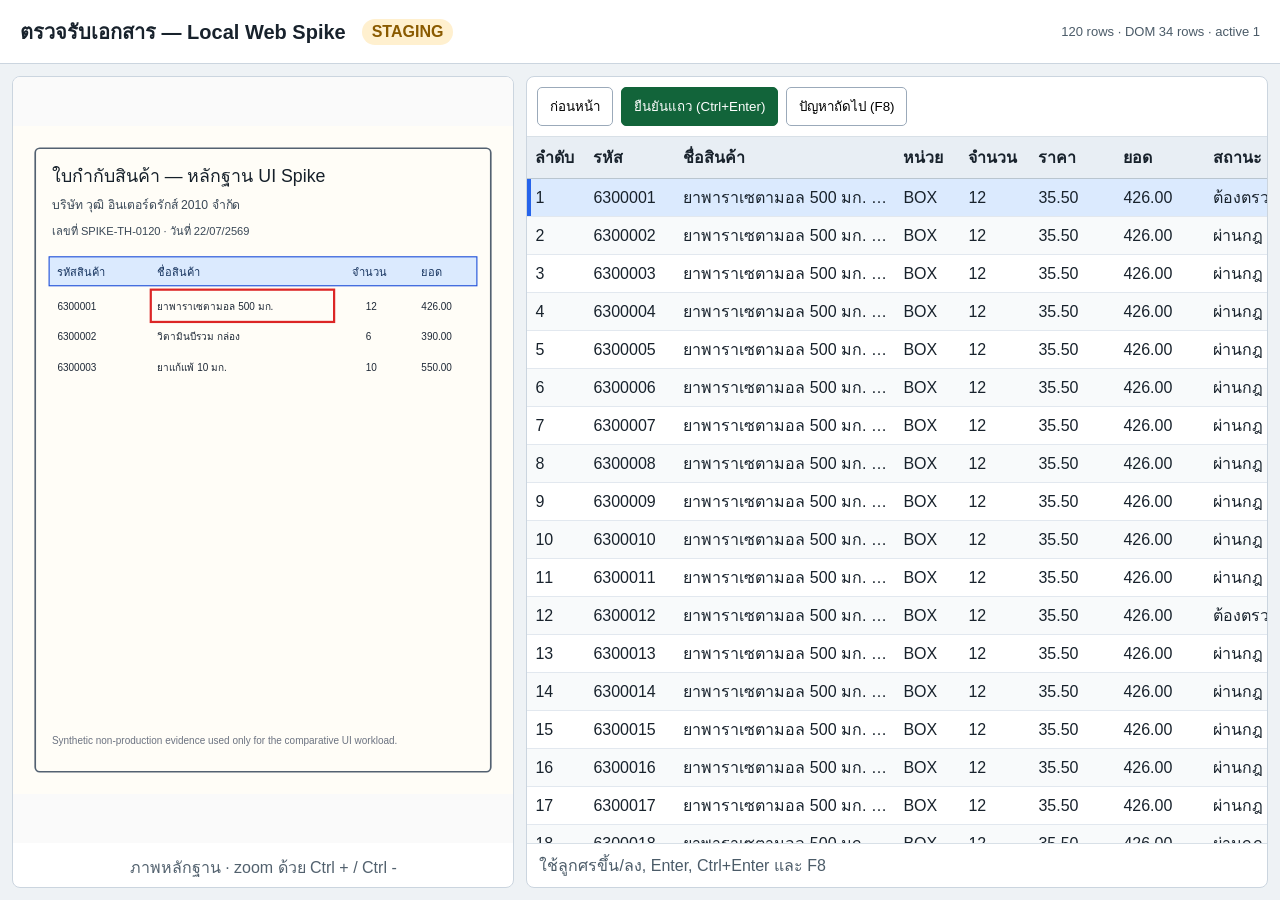
<file: spikes/ui_comparison/local_web/index.html>
<!doctype html>
<html lang="th">
<head>
  <meta charset="utf-8">
  <meta name="viewport" content="width=device-width,initial-scale=1">
  <title>OCR Inbound Local-Web Spike</title>
  <link rel="stylesheet" href="spike.css">
</head>
<body>
  <header><h1>ตรวจรับเอกสาร — Local Web Spike</h1><span class="badge">STAGING</span><output id="metrics"></output></header>
  <main>
    <section class="evidence"><img src="../evidence_invoice.svg" alt="ภาพต้นฉบับสำหรับหลักฐาน"><p>ภาพหลักฐาน · zoom ด้วย Ctrl + / Ctrl -</p></section>
    <section class="workspace">
      <div class="toolbar"><button id="previous">ก่อนหน้า</button><button id="confirm">ยืนยันแถว (Ctrl+Enter)</button><button id="next">ปัญหาถัดไป (F8)</button></div>
      <div id="grid" class="grid" role="grid" aria-label="รายการสินค้า 120 แถว" tabindex="0">
        <div class="grid-header" role="row"><span>ลำดับ</span><span>รหัส</span><span>ชื่อสินค้า</span><span>หน่วย</span><span>จำนวน</span><span>ราคา</span><span>ยอด</span><span>สถานะ</span></div>
        <div id="viewport" class="viewport"><div id="spacer"></div><div id="rows"></div></div>
      </div>
      <aside id="status" aria-live="polite">ใช้ลูกศรขึ้น/ลง, Enter, Ctrl+Enter และ F8</aside>
    </section>
  </main>
  <script src="spike.js"></script>
</body>
</html>
</file>
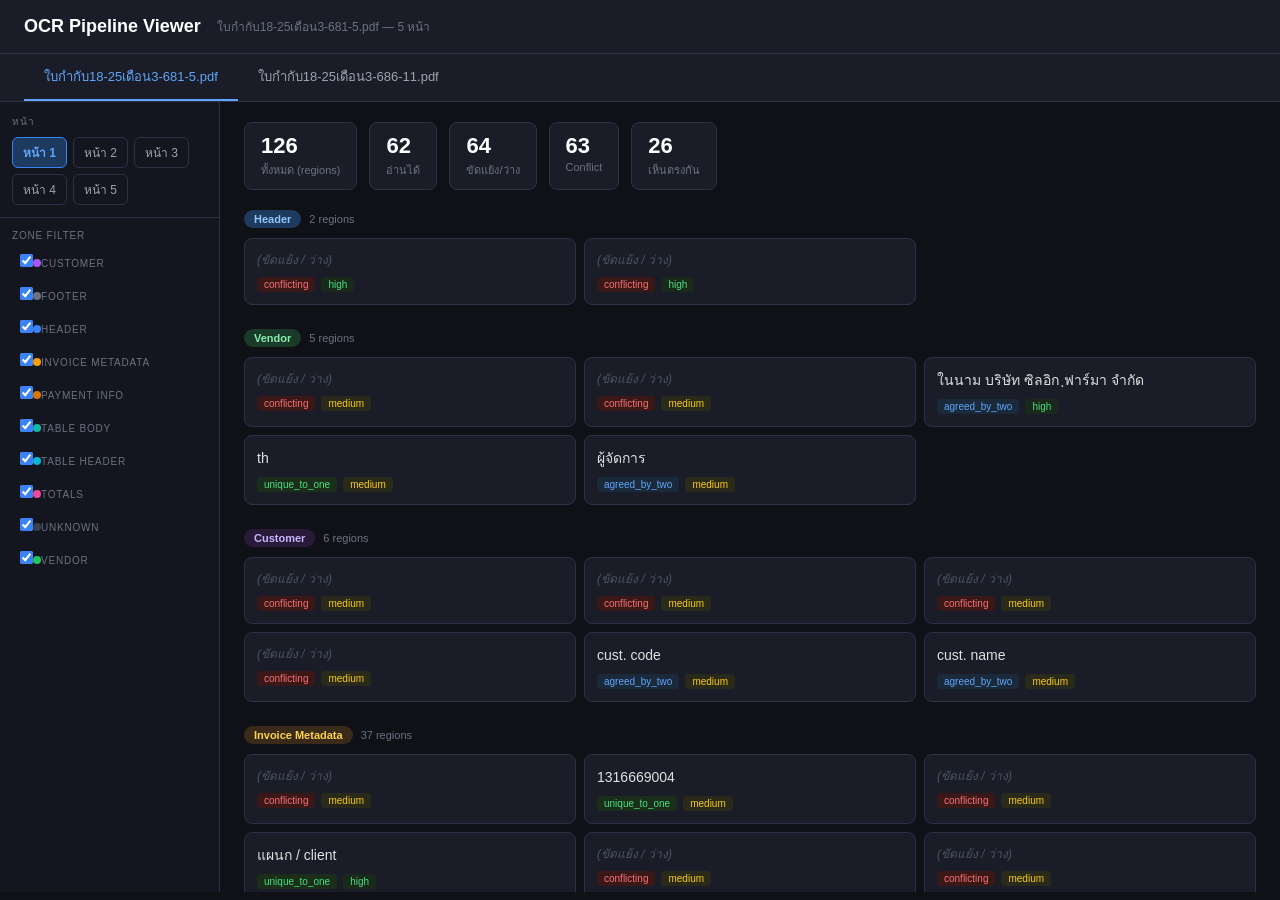
<file: ocr_viewer.html>
<!DOCTYPE html>
<html lang="th">
<head>
<meta charset="UTF-8">
<title>OCR Pipeline Viewer</title>
<style>
*{box-sizing:border-box;margin:0;padding:0}
body{font-family:'Segoe UI',Tahoma,sans-serif;background:#0f1117;color:#e0e0e0;min-height:100vh}
header{background:#1a1d27;border-bottom:1px solid #2d3148;padding:16px 24px;display:flex;align-items:center;gap:16px}
header h1{font-size:18px;font-weight:600;color:#fff}
header span{font-size:12px;color:#6b7280}
.file-tabs{display:flex;background:#1a1d27;border-bottom:1px solid #2d3148;padding:0 24px}
.file-tab{padding:12px 20px;cursor:pointer;font-size:13px;color:#9ca3af;border-bottom:2px solid transparent;transition:all .2s;white-space:nowrap;max-width:340px;overflow:hidden;text-overflow:ellipsis}
.file-tab:hover{color:#e0e0e0}
.file-tab.active{color:#60a5fa;border-bottom-color:#60a5fa}
.layout{display:flex;height:calc(100vh - 110px)}
.sidebar{width:220px;background:#13151f;border-right:1px solid #2d3148;display:flex;flex-direction:column;flex-shrink:0;overflow:hidden}
.sidebar-section{padding:12px;border-bottom:1px solid #2d3148}
.sidebar-section label{font-size:10px;text-transform:uppercase;letter-spacing:.08em;color:#6b7280;display:block;margin-bottom:8px}
.page-btns{display:flex;flex-wrap:wrap;gap:6px}
.page-btn{padding:5px 10px;border-radius:6px;border:1px solid #2d3148;background:transparent;color:#9ca3af;font-size:12px;cursor:pointer;transition:all .15s}
.page-btn:hover{border-color:#4b5563;color:#e0e0e0}
.page-btn.active{background:#1e3a5f;border-color:#3b82f6;color:#60a5fa;font-weight:600}
.zone-filters{padding:12px;flex:1;overflow-y:auto}
.zone-filters label{font-size:10px;text-transform:uppercase;letter-spacing:.08em;color:#6b7280;display:block;margin-bottom:8px}
.zone-chip{display:flex;align-items:center;gap:8px;padding:5px 8px;border-radius:5px;cursor:pointer;font-size:12px;color:#9ca3af;transition:background .15s;margin-bottom:2px}
.zone-chip:hover{background:#1e2235;color:#e0e0e0}
.zone-chip input{accent-color:#3b82f6}
.dot{width:8px;height:8px;border-radius:50%;flex-shrink:0;display:inline-block}
.main{flex:1;overflow-y:auto;padding:20px 24px}
.stats-bar{display:flex;gap:12px;margin-bottom:20px;flex-wrap:wrap}
.stat{background:#1a1d27;border:1px solid #2d3148;border-radius:8px;padding:10px 16px}
.stat .num{font-size:22px;font-weight:700;color:#fff}
.stat .lbl{font-size:11px;color:#6b7280;margin-top:2px}
.zone-section{margin-bottom:24px}
.zone-header{display:flex;align-items:center;gap:8px;margin-bottom:10px}
.zone-badge{font-size:11px;font-weight:600;padding:3px 10px;border-radius:20px}
.zone-count{font-size:11px;color:#6b7280}
.region-grid{display:grid;grid-template-columns:repeat(auto-fill,minmax(280px,1fr));gap:8px}
.region-card{background:#1a1d27;border:1px solid #2d3148;border-radius:8px;padding:12px;transition:border-color .15s}
.region-card:hover{border-color:#4b5563}
.region-card .text{font-size:14px;color:#e0e0e0;word-break:break-word;line-height:1.5;margin-bottom:8px}
.region-card .text.empty{color:#4b5563;font-style:italic;font-size:12px}
.region-card .meta{display:flex;gap:6px;flex-wrap:wrap}
.badge{font-size:10px;padding:2px 7px;border-radius:4px}
.conflict{background:#3b1818;color:#f87171}
.unique{background:#1a2e1a;color:#4ade80}
.agreed{background:#1a2a3b;color:#60a5fa}
.conf-high{background:#1a2a1a;color:#4ade80}
.conf-medium{background:#2a2a1a;color:#facc15}
.conf-low{background:#2a1a1a;color:#f87171}
.no-results{text-align:center;color:#4b5563;padding:60px 20px;font-size:14px}
::-webkit-scrollbar{width:6px}
::-webkit-scrollbar-track{background:transparent}
::-webkit-scrollbar-thumb{background:#2d3148;border-radius:3px}
</style>
</head>
<body>
<header>
  <h1>OCR Pipeline Viewer</h1>
  <span id="subtitle">Loading...</span>
</header>
<div class="file-tabs" id="fileTabs"></div>
<div class="layout">
  <div class="sidebar">
    <div class="sidebar-section">
      <label>หน้า</label>
      <div class="page-btns" id="pageBtns"></div>
    </div>
    <div class="zone-filters">
      <label>Zone Filter</label>
      <div id="zoneFilters"></div>
    </div>
  </div>
  <div class="main" id="main"></div>
</div>
<script>
const DATA=﻿{"files":[{"pages":5,"run_id":"18-25_3-681-5_a1752ee9b6","name":"ใบกำกับ18-25เดือน3-681-5.pdf","regions":[{"zone":"product_table_header","text":"ULINIM IUE","confidence":"medium","bbox":["32.0","0.0","322.0","26.0"],"classification":"unique_to_one","page":1},{"zone":"unknown","text":"วTสNZ","confidence":"low","bbox":["1627.0","0.0","1944.0","53.0"],"classification":"unique_to_one","page":1},{"zone":"header","text":"","confidence":"high","bbox":["0.0","34.0","1932.0","144.0"],"classification":"conflicting","page":1},{"zone":"vendor_info","text":"","confidence":"medium","bbox":["0.0","125.0","1126.0","172.0"],"classification":"conflicting","page":1},{"zone":"header","text":"","confidence":"high","bbox":["0.0","129.0","1956.0","537.9"],"classification":"conflicting","page":1},{"zone":"invoice_metadata","text":"","confidence":"medium","bbox":["1654.0","254.0","1786.0","306.0"],"classification":"conflicting","page":1},{"zone":"invoice_metadata","text":"1316669004","confidence":"medium","bbox":["1786.0","272.0","1965.0","308.0"],"classification":"unique_to_one","page":1},{"zone":"invoice_metadata","text":"","confidence":"medium","bbox":["1651.0","294.0","1965.0","385.0"],"classification":"conflicting","page":1},{"zone":"customer_info","text":"","confidence":"medium","bbox":["12.0","345.0","267.0","413.0"],"classification":"conflicting","page":1},{"zone":"invoice_metadata","text":"แผนก / client","confidence":"high","bbox":["1652.0","379.0","1785.0","404.0"],"classification":"unique_to_one","page":1},{"zone":"invoice_metadata","text":"","confidence":"medium","bbox":["1677.0","394.0","1948.0","472.0"],"classification":"conflicting","page":1},{"zone":"customer_info","text":"","confidence":"medium","bbox":["15.0","403.0","213.0","446.0"],"classification":"conflicting","page":1},{"zone":"invoice_metadata","text":"","confidence":"medium","bbox":["14.0","438.0","360.0","490.0"],"classification":"conflicting","page":1},{"zone":"invoice_metadata","text":"","confidence":"medium","bbox":["1677.0","460.0","1962.0","511.0"],"classification":"conflicting","page":1},{"zone":"invoice_metadata","text":"","confidence":"medium","bbox":["14.0","477.0","394.0","529.0"],"classification":"conflicting","page":1},{"zone":"invoice_metadata","text":"","confidence":"medium","bbox":["1343.0","479.0","1585.0","534.0"],"classification":"conflicting","page":1},{"zone":"invoice_metadata","text":"","confidence":"medium","bbox":["517.0","480.0","778.0","532.0"],"classification":"conflicting","page":1},{"zone":"invoice_metadata","text":"","confidence":"medium","bbox":["1677.0","499.0","1951.0","588.0"],"classification":"conflicting","page":1},{"zone":"customer_info","text":"","confidence":"medium","bbox":["10.0","516.0","169.0","599.0"],"classification":"conflicting","page":1},{"zone":"invoice_metadata","text":"ใบสั่งขาน","confidence":"medium","bbox":["205.0","519.0","322.0","565.0"],"classification":"agreed_by_two","page":1},{"zone":"invoice_metadata","text":"","confidence":"high","bbox":["901.0","519.0","1024.0","580.0"],"classification":"conflicting","page":1},{"zone":"invoice_metadata","text":"อ้างถึง","confidence":"medium","bbox":["518.0","521.0","598.0","568.0"],"classification":"agreed_by_two","page":1},{"zone":"invoice_metadata","text":"","confidence":"high","bbox":["1631.0","521.0","1795.0","585.0"],"classification":"conflicting","page":1},{"zone":"product_table_header","text":"","confidence":"medium","bbox":["1258.0","524.0","1419.0","586.0"],"classification":"conflicting","page":1},{"zone":"invoice_metadata","text":"OERL","confidence":"medium","bbox":["1536.0","528.0","1602.0","554.0"],"classification":"unique_to_one","page":1},{"zone":"invoice_metadata","text":"","confidence":"high","bbox":["1511.0","548.0","1630.0","586.0"],"classification":"conflicting","page":1},{"zone":"invoice_metadata","text":"rererence fo no.","confidence":"high","bbox":["478.0","558.0","638.0","597.0"],"classification":"agreed_by_two","page":1},{"zone":"invoice_metadata","text":"","confidence":"medium","bbox":["190.0","559.0","337.0","598.0"],"classification":"conflicting","page":1},{"zone":"invoice_metadata","text":"contract no","confidence":"high","bbox":["913.0","578.0","1009.0","599.0"],"classification":"unique_to_one","page":1},{"zone":"unknown","text":"bi.! collector cod.:","confidence":"low","bbox":["1257.0","580.0","1409.0","601.0"],"classification":"unique_to_one","page":1},{"zone":"invoice_metadata","text":"delivery route","confidence":"high","bbox":["1503.0","581.0","1615.0","608.0"],"classification":"unique_to_one","page":1},{"zone":"invoice_metadata","text":"payment tem","confidence":"medium","bbox":["1634.0","584.0","1747.0","604.0"],"classification":"unique_to_one","page":1},{"zone":"product_table_header","text":"","confidence":"high","bbox":["1746.0","585.0","1965.0","708.0"],"classification":"conflicting","page":1},{"zone":"product_table_header","text":"","confidence":"medium","bbox":["14.0","595.0","344.0","649.0"],"classification":"conflicting","page":1},{"zone":"product_table_header","text":"หน่วย","confidence":"high","bbox":["1173.0","597.0","1434.0","704.0"],"classification":"agreed_by_two","page":1},{"zone":"invoice_metadata","text":"","confidence":"medium","bbox":["1522.0","599.0","1588.0","653.0"],"classification":"conflicting","page":1},{"zone":"invoice_metadata","text":"Cash","confidence":"medium","bbox":["1645.0","599.0","1718.0","633.0"],"classification":"unique_to_one","page":1},{"zone":"unknown","text":"ราร","confidence":"low","bbox":["1631.0","622.0","1698.0","653.0"],"classification":"unique_to_one","page":1},{"zone":"product_table_header","text":"จำนวน","confidence":"high","bbox":["1016.1","633.0","1096.0","702.0"],"classification":"agreed_by_two","page":1},{"zone":"product_table_header","text":"รายการสินค้า","confidence":"high","bbox":["500.0","637.0","646.0","690.0"],"classification":"agreed_by_two","page":1},{"zone":"product_table_header","text":"รหัสสินค้า","confidence":"high","bbox":["22.0","638.0","161.0","691.0"],"classification":"agreed_by_two","page":1},{"zone":"product_table_header","text":"","confidence":"high","bbox":["1506.0","646.0","1711.0","705.0"],"classification":"conflicting","page":1},{"zone":"product_table_header","text":"ราคาขายรวม VAT","confidence":"high","bbox":["1307.0","647.0","1477.0","676.0"],"classification":"unique_to_one","page":1},{"zone":"product_table_header","text":"","confidence":"high","bbox":["1300.0","668.0","1472.0","706.0"],"classification":"conflicting","page":1},{"zone":"unknown","text":"","confidence":"low","bbox":["31.0","678.0","152.0","718.0"],"classification":"conflicting","page":1},{"zone":"product_table_header","text":"","confidence":"high","bbox":["499.0","679.0","650.0","722.0"],"classification":"conflicting","page":1},{"zone":"unknown","text":"quantiญ","confidence":"low","bbox":["1016.0","699.0","1088.0","724.0"],"classification":"unique_to_one","page":1},{"zone":"product_table_header","text":"unit price incl. vat","confidence":"high","bbox":["1302.0","699.0","1462.0","724.0"],"classification":"unique_to_one","page":1},{"zone":"product_table_header","text":"uom","confidence":"high","bbox":["1179.0","700.0","1229.0","721.0"],"classification":"unique_to_one","page":1},{"zone":"product_table_header","text":"unit price excl. vat","confidence":"high","bbox":["1518.0","702.0","1681.0","723.0"],"classification":"unique_to_one","page":1},{"zone":"unknown","text":"amount (babt)","confidence":"low","bbox":["1767.0","703.0","1885.0","728.0"],"classification":"unique_to_one","page":1},{"zone":"invoice_metadata","text":"","confidence":"medium","bbox":["10.0","713.0","571.0","769.0"],"classification":"conflicting","page":1},{"zone":"unknown","text":"","confidence":"low","bbox":["1081.0","713.0","1131.0","773.0"],"classification":"conflicting","page":1},{"zone":"unknown","text":"","confidence":"low","bbox":["1599.0","719.0","1719.0","775.0"],"classification":"conflicting","page":1},{"zone":"unknown","text":"","confidence":"low","bbox":["1383.0","721.0","1493.0","775.0"],"classification":"conflicting","page":1},{"zone":"product_table_header","text":"","confidence":"medium","bbox":["1804.0","721.0","1965.0","778.0"],"classification":"conflicting","page":1},{"zone":"unknown","text":"คัน","confidence":"low","bbox":["1142.0","735.0","1187.0","771.0"],"classification":"unique_to_one","page":1},{"zone":"product_table_header","text":"","confidence":"medium","bbox":["708.0","751.0","965.0","820.87"],"classification":"conflicting","page":1},{"zone":"product_table_header","text":"","confidence":"medium","bbox":["300.0","762.0","553.0","814.0"],"classification":"conflicting","page":1},{"zone":"unknown","text":"","confidence":"low","bbox":["167.0","797.0","458.0","849.0"],"classification":"conflicting","page":1},{"zone":"product_table_body","text":"4","confidence":"high","bbox":["1039.0","1076.0","1045.0","1085.0"],"classification":"unique_to_one","page":1},{"zone":"product_table_body","text":"..","confidence":"high","bbox":["1026.0","1131.0","1133.0","1174.0"],"classification":"unique_to_one","page":1},{"zone":"product_table_body","text":"o","confidence":"high","bbox":["1538.0","1164.0","1545.0","1171.0"],"classification":"unique_to_one","page":1},{"zone":"product_table_body","text":"2","confidence":"high","bbox":["1385.0","1189.0","1394.0","1195.0"],"classification":"unique_to_one","page":1},{"zone":"product_table_body","text":"กาี๋","confidence":"high","bbox":["1000.0","1211.0","1122.0","1250.0"],"classification":"unique_to_one","page":1},{"zone":"product_table_body","text":"ตดตามยอาะกนลหค้า และร้าระงนออนโกท","confidence":"high","bbox":["381.0","1537.0","887.0","1560.0"],"classification":"unique_to_one","page":1},{"zone":"product_table_body","text":"","confidence":"high","bbox":["258.0","1546.0","287.0","1557.0"],"classification":"unique_to_one","page":1},{"zone":"product_table_body","text":"","confidence":"high","bbox":["1283.0","1641.0","1491.0","1692.0"],"classification":"conflicting","page":1},{"zone":"product_table_body","text":"","confidence":"high","bbox":["1822.0","1645.0","1962.0","1693.0"],"classification":"conflicting","page":1},{"zone":"product_table_body","text":"หมายเหตฺหากท่านตรวจสอบแล้าพบว่าสินค้าหรือใบกากับภาษีไม่ถูกต้อง กรุณาแจ้งบริษัทฯ กายใน 3 วัน มิฉะนัน ปบริษัทฯ ขอสงวนสิทธริ","confidence":"high","bbox":["0.0","1650.0","1113.0","1700.0"],"classification":"agreed_by_two","page":1},{"zone":"payment_info","text":"ในการพิการณารับคืนสินค้าหรือเปลี่ยนแปลงเอกสาร กรุณาชำระเังนภายในกาหนดชาระโดยโอนเงินเข้าบัญชีตาที่ระบุโนเอกสารฉบับนี้ หรือ","confidence":"high","bbox":["0.0","1691.0","1145.0","1737.0"],"classification":"agreed_by_two","page":1},{"zone":"payment_info","text":"","confidence":"low","bbox":["0.0","1732.0","1216.0","1775.0"],"classification":"conflicting","page":1},{"zone":"vendor_info","text":"","confidence":"medium","bbox":["0.0","1768.0","1096.0","1814.0"],"classification":"conflicting","page":1},{"zone":"totals","text":"","confidence":"high","bbox":["1279.0","1803.0","1676.0","1853.0"],"classification":"conflicting","page":1},{"zone":"totals","text":"","confidence":"medium","bbox":["1795.0","1805.0","1965.0","1858.0"],"classification":"conflicting","page":1},{"zone":"footer","text":"","confidence":"high","bbox":["0.0","1814.0","362.0","1847.0"],"classification":"conflicting","page":1},{"zone":"footer","text":"","confidence":"high","bbox":["355.0","1816.0","592.0","1844.0"],"classification":"conflicting","page":1},{"zone":"footer","text":"","confidence":"high","bbox":["615.0","1817.0","1024.0","1850.79"],"classification":"conflicting","page":1},{"zone":"unknown","text":"","confidence":"low","bbox":["1279.0","1842.0","1353.0","1892.0"],"classification":"conflicting","page":1},{"zone":"totals","text":"","confidence":"medium","bbox":["1825.0","1846.0","1963.0","1901.0"],"classification":"conflicting","page":1},{"zone":"footer","text":"HIS FORM IS FOR INTERNAL USE ONLY. WHEN FILLED OUT, IT IS CLASSIFIED AS STRICTLY CONFIDENTIAL","confidence":"high","bbox":["0.0","1852.0","992.0","1885.0"],"classification":"agreed_by_two","page":1},{"zone":"footer","text":"","confidence":"medium","bbox":["160.0","1884.0","618.0","1927.0"],"classification":"conflicting","page":1},{"zone":"payment_info","text":"","confidence":"medium","bbox":["1279.0","1884.0","1571.0","1936.0"],"classification":"conflicting","page":1},{"zone":"totals","text":"รวมทั้งสิ้น","confidence":"high","bbox":["0.0","1886.0","124.0","1925.0"],"classification":"agreed_by_two","page":1},{"zone":"totals","text":"","confidence":"medium","bbox":["1795.0","1889.0","1960.0","1938.0"],"classification":"conflicting","page":1},{"zone":"payment_info","text":"หากท่านมีข้อสงสัยในด้านต่างๆ เช่น การช่าระเงิน","confidence":"high","bbox":["1263.0","1933.0","1672.0","1978.0"],"classification":"agreed_by_two","page":1},{"zone":"vendor_info","text":"ในนาม บริษัท ซิลอิก ฺฟาร์มา จำกัด","confidence":"high","bbox":["107.0","1938.0","398.0","1972.0"],"classification":"agreed_by_two","page":1},{"zone":"invoice_metadata","text":"","confidence":"medium","bbox":["892.0","1938.0","1150.0","1976.0"],"classification":"conflicting","page":1},{"zone":"payment_info","text":"กกรุณาติคต่อ lie czuelligphar๓acare","confidence":"medium","bbox":["1261.0","1976.0","1618.0","2017.0"],"classification":"agreed_by_two","page":1},{"zone":"vendor_info","text":"th","confidence":"medium","bbox":["208.0","1981.0","288.0","2050.0"],"classification":"unique_to_one","page":1},{"zone":"payment_info","text":"lne","confidence":"high","bbox":["1768.0","2010.0","1855.0","2042.0"],"classification":"agreed_by_two","page":1},{"zone":"payment_info","text":"หรือกดเพิ่มเพื่อนจาก or code","confidence":"high","bbox":["1262.0","2013.0","1523.0","2049.0"],"classification":"agreed_by_two","page":1},{"zone":"vendor_info","text":"ผู้จัดการ","confidence":"medium","bbox":["205.0","2070.0","295.0","2115.0"],"classification":"agreed_by_two","page":1},{"zone":"invoice_metadata","text":"ผู้ส่งของ/วันที่","confidence":"medium","bbox":["579.0","2072.0","695.0","2107.0"],"classification":"agreed_by_two","page":1},{"zone":"invoice_metadata","text":"ผู้รับของวันที่","confidence":"medium","bbox":["956.0","2073.0","1083.0","2113.0"],"classification":"agreed_by_two","page":1},{"zone":"totals","text":"","confidence":"medium","bbox":["1198.0","2135.0","1473.0","2176.0"],"classification":"conflicting","page":1},{"zone":"totals","text":"","confidence":"medium","bbox":["1821.0","2256.0","1959.0","2297.0"],"classification":"conflicting","page":1},{"zone":"payment_info","text":"","confidence":"high","bbox":["0.0","2287.0","1087.0","2401.0"],"classification":"conflicting","page":1},{"zone":"invoice_metadata","text":"เลขที่บิล","confidence":"medium","bbox":["1234.0","2292.0","1330.0","2336.0"],"classification":"agreed_by_two","page":1},{"zone":"invoice_metadata","text":"ลงวันที่","confidence":"medium","bbox":["1578.0","2292.0","1670.0","2334.0"],"classification":"agreed_by_two","page":1},{"zone":"invoice_metadata","text":"","confidence":"medium","bbox":["1680.0","2298.0","1874.0","2339.0"],"classification":"conflicting","page":1},{"zone":"invoice_metadata","text":"","confidence":"medium","bbox":["1341.0","2299.0","1522.0","2340.0"],"classification":"conflicting","page":1},{"zone":"invoice_metadata","text":"จำนวนเง็น","confidence":"medium","bbox":["1578.0","2336.0","1696.0","2378.0"],"classification":"agreed_by_two","page":1},{"zone":"customer_info","text":"","confidence":"medium","bbox":["1338.0","2337.0","1459.0","2383.0"],"classification":"conflicting","page":1},{"zone":"invoice_metadata","text":"","confidence":"medium","bbox":["1701.0","2339.0","1843.0","2383.0"],"classification":"conflicting","page":1},{"zone":"invoice_metadata","text":"แผนก","confidence":"medium","bbox":["1234.0","2340.0","1310.0","2376.0"],"classification":"agreed_by_two","page":1},{"zone":"invoice_metadata","text":"","confidence":"medium","bbox":["1448.0","2376.0","1601.0","2421.0"],"classification":"conflicting","page":1},{"zone":"customer_info","text":"cust. code","confidence":"medium","bbox":["1234.0","2377.0","1348.0","2419.0"],"classification":"agreed_by_two","page":1},{"zone":"payment_info","text":"","confidence":"medium","bbox":["5.0","2392.0","1041.0","2529.0"],"classification":"conflicting","page":1},{"zone":"invoice_metadata","text":"","confidence":"medium","bbox":["1444.0","2412.0","1861.0","2466.0"],"classification":"conflicting","page":1},{"zone":"customer_info","text":"cust. name","confidence":"medium","bbox":["1235.0","2420.0","1353.0","2461.0"],"classification":"agreed_by_two","page":1},{"zone":"totals","text":"","confidence":"medium","bbox":["1444.0","2498.0","1635.0","2615.0"],"classification":"conflicting","page":1},{"zone":"payment_info","text":"b c coce","confidence":"medium","bbox":["1232.0","2499.0","1315.0","2526.0"],"classification":"unique_to_one","page":1},{"zone":"payment_info","text":"","confidence":"high","bbox":["13.0","2515.0","678.0","2568.0"],"classification":"conflicting","page":1},{"zone":"payment_info","text":"B/C code","confidence":"medium","bbox":["1249.0","2515.0","1339.0","2547.0"],"classification":"unique_to_one","page":1},{"zone":"payment_info","text":"cust. ref. no","confidence":"high","bbox":["1232.0","2538.0","1347.0","2562.0"],"classification":"unique_to_one","page":1},{"zone":"payment_info","text":"Cust. Ref. No.1","confidence":"high","bbox":["1253.0","2561.0","1382.0","2585.0"],"classification":"unique_to_one","page":1},{"zone":"payment_info","text":"","confidence":"high","bbox":["0.0","2568.0","491.0","2609.0"],"classification":"conflicting","page":1},{"zone":"payment_info","text":"cust. ref. .no.2","confidence":"high","bbox":["1233.0","2578.0","1362.0","2604.0"],"classification":"unique_to_one","page":1},{"zone":"payment_info","text":"amount in cash","confidence":"high","bbox":["8.0","2602.0","1397.0","2753.0"],"classification":"agreed_by_two","page":1},{"zone":"totals","text":": 1316669004","confidence":"medium","bbox":["1454.0","2603.0","1643.0","2642.0"],"classification":"unique_to_one","page":1},{"zone":"payment_info","text":"บาท","confidence":"low","bbox":["1878.0","2624.0","1917.0","2644.0"],"classification":"unique_to_one","page":1},{"zone":"payment_info","text":"บาท","confidence":"low","bbox":["1925.0","2640.0","1966.0","2667.0"],"classification":"unique_to_one","page":1},{"zone":"payment_info","text":"bant","confidence":"low","bbox":["1875.0","2664.0","1919.0","2685.0"],"classification":"unique_to_one","page":1},{"zone":"payment_info","text":"Bah","confidence":"low","bbox":["1928.0","2689.0","1966.0","2717.0"],"classification":"unique_to_one","page":1},{"zone":"payment_info","text":"ธบาคาร/เกาน์เตอร์เซอร์วิส/ที่ทำการไปรษณีย์ไทย)","confidence":"medium","bbox":["196.0","2747.0","598.0","2787.0"],"classification":"unique_to_one","page":1},{"zone":"product_table_header","text":"","confidence":"medium","bbox":["0.0","0.0","3865.0","505.89"],"classification":"conflicting","page":2},{"zone":"header","text":"ZUELLIG","confidence":"high","bbox":["1632.0","0.0","1939.0","47.0"],"classification":"unique_to_one","page":2},{"zone":"header","text":"","confidence":"high","bbox":["1617.0","40.0","1933.0","116.0"],"classification":"conflicting","page":2},{"zone":"invoice_metadata","text":"9226721560 641","confidence":"medium","bbox":["513.0","447.0","768.0","493.0"],"classification":"unique_to_one","page":2},{"zone":"invoice_metadata","text":"","confidence":"medium","bbox":["14.0","452.0","374.0","496.0"],"classification":"conflicting","page":2},{"zone":"invoice_metadata","text":"6226466760 \u0027301","confidence":"medium","bbox":["1351.0","457.0","1590.0","492.0"],"classification":"unique_to_one","page":2},{"zone":"invoice_metadata","text":"","confidence":"medium","bbox":["1679.0","458.0","1964.0","506.0"],"classification":"conflicting","page":2},{"zone":"invoice_metadata","text":"","confidence":"medium","bbox":["19.0","492.0","401.0","553.0"],"classification":"conflicting","page":2},{"zone":"unknown","text":"","confidence":"low","bbox":["882.0","495.0","1224.0","544.0"],"classification":"conflicting","page":2},{"zone":"invoice_metadata","text":"1$51?29??$","confidence":"medium","bbox":["615.0","499.0","782.0","538.0"],"classification":"unique_to_one","page":2},{"zone":"invoice_metadata","text":"","confidence":"medium","bbox":["513.0","500.0","592.0","545.0"],"classification":"conflicting","page":2},{"zone":"unknown","text":"","confidence":"low","bbox":["1268.0","504.0","1421.0","546.0"],"classification":"conflicting","page":2},{"zone":"invoice_metadata","text":"","confidence":"medium","bbox":["1650.0","507.0","1953.0","549.0"],"classification":"conflicting","page":2},{"zone":"invoice_metadata","text":"","confidence":"medium","bbox":["1416.0","508.0","1607.0","545.0"],"classification":"conflicting","page":2},{"zone":"customer_info","text":"","confidence":"medium","bbox":["8.0","540.0","169.0","588.0"],"classification":"conflicting","page":2},{"zone":"invoice_metadata","text":"","confidence":"high","bbox":["904.0","540.0","1024.0","593.0"],"classification":"conflicting","page":2},{"zone":"invoice_metadata","text":"","confidence":"medium","bbox":["186.0","544.0","330.0","582.0"],"classification":"conflicting","page":2},{"zone":"invoice_metadata","text":"","confidence":"high","bbox":["474.0","544.0","627.0","583.0"],"classification":"conflicting","page":2},{"zone":"product_table_header","text":"","confidence":"medium","bbox":["1260.0","545.0","1420.0","587.0"],"classification":"conflicting","page":2},{"zone":"invoice_metadata","text":"","confidence":"high","bbox":["1513.0","547.0","1635.0","589.0"],"classification":"conflicting","page":2},{"zone":"invoice_metadata","text":"","confidence":"high","bbox":["1635.0","547.0","1772.0","589.0"],"classification":"conflicting","page":2},{"zone":"invoice_metadata","text":"","confidence":"medium","bbox":["1793.0","551.0","1966.0","621.0"],"classification":"conflicting","page":2},{"zone":"product_table_header","text":"","confidence":"medium","bbox":["1186.0","577.0","1434.0","618.0"],"classification":"conflicting","page":2},{"zone":"product_table_header","text":"","confidence":"medium","bbox":["146.0","582.0","345.0","621.0"],"classification":"conflicting","page":2},{"zone":"invoice_metadata","text":"","confidence":"medium","bbox":["1505.0","582.0","1619.0","623.0"],"classification":"conflicting","page":2},{"zone":"customer_info","text":"","confidence":"high","bbox":["16.0","584.0","174.0","616.0"],"classification":"conflicting","page":2},{"zone":"invoice_metadata","text":"","confidence":"medium","bbox":["1636.0","584.0","1752.0","624.0"],"classification":"conflicting","page":2},{"zone":"invoice_metadata","text":"refererre po no","confidence":"medium","bbox":["499.0","591.0","638.0","612.0"],"classification":"unique_to_one","page":2},{"zone":"invoice_metadata","text":"contar. ne.","confidence":"medium","bbox":["915.0","595.0","1015.0","612.0"],"classification":"unique_to_one","page":2},{"zone":"product_table_header","text":"","confidence":"high","bbox":["23.0","615.0","353.0","672.0"],"classification":"conflicting","page":2},{"zone":"product_table_header","text":"จำนวน","confidence":"high","bbox":["1016.0","625.0","1097.0","665.0"],"classification":"unique_to_one","page":2},{"zone":"product_table_header","text":"","confidence":"high","bbox":["1174.0","626.0","1478.0","669.0"],"classification":"conflicting","page":2},{"zone":"product_table_header","text":"รายการสินค้า","confidence":"high","bbox":["501.0","628.0","638.0","673.0"],"classification":"unique_to_one","page":2},{"zone":"product_table_header","text":"","confidence":"high","bbox":["1769.0","630.0","1940.0","672.0"],"classification":"conflicting","page":2},{"zone":"product_table_header","text":"","confidence":"high","bbox":["1521.0","631.0","1715.0","667.0"],"classification":"conflicting","page":2},{"zone":"product_table_header","text":"","confidence":"high","bbox":["1014.0","663.0","1097.0","705.0"],"classification":"conflicting","page":2},{"zone":"product_table_header","text":"","confidence":"high","bbox":["32.0","668.0","165.0","702.0"],"classification":"conflicting","page":2},{"zone":"product_table_header","text":"","confidence":"high","bbox":["1175.0","669.0","1239.0","707.0"],"classification":"conflicting","page":2},{"zone":"product_table_header","text":"","confidence":"high","bbox":["497.0","670.0","650.0","704.0"],"classification":"conflicting","page":2},{"zone":"product_table_header","text":"","confidence":"high","bbox":["1507.0","674.0","1702.0","713.0"],"classification":"conflicting","page":2},{"zone":"product_table_header","text":"","confidence":"high","bbox":["1302.0","676.0","1472.0","709.0"],"classification":"conflicting","page":2},{"zone":"product_table_header","text":"","confidence":"high","bbox":["1750.0","678.0","1915.0","713.0"],"classification":"conflicting","page":2},{"zone":"invoice_metadata","text":"140","confidence":"medium","bbox":["1082.0","702.0","1131.0","739.0"],"classification":"unique_to_one","page":2},{"zone":"product_table_header","text":"","confidence":"high","bbox":["164.0","703.0","655.0","748.0"],"classification":"conflicting","page":2},{"zone":"unknown","text":"","confidence":"low","bbox":["14.0","705.0","157.0","739.0"],"classification":"conflicting","page":2},{"zone":"product_table_header","text":"","confidence":"high","bbox":["1519.0","707.0","1720.0","743.0"],"classification":"conflicting","page":2},{"zone":"product_table_header","text":"","confidence":"high","bbox":["1306.0","709.0","1493.0","742.0"],"classification":"conflicting","page":2},{"zone":"product_table_header","text":"","confidence":"high","bbox":["1151.0","710.0","1231.0","739.0"],"classification":"conflicting","page":2},{"zone":"product_table_header","text":"quantity","confidence":"high","bbox":["1018.0","711.0","1093.0","738.0"],"classification":"unique_to_one","page":2},{"zone":"invoice_metadata","text":"476.00","confidence":"medium","bbox":["1857.0","711.0","1965.0","742.0"],"classification":"unique_to_one","page":2},{"zone":"product_table_header","text":"","confidence":"high","bbox":["1772.0","718.0","1889.0","742.0"],"classification":"conflicting","page":2},{"zone":"unknown","text":"7!718258","confidence":"low","bbox":["51.0","732.0","190.0","769.0"],"classification":"unique_to_one","page":2},{"zone":"invoice_metadata","text":"21/09/2026","confidence":"medium","bbox":["785.0","739.0","962.0","784.0"],"classification":"unique_to_one","page":2},{"zone":"unknown","text":"โรเซาม","confidence":"low","bbox":["198.0","740.0","315.0","768.0"],"classification":"unique_to_one","page":2},{"zone":"product_table_header","text":"","confidence":"medium","bbox":["302.0","740.0","524.0","787.0"],"classification":"conflicting","page":2},{"zone":"unknown","text":"วา","confidence":"low","bbox":["535.0","740.0","574.0","770.0"],"classification":"unique_to_one","page":2},{"zone":"unknown","text":"{a5","confidence":"low","bbox":["583.0","744.0","635.0","770.0"],"classification":"unique_to_one","page":2},{"zone":"unknown","text":"ทน","confidence":"low","bbox":["1088.0","744.0","1129.0","777.0"],"classification":"unique_to_one","page":2},{"zone":"unknown","text":"Exp.","confidence":"low","bbox":["712.0","748.0","785.0","782.0"],"classification":"unique_to_one","page":2},{"zone":"unknown","text":"ใช. 4ุ*","confidence":"low","bbox":["1384.0","749.0","1486.0","779.0"],"classification":"unique_to_one","page":2},{"zone":"invoice_metadata","text":"436. 30","confidence":"medium","bbox":["1600.0","749.0","1704.0","781.0"],"classification":"unique_to_one","page":2},{"zone":"unknown","text":"จ.บร.ธf","confidence":"low","bbox":["1805.0","751.0","1937.0","783.0"],"classification":"unique_to_one","page":2},{"zone":"product_table_header","text":"","confidence":"medium","bbox":["168.0","776.0","567.0","849.0"],"classification":"conflicting","page":2},{"zone":"unknown","text":"ewp.","confidence":"low","bbox":["718.0","779.0","788.0","818.0"],"classification":"unique_to_one","page":2},{"zone":"invoice_metadata","text":"41/09/5326","confidence":"medium","bbox":["800.0","780.0","969.0","819.0"],"classification":"unique_to_one","page":2},{"zone":"product_table_body","text":"#ว. :","confidence":"high","bbox":["270.14","812.15","348.86","855.85"],"classification":"unique_to_one","page":2},{"zone":"product_table_body","text":"ยาก0ร0ฎบ27วรร","confidence":"high","bbox":["353.0","814.0","591.0","855.0"],"classification":"unique_to_one","page":2},{"zone":"product_table_body","text":"(001101","confidence":"high","bbox":["785.0","1550.0","888.0","1567.0"],"classification":"unique_to_one","page":2},{"zone":"product_table_body","text":"nuoy","confidence":"high","bbox":["548.0","1551.0","619.0","1569.0"],"classification":"unique_to_one","page":2},{"zone":"product_table_body","text":"","confidence":"high","bbox":["1282.0","1650.0","1487.0","1700.0"],"classification":"conflicting","page":2},{"zone":"product_table_body","text":"","confidence":"high","bbox":["1796.0","1657.0","1960.0","1706.0"],"classification":"conflicting","page":2},{"zone":"product_table_body","text":"หมายเหตุ หากท่านตรวจสอบแล้วพบว่าสินค้าหรือใบกำกับภาษีไม่ถูกต้อง กรุฌาแจ้งบริษัทๆ ภายใิน 3 วัน มิฉะนั้น บริษัทศ ขอสงวันสึทธิ์","confidence":"high","bbox":["0.0","1660.0","1113.0","1712.0"],"classification":"agreed_by_two","page":2},{"zone":"payment_info","text":"ในการพิจารณารับคืนสินค้าหรือเปลี่ยนแปลงเอกสาร กรุณาชำระเงินกายในกำาหนดชำระโดยโอนเงินเข้าบัญชีตามที่ระบุในเอกสารฉบับนี้ หรือ","confidence":"high","bbox":["0.0","1706.0","1142.0","1753.0"],"classification":"agreed_by_two","page":2},{"zone":"payment_info","text":"","confidence":"low","bbox":["0.0","1744.0","1215.0","1791.0"],"classification":"conflicting","page":2},{"zone":"payment_info","text":"","confidence":"high","bbox":["0.0","1778.0","1094.0","1827.0"],"classification":"conflicting","page":2},{"zone":"totals","text":"","confidence":"high","bbox":["1279.0","1814.0","1675.0","1864.0"],"classification":"conflicting","page":2},{"zone":"totals","text":"","confidence":"medium","bbox":["1815.0","1815.0","1966.0","1868.0"],"classification":"conflicting","page":2},{"zone":"footer","text":"","confidence":"high","bbox":["365.0","1828.0","592.0","1859.0"],"classification":"conflicting","page":2},{"zone":"footer","text":"","confidence":"high","bbox":["226.0","1829.0","336.0","1856.0"],"classification":"conflicting","page":2},{"zone":"footer","text":"","confidence":"high","bbox":["606.0","1829.0","763.0","1862.86"],"classification":"conflicting","page":2},{"zone":"footer","text":"","confidence":"high","bbox":["0.0","1832.0","220.0","1858.0"],"classification":"conflicting","page":2},{"zone":"footer","text":"","confidence":"high","bbox":["783.0","1833.0","1000.0","1861.0"],"classification":"conflicting","page":2},{"zone":"payment_info","text":"","confidence":"medium","bbox":["1282.0","1854.0","1351.0","1898.0"],"classification":"conflicting","page":2},{"zone":"totals","text":"383. 32","confidence":"medium","bbox":["1824.0","1860.0","1963.0","1913.0"],"classification":"agreed_by_two","page":2},{"zone":"footer","text":"THIS FORM IS FOR INTERNAL USE ONLY. WHEN FILLED OUT, IT IS CLASSIFIED AS STRICTLY CONFIDENTIAL","confidence":"high","bbox":["0.0","1868.0","988.0","1898.0"],"classification":"agreed_by_two","page":2},{"zone":"totals","text":"รวมทั่งสิ้น","confidence":"high","bbox":["0.0","1895.0","120.0","1938.0"],"classification":"agreed_by_two","page":2},{"zone":"payment_info","text":"","confidence":"medium","bbox":["1279.0","1897.0","1568.0","1943.0"],"classification":"conflicting","page":2},{"zone":"totals","text":"","confidence":"medium","bbox":["1819.0","1901.0","1959.0","1945.0"],"classification":"conflicting","page":2},{"zone":"footer","text":"","confidence":"medium","bbox":["566.0","1903.0","716.0","1931.0"],"classification":"conflicting","page":2},{"zone":"vendor_info","text":"ในนาม บริษัท ซิลลิด ฟาร์มา จำกัด","confidence":"high","bbox":["101.0","1953.0","396.0","1988.0"],"classification":"agreed_by_two","page":2},{"zone":"payment_info","text":"หากท่านมีข้อสงสัยในด้านต่างๆ เช่น การชำระเงิน","confidence":"high","bbox":["1263.0","1955.0","1673.0","1993.0"],"classification":"agreed_by_two","page":2},{"zone":"invoice_metadata","text":"ใจ้รับสินค้าถูกค้องเรียบร้อขแล้ว","confidence":"medium","bbox":["889.0","1956.0","1146.0","1994.0"],"classification":"agreed_by_two","page":2},{"zone":"payment_info","text":"กกรุณาติคต่อ line czuelligpharmacare","confidence":"medium","bbox":["1263.0","1994.0","1619.0","2030.0"],"classification":"agreed_by_two","page":2},{"zone":"payment_info","text":"หรือกดเพิ่มเพื่อนฉาก or code","confidence":"high","bbox":["1262.0","2028.0","1522.0","2066.0"],"classification":"agreed_by_two","page":2},{"zone":"payment_info","text":"","confidence":"high","bbox":["1768.0","2031.0","1856.0","2059.0"],"classification":"conflicting","page":2},{"zone":"vendor_info","text":"ผู้วัดการ","confidence":"medium","bbox":["197.0","2088.0","293.0","2128.0"],"classification":"agreed_by_two","page":2},{"zone":"footer","text":"ผู้ส่งของ/วันพี","confidence":"medium","bbox":["570.0","2089.0","696.0","2128.0"],"classification":"agreed_by_two","page":2},{"zone":"invoice_metadata","text":"ผู้รับของ/วันที่","confidence":"medium","bbox":["956.0","2090.0","1078.0","2132.0"],"classification":"agreed_by_two","page":2},{"zone":"totals","text":"","confidence":"medium","bbox":["1199.0","2144.0","1468.0","2189.0"],"classification":"conflicting","page":2},{"zone":"totals","text":"","confidence":"medium","bbox":["1820.0","2273.0","1957.0","2318.0"],"classification":"conflicting","page":2},{"zone":"payment_info","text":"เลือก *สแกนจ่าย\" โดยใช้บาร์โค้ดสำหรับการชำระเงินค้านล่างร้ายมือ","confidence":"high","bbox":["0.0","2298.0","1077.0","2412.0"],"classification":"agreed_by_two","page":2},{"zone":"customer_info","text":"","confidence":"medium","bbox":["1338.0","2307.0","1514.0","2359.0"],"classification":"conflicting","page":2},{"zone":"invoice_metadata","text":"ลงวันที่","confidence":"medium","bbox":["1576.0","2308.0","1667.0","2359.0"],"classification":"agreed_by_two","page":2},{"zone":"invoice_metadata","text":"","confidence":"medium","bbox":["1677.0","2309.0","1869.0","2362.0"],"classification":"conflicting","page":2},{"zone":"customer_info","text":"","confidence":"medium","bbox":["1234.0","2310.0","1325.0","2359.0"],"classification":"conflicting","page":2},{"zone":"customer_info","text":"","confidence":"medium","bbox":["1339.0","2349.0","1448.0","2400.0"],"classification":"conflicting","page":2},{"zone":"invoice_metadata","text":"จำนวนเงิน ธ ,85\". 32","confidence":"medium","bbox":["1578.0","2353.0","1836.0","2404.0"],"classification":"agreed_by_two","page":2},{"zone":"customer_info","text":"แผนก","confidence":"medium","bbox":["1235.0","2357.0","1289.0","2376.0"],"classification":"unique_to_one","page":2},{"zone":"customer_info","text":"แผนก","confidence":"medium","bbox":["1245.0","2371.0","1303.0","2397.0"],"classification":"unique_to_one","page":2},{"zone":"invoice_metadata","text":"","confidence":"medium","bbox":["1429.0","2387.0","1749.0","2485.0"],"classification":"conflicting","page":2},{"zone":"customer_info","text":"cust. code","confidence":"medium","bbox":["1234.0","2393.0","1330.0","2418.0"],"classification":"unique_to_one","page":2},{"zone":"payment_info","text":"","confidence":"medium","bbox":["3.0","2408.0","1032.46","2541.0"],"classification":"conflicting","page":2},{"zone":"customer_info","text":"Cust. Code","confidence":"medium","bbox":["1245.0","2412.0","1342.0","2440.0"],"classification":"unique_to_one","page":2},{"zone":"customer_info","text":"cust. name","confidence":"medium","bbox":["1234.0","2434.0","1334.0","2458.0"],"classification":"unique_to_one","page":2},{"zone":"invoice_metadata","text":"เอลซี หรัV (1983) จำทล","confidence":"medium","bbox":["1534.0","2448.0","1854.0","2486.0"],"classification":"unique_to_one","page":2},{"zone":"customer_info","text":"Cust. Name","confidence":"medium","bbox":["1246.0","2455.0","1346.0","2480.0"],"classification":"unique_to_one","page":2},{"zone":"totals","text":"\"ว92000171","confidence":"medium","bbox":["1442.0","2507.0","1609.0","2543.0"],"classification":"unique_to_one","page":2},{"zone":"payment_info","text":"b c cote","confidence":"medium","bbox":["1235.0","2516.0","1313.0","2537.0"],"classification":"unique_to_one","page":2},{"zone":"payment_info","text":"","confidence":"high","bbox":["8.0","2529.0","670.0","2577.0"],"classification":"conflicting","page":2},{"zone":"totals","text":"","confidence":"medium","bbox":["1443.0","2533.0","1628.0","2583.0"],"classification":"conflicting","page":2},{"zone":"payment_info","text":"","confidence":"high","bbox":["1235.0","2535.0","1361.0","2576.0"],"classification":"conflicting","page":2},{"zone":"totals","text":"","confidence":"medium","bbox":["1443.0","2575.0","1608.0","2621.0"],"classification":"conflicting","page":2},{"zone":"payment_info","text":"cust. ref. no.2","confidence":"high","bbox":["1231.0","2576.0","1378.0","2619.0"],"classification":"agreed_by_two","page":2},{"zone":"payment_info","text":"","confidence":"high","bbox":["0.0","2578.37","291.0","2618.63"],"classification":"conflicting","page":2},{"zone":"payment_info","text":"และระบุเลขบัญชี 000-6-11762-7","confidence":"high","bbox":["211.0","2582.0","487.0","2614.0"],"classification":"unique_to_one","page":2},{"zone":"payment_info","text":"","confidence":"high","bbox":["11.0","2618.0","1380.0","2665.0"],"classification":"conflicting","page":2},{"zone":"totals","text":": 1316671455","confidence":"medium","bbox":["1446.0","2619.0","1632.0","2657.0"],"classification":"unique_to_one","page":2},{"zone":"payment_info","text":"บาท","confidence":"low","bbox":["1878.0","2640.0","1919.0","2661.0"],"classification":"unique_to_one","page":2},{"zone":"payment_info","text":"","confidence":"high","bbox":["2.0","2652.0","1369.0","2764.0"],"classification":"conflicting","page":2},{"zone":"payment_info","text":"บาท","confidence":"low","bbox":["1923.0","2673.0","1966.0","2700.0"],"classification":"unique_to_one","page":2},{"zone":"payment_info","text":"baht","confidence":"low","bbox":["1874.0","2680.0","1920.0","2704.0"],"classification":"unique_to_one","page":2},{"zone":"payment_info","text":"Amount in Cash","confidence":"high","bbox":["1249.0","2707.0","1391.0","2739.0"],"classification":"unique_to_one","page":2},{"zone":"payment_info","text":"Bah","confidence":"low","bbox":["1920.0","2717.0","1966.0","2756.0"],"classification":"unique_to_one","page":2},{"zone":"payment_info","text":"แออร์เซอร์วิส/ที่ทำการไปรษณีย์ไทย)","confidence":"medium","bbox":["295.0","2755.0","589.0","2786.0"],"classification":"unique_to_one","page":2},{"zone":"vendor_info","text":"(MHIMLAUMLN) UULE MUICIMI UFSTT","confidence":"medium","bbox":["440.0","1.0","1229.0","51.0"],"classification":"unique_to_one","page":3},{"zone":"unknown","text":"เอกสารออกเป็นชุด","confidence":"low","bbox":["1652.0","42.0","1923.0","98.0"],"classification":"unique_to_one","page":3},{"zone":"vendor_info","text":"","confidence":"high","bbox":["440.0","45.0","1227.0","114.0"],"classification":"conflicting","page":3},{"zone":"product_table_header","text":"ไ.","confidence":"medium","bbox":["191.0","48.0","380.0","239.0"],"classification":"unique_to_one","page":3},{"zone":"invoice_metadata","text":"","confidence":"medium","bbox":["441.0","100.0","3828.0","719.0"],"classification":"conflicting","page":3},{"zone":"product_table_header","text":"","confidence":"medium","bbox":["49.0","211.0","430.0","304.0"],"classification":"conflicting","page":3},{"zone":"customer_info","text":"รหัสลูกค้า","confidence":"high","bbox":["30.0","436.0","262.0","515.0"],"classification":"agreed_by_two","page":3},{"zone":"customer_info","text":"Code","confidence":"medium","bbox":["29.0","485.0","110.0","522.0"],"classification":"unique_to_one","page":3},{"zone":"product_table_header","text":"","confidence":"medium","bbox":["228.0","491.0","454.0","543.0"],"classification":"conflicting","page":3},{"zone":"customer_info","text":"นามลูกค้า","confidence":"high","bbox":["32.0","520.0","259.0","587.0"],"classification":"agreed_by_two","page":3},{"zone":"vendor_info","text":"","confidence":"high","bbox":["234.0","553.0","828.0","627.0"],"classification":"conflicting","page":3},{"zone":"vendor_info","text":"Name","confidence":"medium","bbox":["32.0","564.0","118.0","601.0"],"classification":"unique_to_one","page":3},{"zone":"vendor_info","text":"ทีอยู่","confidence":"medium","bbox":["110.0","595.0","181.0","638.0"],"classification":"unique_to_one","page":3},{"zone":"vendor_info","text":"","confidence":"medium","bbox":["234.0","630.0","1105.0","704.0"],"classification":"conflicting","page":3},{"zone":"vendor_info","text":"address","confidence":"high","bbox":["109.0","633.0","200.0","661.0"],"classification":"unique_to_one","page":3},{"zone":"vendor_info","text":"Address","confidence":"high","bbox":["33.0","647.0","146.0","684.0"],"classification":"unique_to_one","page":3},{"zone":"invoice_metadata","text":"","confidence":"medium","bbox":["34.0","686.0","604.0","768.0"],"classification":"conflicting","page":3},{"zone":"invoice_metadata","text":"","confidence":"medium","bbox":["1289.0","711.0","1529.0","750.0"],"classification":"conflicting","page":3},{"zone":"invoice_metadata","text":"","confidence":"medium","bbox":["1167.0","750.0","2717.0","834.0"],"classification":"conflicting","page":3},{"zone":"vendor_info","text":"!755563000307","confidence":"medium","bbox":["510.0","754.0","712.0","791.0"],"classification":"unique_to_one","page":3},{"zone":"vendor_info","text":"Tax ID","confidence":"high","bbox":["30.0","760.0","126.0","797.0"],"classification":"unique_to_one","page":3},{"zone":"unknown","text":"กเงง","confidence":"low","bbox":["831.0","762.0","916.0","794.0"],"classification":"unique_to_one","page":3},{"zone":"invoice_metadata","text":"เลขที่ใบสั่งซื้อ","confidence":"medium","bbox":["104.0","767.0","307.0","818.0"],"classification":"unique_to_one","page":3},{"zone":"vendor_info","text":"0755563000307","confidence":"medium","bbox":["477.0","784.0","686.0","821.0"],"classification":"unique_to_one","page":3},{"zone":"invoice_metadata","text":"00000","confidence":"medium","bbox":["812.0","790.0","905.0","833.0"],"classification":"unique_to_one","page":3},{"zone":"invoice_metadata","text":"","confidence":"medium","bbox":["28.0","800.0","263.0","849.0"],"classification":"conflicting","page":3},{"zone":"product_table_body","text":"17/05/2568","confidence":"high","bbox":["1558.0","830.0","1699.0","867.0"],"classification":"unique_to_one","page":3},{"zone":"invoice_metadata","text":"Due Date","confidence":"high","bbox":["1297.0","831.0","1409.0","865.0"],"classification":"unique_to_one","page":3},{"zone":"product_table_body","text":"Purcher Order","confidence":"high","bbox":["30.0","841.0","217.0","875.0"],"classification":"unique_to_one","page":3},{"zone":"product_table_header","text":"รหัสสินค้า","confidence":"high","bbox":["166.0","867.0","316.0","908.0"],"classification":"unique_to_one","page":3},{"zone":"product_table_body","text":"รายละเอียด","confidence":"high","bbox":["663.0","870.0","834.0","913.0"],"classification":"unique_to_one","page":3},{"zone":"product_table_header","text":"หน่วยนับ","confidence":"high","bbox":["1129.0","874.0","1263.0","913.0"],"classification":"unique_to_one","page":3},{"zone":"product_table_header","text":"จำนวน","confidence":"high","bbox":["1294.0","876.0","1398.0","915.0"],"classification":"unique_to_one","page":3},{"zone":"product_table_header","text":"หน่วยละ","confidence":"high","bbox":["1425.0","876.0","1548.0","917.0"],"classification":"unique_to_one","page":3},{"zone":"product_table_body","text":"ส่วนลด","confidence":"high","bbox":["1577.0","878.0","1683.0","917.0"],"classification":"unique_to_one","page":3},{"zone":"product_table_header","text":"จำนวนเงิน","confidence":"high","bbox":["1738.0","878.0","1890.0","917.0"],"classification":"unique_to_one","page":3},{"zone":"product_table_body","text":"","confidence":"high","bbox":["105.0","900.0","330.0","955.0"],"classification":"conflicting","page":3},{"zone":"product_table_body","text":"น ว ั ท","confidence":"high","bbox":["2592.0","903.0","2710.0","986.0"],"classification":"unique_to_one","page":3},{"zone":"product_table_body","text":"","confidence":"high","bbox":["640.0","908.0","824.0","960.0"],"classification":"conflicting","page":3},{"zone":"product_table_body","text":"หน่วยนัน","confidence":"high","bbox":["1131.0","910.0","1272.0","956.0"],"classification":"unique_to_one","page":3},{"zone":"product_table_body","text":"","confidence":"high","bbox":["1289.0","911.0","1414.0","966.0"],"classification":"conflicting","page":3},{"zone":"product_table_body","text":"","confidence":"high","bbox":["1763.0","914.0","1935.0","964.0"],"classification":"conflicting","page":3},{"zone":"product_table_body","text":"","confidence":"high","bbox":["1440.0","918.0","1570.0","962.0"],"classification":"conflicting","page":3},{"zone":"product_table_body","text":"","confidence":"high","bbox":["1574.0","920.0","1715.0","962.0"],"classification":"conflicting","page":3},{"zone":"product_table_body","text":"Product Code","confidence":"high","bbox":["84.0","957.0","289.0","998.0"],"classification":"unique_to_one","page":3},{"zone":"product_table_body","text":"Description","confidence":"high","bbox":["649.0","958.0","811.0","1001.0"],"classification":"unique_to_one","page":3},{"zone":"product_table_body","text":"Quantity","confidence":"high","bbox":["1300.0","969.0","1416.0","1014.0"],"classification":"unique_to_one","page":3},{"zone":"product_table_body","text":"Amount","confidence":"high","bbox":["1796.0","971.0","1911.0","1009.0"],"classification":"unique_to_one","page":3},{"zone":"product_table_body","text":"Unit","confidence":"high","bbox":["1471.0","974.0","1538.0","1012.0"],"classification":"unique_to_one","page":3},{"zone":"product_table_body","text":"Discount","confidence":"high","bbox":["1600.0","975.0","1720.0","1010.0"],"classification":"unique_to_one","page":3},{"zone":"product_table_body","text":"Date 8403/2568","confidence":"low","bbox":["2592.0","992.0","3235.0","1066.0"],"classification":"unique_to_one","page":3},{"zone":"product_table_body","text":"C18-59-01-02","confidence":"high","bbox":["561.0","999.0","893.0","1045.0"],"classification":"unique_to_one","page":3},{"zone":"product_table_body","text":"ยาคมสมุนไพร.พงส์คู่","confidence":"high","bbox":["390.0","1023.0","652.0","1075.0"],"classification":"unique_to_one","page":3},{"zone":"product_table_body","text":"โหล","confidence":"high","bbox":["1157.0","1029.0","1217.0","1072.0"],"classification":"unique_to_one","page":3},{"zone":"product_table_body","text":"!)1[-9)]230]","confidence":"high","bbox":["180.0","1034.0","367.0","1066.0"],"classification":"unique_to_one","page":3},{"zone":"product_table_body","text":"16q0","confidence":"high","bbox":["1315.0","1038.0","1402.0","1071.0"],"classification":"unique_to_one","page":3},{"zone":"product_table_body","text":"25200","confidence":"high","bbox":["1443.0","1040.0","1534.0","1073.0"],"classification":"unique_to_one","page":3},{"zone":"product_table_body","text":"ท ี ใบ ่ ํ ั เล ข ก า ก บ ะ","confidence":"high","bbox":["2596.0","1040.0","3455.0","1142.0"],"classification":"unique_to_one","page":3},{"zone":"product_table_body","text":"4,8(0.00","confidence":"high","bbox":["1579.0","1042.0","1690.0","1078.0"],"classification":"unique_to_one","page":3},{"zone":"product_table_body","text":"20 400.0!!","confidence":"high","bbox":["1787.0","1047.0","1909.0","1079.0"],"classification":"unique_to_one","page":3},{"zone":"product_table_body","text":"ยาคมสมุนไพร หงส์คู","confidence":"high","bbox":["360.0","1073.0","628.0","1117.0"],"classification":"unique_to_one","page":3},{"zone":"product_table_body","text":"UK6,- -010-012-N01","confidence":"high","bbox":["15.0","1075.0","333.0","1118.0"],"classification":"unique_to_one","page":3},{"zone":"product_table_body","text":"Ina","confidence":"high","bbox":["1151.0","1075.0","1232.0","1131.0"],"classification":"unique_to_one","page":3},{"zone":"product_table_body","text":"100.00","confidence":"high","bbox":["1325.0","1088.0","1418.0","1130.0"],"classification":"unique_to_one","page":3},{"zone":"product_table_body","text":"4,800.00","confidence":"high","bbox":["1603.0","1088.0","1720.0","1132.0"],"classification":"unique_to_one","page":3},{"zone":"product_table_body","text":"252.00","confidence":"high","bbox":["1458.0","1089.0","1555.0","1132.0"],"classification":"unique_to_one","page":3},{"zone":"product_table_body","text":"20,400.00","confidence":"high","bbox":["1820.0","1090.0","1957.0","1134.0"],"classification":"unique_to_one","page":3},{"zone":"product_table_body","text":"ิ ท เอ ซ ร ๊ ํ ุ ร ี ให ษั Name ป ส ั ญ่ ก น ํ บ ศ (1989) ก จ า ล า ั ง า น ก","confidence":"high","bbox":["227.0","1117.0","1635.0","1210.0"],"classification":"unique_to_one","page":3},{"zone":"product_table_body","text":"Tax No. Inv. NV VHS§89925030025","confidence":"high","bbox":["2591.0","1149.0","3488.0","1199.0"],"classification":"unique_to_one","page":3},{"zone":"product_table_body","text":"น ั พ ก ง า น ขา ย","confidence":"high","bbox":["2593.0","1209.0","2924.0","1282.0"],"classification":"unique_to_one","page":3},{"zone":"product_table_body","text":"ม ่ ู ม ร ู ม 4 1 14 1 2 0 226 1399 961 80 -1 5 1 14 1 2 1 226 1420 57 37 93.284706 เล 5 1 14 1 2 2 293 1420 31 37 93.279747 ข 5 1 14 1 2 3 332 1402 28 56 93.291161 ป 5 1 14 1 2 4 359 1395 28 88 93.130020 ร 5 1 14 1 2 5 387 1421 20 37 93.305779 ะ 5 1 14 1 2 6 420 1424 20 33 93.304451 จ 5 1 14 1 2 7 453 1400 28 58 91.701920 ํ 5 1 14 1 2 8 483 1422 25 36 93.074295 า 5 1 14 1 2 9 508 1395 28 88 92.698502 ต 5 1 14 1 2 10 535 1395 28 88 90.650673 ั 5 1 14 1 2 11 563 1395 22 88 76.933746 จ 5 1 14 1 2 12 585 1395 22 88 79.469292 ม 5 1 14 1 2 13 607 1395 33 88 46.268764 ผู 5 1 14 1 2 14 640 1395 17 88 72.574829 ้ 5 1 14 1 2 15 656 1395 94 88 87.534531 เสีย 5 1 14 1 2 16 750 1395 44 88 6.696472 ภู 5 1 14 1 2 17 794 1402 28 58 49.283707 8 5 1 14 1 2 18 821 1395 67 88 18.221321 ษ์ 5 1 14 1 2 19 887 1407 28 41 47.814125 9 5 1 14 1 2 20 1135 1409 52 41 44.459270 2997-9779 4 1 14 1 3 0 1035 1519 782 59 -1 5 1 14 1 3 1 1035 1519 377 59 29.288513 07555463000307 5 1 14 1 3 2 1677 1533 140 43 39.159962 HKG 2 1 15 0 0 0 179 1373 3658 567 -1 3 1 15 1 0 0 179 1373 3658 567 -1 4 1 15 1 1 0 3826 1373 11 83 -1 5 1 15 1 1 1 3826 1373 11 83 95.000000 4 1 15 1 2 0 2531 1456 1306 73 -1 5 1 15 1 2 1 2531 1456 19 54 95.000000 5 1 15 1 2 2 3824 1456 13 73 95.000000 4 1 15 1 3 0 3824 1529 12 77 -1 5 1 15 1 3 1 3824 1529 12 77 95.000000 4 1 15 1 4 0 179 1597 3657 69 -1 5 1 15 1 4 1 179 1597 2370 9 95.000000 5 1 15 1 4 2 3332 1606 504 60 95.000000 4 1 15 1 5 0 179 1666 3655 53 -1 5 1 15 1 5 1 179 1666 3655 53 95.000000 4 1 15 1 6 0 3363 1719 87 173 -1 5 1 15 1 6 1 3363 1719 87 173 95.000000 4 1 15 1 7 0 3371 1892 162 48 -1 5 1 15 1 7 1 3371 1892 162 48 95.000000 2 1 16 0 0 0 1817 1510 733 87 -1 3 1 16 1 0 0 1817 1510 733 87 -1 4 1 16 1 1 0 2530 1510 20 80 -1 5 1 16 1 1 1 2530 1510 20 80 95.000000 4 1 16 1 2 0 1817 1590 732 7 -1 5 1 16 1 2 1 1817 1590 732 7 95.000000 2 1 17 0 0 0 3081 1602 251 43 -1 3 1 17 1 0 0 3081 1602 251 43 -1 4 1 17 1 1 0 3081 1602 251 43 -1 5 1 17 1 1 1 3081 1602 251 43 14.550751 17160512568 2 1 18 0 0 0 179 1606 2902 60 -1 3 1 18 1 0 0 179 1606 2902 60 -1 4 1 18 1 1 0 179 1606 2902 60 -1 5 1 18 1 1 1 179 1606 2902 60 95.000000 2 1 19 0 0 0 179 1716 3652 2610 -1 3 1 19 1 0 0 179 1716 3652 2610 -1 4 1 19 1 1 0 3724 1716 107 224 -1 5 1 19 1 1 1 3724 1716 107 224 95.000000 4 1 19 1 2 0 179 1940 3651 1916 -1 5 1 19 1 2 1 179 1951 3650 1905 95.000000 5 1 19 1 2 2 3369 1940 461 244 95.000000 4 1 19 1 3 0 2819 3856 575 117 -1 5 1 19 1 3 1 2819 3856 575 117 95.000000 4 1 19 1 4 0 2818 3973 576 353 -1 5 1 19 1 4 1 2818 3973 576 353 95.000000 2 1 20 0 0 0 179 1669 1131 281 -1 3 1 20 1 0 0 179 1669 1131 281 -1 4 1 20 1 1 0 179 1669 1131 141 -1 5 1 20 1 1 1 179 1669 1131 141 95.000000 4 1 20 1 2 0 179 1810 1130 140 -1 5 1 20 1 2 1 179 1810 1130 140 95.000000 2 1 21 0 0 0 1658 1719 1507 178 -1 3 1 21 1 0 0 1658 1719 1507 178 -1 4 1 21 1 1 0 1658 1719 1507 178 -1 5 1 21 1 1 1 1658 1719 1507 178 95.000000 2 1 22 0 0 0 1271 1739 387 102 -1 3 1 22 1 0 0 1271 1739 387 102 -1 4 1 22 1 1 0 1271 1739 387 102 -1 5 1 22 1 1 1 1271 1790 2 2 31.458374 : 5 1 22 1 1 2 1310 1816 23 21 81.016037 ู 5 1 22 1 1 3 1338 1770 32 40 60.240608 ร 5 1 22 1 1 4 1376 1769 23 39 93.300827 า 5 1 22 1 1 5 1408 1770 30 40 97.019394 ย 5 1 22 1 1 6 1444 1769 22 41 93.305267 ล 5 1 22 1 1 7 1483 1772 21 37 93.306000 ะ 5 1 22 1 1 8 1518 1743 43 68 93.004471 เอ 5 1 22 1 1 9 1561 1739 32 102 93.306068 ี 5 1 22 1 1 10 1592 1769 25 43 97.022888 ย 5 1 22 1 1 11 1624 1772 34 39 96.810722 ด 2 1 23 0 0 0 1309 1762 2093 153 -1 3 1 23 1 0 0 1309 1762 2093 153 -1 4 1 23 1 1 0 3165 1762 237 79 -1 5 1 23 1 1 1 3165 1762 35 59 93.285873 ส 5 1 23 1 1 2 3206 1782 21 39 93.274101 ่ 5 1 23 1 1 3 3238 1781 21 60 96.737396 ว 5 1 23 1 1 4 3258 1758 34 87 97.018791 น 5 1 23 1 1 5 3291 1782 25 49 96.831055 ล 5 1 23 1 1 6 3321 1781 31 40 92.200996 ด 5 1 23 1 1 7 3399 1827 3 2 61.075584 . 4 1 23 1 2 0 1309 1845 328 70 -1 5 1 23 1 2 1 1309 1856 9 17 88.994728 \u0027 5 1 23 1 2 2 1357 1845 280 70 95.023689 Description 2 1 24 0 0 0 3161 1870 208 54 -1 3 1 24 1 0 0 3161 1870 208 54 -1 4 1 24 1 1 0 3161 1870 208 54 -1 5 1 24 1 1 1 3161 1870 208 54 96.573273 Discount 2 1 25 0 0 0 3533 1871 191 46 -1 3 1 25 1 0 0 3533 1871 191 46 -1 4 1 25 1 1 0 3533 1871 191 46 -1 5 1 25 1 1 1 3533 1871 191 46 90.075668 Amount 2 1 26 0 0 0 1291 2013 2538 163 -1 3 1 26 1 0 0 1291 2013 2538 163 -1 4 1 26 1 1 0 1291 2013 2538 54 -1 5 1 26 1 1 1 1291 2013 2538 54 95.000000 4 1 26 1 2 0 1291 2067 1881 109 -1 5 1 26 1 2 1 1291 2067 1881 109 95.000000 2 1 27 0 0 0 2793 2067 1036 89 -1 3 1 27 1 0 0 2793 2067 1036 89 -1 4 1 27 1 1 0 2793 2067 1036 89 -1 5 1 27 1 1 1 2793 2067 1036 89 95.000000 2 1 28 0 0 0 3366 2071 463 105 -1 3 1 28 1 0 0 3366 2071 463 105 -1 4 1 28 1 1 0 3366 2071 463 105 -1 5 1 28 1 1 1 3366 2071 463 105 95.000000 2 1 29 0 0 0 799 2054 2257 82 -1 3 1 29 1 0 0 799 2054 2257 82 -1 4 1 29 1 1 0 799 2054 2257 82 -1 5 1 29 1 1 1 799 2079 28 36 93.253616 ย 5 1 29 1 1 2 834 2079 35 36 93.247635 า 5 1 29 1 1 3 868 2050 29 90 96.886841 ค 5 1 29 1 1 4 896 2082 24 34 96.550453 ม 5 1 29 1 1 5 924 2079 35 37 96.467239 ส 5 1 29 1 1 6 969 2082 17 36 93.274620 ม 5 1 29 1 1 7 986 2081 13 55 93.279572 ุ 5 1 29 1 1 8 1014 2081 23 36 96.768318 น 5 1 29 1 1 9 1048 2058 57 60 88.435226 ไพ 5 1 29 1 1 10 1116 2082 11 34 74.902824 ร 5 1 29 1 1 11 1158 2082 30 36 96.158768 ห 5 1 29 1 1 12 1183 2050 23 90 95.975426 ง 5 1 29 1 1 13 1205 2082 13 35 92.971436 ส 5 1 29 1 1 14 1222 2054 23 64 93.276917 ์ 5 1 29 1 1 15 1244 2050 24 90 87.545044 ค 5 1 29 1 1 16 1267 2061 18 74 91.529861 ู 5 1 29 1 1 17 1284 2050 12 90 92.117279 ่ 5 1 29 1 1 18 2647 2088 146 43 90.936775 100.00 5 1 29 1 1 19 2834 2064 29 90 96.416336 | 5 1 29 1 1 20 2901 2090 155 44 84.003830 252.00 2 1 30 0 0 0 1291 2075 2538 102 -1 3 1 30 1 0 0 1291 2075 2538 102 -1 4 1 30 1 1 0 1291 2075 2538 102 -1 5 1 30 1 1 1 1291 2176 2129 1 95.000000 5 1 30 1 1 2 3807 2075 22 102 95.000000 2 1 31 0 0 0 3172 2097 635 60 -1 3 1 31 1 0 0 3172 2097 635 60 -1 4 1 31 1 1 0 3172 2097 635 60 -1 5 1 31 1 1 1 3172 2097 194 53 62.410091 4,800.00 5 1 31 1 1 2 3583 2102 63 55 83.696884 20, 5 1 31 1 1 3 3654 2103 153 45 74.595596 406.00 2 1 32 0 0 0 240 3885 280 59 -1 3 1 32 1 0 0 240 3885 280 59 -1 4 1 32 1 1 0 240 3885 280 59 -1 5 1 32 1 1 1 240 3885 34 38 96.908699 ห 5 1 32 1 1 2 283 3886 23 37 93.274651 ม 5 1 32 1 1 3 321 3886 18 37 93.301460 า 5 1 32 1 1 4 354 3885 17 38 97.002434 ย 5 1 32 1 1 5 391 3886 39 38 96.503906 เห 5 1 32 1 1 6 429 3862 22 86 93.290276 ต 5 1 32 1 1 7 452 3886 26 58 70.629120 ุ 5 1 32 1 1 8 512 3893 8 31 71.406578 : 2 1 33 0 0 0 182 4155 3619 599 -1 3 1 33 1 0 0 182 4155 3619 423 -1 4 1 33 1 1 0 577 4155 442 43 -1 5 1 33 1 1 1 577 4155 15 15 46.403957 ธร 5 1 33 1 1 2 650 4163 10 16 74.093803 ท 5 1 33 1 1 3 691 4156 10 24 93.988190 ร 5 1 33 1 1 4 720 4158 8 27 85.708046 ห 5 1 33 1 1 5 773 4175 3 3 70.013626 ว 5 1 33 1 1 6 798 4167 23 19 92.123596 า 5 1 33 1 1 7 839 4158 78 38 62.154686 ชา 5 1 33 1 1 8 920 4158 26 40 35.660172 ร 5 1 33 1 1 9 963 4159 14 25 47.759125 ซ 5 1 33 1 1 10 1003 4158 16 22 37.867008 บ 5 1 33 1 1 11 1132 4159 74 30 39.448986 TIT 4 1 33 1 2 0 2865 4271 936 54 -1 5 1 33 1 2 1 2865 4287 4 2 61.869770 Al 5 1 33 1 2 2 2920 4286 11 6 75.074074 LE 5 1 33 1 2 3 3563 4271 184 50 20.092743 1267.85 5 1 33 1 2 4 3789 4306 12 19 83.311501 , 4 1 33 1 3 0 2892 4338 216 28 -1 5 1 33 1 3 1 2892 4363 2 3 29.172333 อ 5 1 33 1 3 2 2935 4338 31 18 73.969826 a 5 1 33 1 3 3 3077 4340 31 17 23.513023 ma 4 1 33 1 4 0 828 4381 2923 88 -1 5 1 33 1 4 1 828 4401 15 43 77.725647 ( 5 1 33 1 4 2 959 4403 20 34 90.676704 ห 5 1 33 1 4 3 999 4402 11 36 93.173546 น 5 1 33 1 4 4 1015 4403 18 35 92.581314 ึ 5 1 33 1 4 5 1042 4403 21 35 93.676773 ง 5 1 33 1 4 6 1068 4403 32 37 96.466202 ห 5 1 33 1 4 7 1106 4403 15 37 86.358597 ม 5 1 33 1 4 8 1123 4404 14 34 67.142685 ื 5 1 33 1 4 9 1143 4403 16 36 92.717392 ่ 5 1 33 1 4 10 1163 4405 17 34 92.958923 น 5 1 33 1 4 11 1179 4377 49 85 93.250580 เก 5 1 33 1 4 12 1238 4403 11 36 92.827858 ้ 5 1 33 1 4 13 1258 4405 18 37 93.278938 า 5 1 33 1 4 14 1275 4377 28 85 93.122185 พ 5 1 33 1 4 15 1302 4406 27 36 93.061752 ั 5 1 33 1 4 16 1328 4377 22 85 96.785652 น 5 1 33 1 4 17 1349 4405 45 37 80.622040 ชา 5 1 33 1 4 18 1403 4407 27 35 85.885300 บ 5 1 33 1 4 19 1437 4383 20 60 92.708420 ร 5 1 33 1 4 20 1456 4377 33 85 93.306160 ้ 5 1 33 1 4 21 1488 4407 32 38 96.989273 อ 5 1 33 1 4 22 1519 4377 28 85 96.695122 ย 5 1 33 1 4 23 1546 4387 51 58 89.631752 แป 5 1 33 1 4 24 1599 4409 34 35 86.616966 ล 5 1 33 1 4 25 1636 4407 28 38 85.815727 ส 5 1 33 1 4 26 1677 4409 19 37 90.966858 ิ 5 1 33 1 4 27 1718 4409 10 36 96.944084 บ 5 1 33 1 4 28 1728 4410 23 35 91.142067 บ 5 1 33 1 4 29 1761 4409 14 36 93.303818 า 5 1 33 1 4 30 1785 4410 28 35 96.408844 ท 5 1 33 1 4 31 1854 4409 64 38 55.792850 ถ้วย 5 1 33 1 4 32 2027 4412 18 41 88.780495 ) 5 1 33 1 4 33 2832 4431 62 37 91.454697 Net 5 1 33 1 4 34 2906 4430 97 39 42.515961 Total 5 1 33 1 4 35 3532 4417 219 51 69.606209 19,380.00 4 1 33 1 5 0 1083 4492 1207 39 -1 5 1 33 1 5 1 1083 4492 5 11 71.722954 ห 5 1 33 1 5 2 1865 4515 6 6 12.863350 ว 5 1 33 1 5 3 2106 4517 5 12 73.388260 \u0027 5 1 33 1 5 4 2217 4519 6 11 88.197716 1 5 1 33 1 5 5 2266 4495 24 36 0.000000 ะ 4 1 33 1 6 0 182 4504 2150 74 -1 5 1 33 1 6 1 182 4500 63 82 86.568161 ซํา 5 1 33 1 6 2 244 4524 16 34 93.299118 ร 5 1 33 1 6 3 265 4525 21 34 93.306122 ะ 5 1 33 1 6 4 295 4507 33 52 93.287926 เง 5 1 33 1 6 5 332 4525 21 34 93.163910 ิ 5 1 33 1 6 6 352 4500 21 82 96.998596 น 5 1 33 1 6 7 372 4506 40 54 96.455650 โด 5 1 33 1 6 8 418 4525 25 35 96.952477 ย 5 1 33 1 6 9 465 4500 68 82 96.121407 (ใน 5 1 33 1 6 10 537 4526 21 34 96.936485 ก 5 1 33 1 6 11 568 4526 15 34 96.952072 ร 5 1 33 1 6 12 582 4500 53 82 96.628716 ณี 5 1 33 1 6 13 637 4500 53 82 86.579475 ซํา 5 1 33 1 6 14 695 4525 21 34 93.208611 ร 5 1 33 1 6 15 718 4527 24 33 93.249619 ะ 5 1 33 1 6 16 741 4500 22 82 93.304298 ด 5 1 33 1 6 17 762 4506 17 54 93.303497 ้ 5 1 33 1 6 18 787 4526 15 35 96.877083 ว 5 1 33 1 6 19 809 4526 20 35 97.024666 ย 5 1 33 1 6 20 841 4526 34 35 93.212433 เช 5 1 33 1 6 21 875 4500 21 82 93.292740 ็ 5 1 33 1 6 22 895 4526 16 34 97.013275 ค 5 1 33 1 6 23 936 4527 21 34 96.263695 ก 5 1 33 1 6 24 962 4527 21 51 93.304146 ร 5 1 33 1 6 25 982 4500 22 82 93.292809 ุ 5 1 33 1 6 26 1003 4527 47 35 96.768425 ณา 5 1 33 1 6 27 1049 4500 21 82 91.384026 ส 5 1 33 1 6 28 1069 4511 22 51 93.280754 ั 5 1 33 1 6 29 1092 4528 19 33 96.639023 ง 5 1 33 1 6 30 1115 4512 22 49 93.297371 จ 5 1 33 1 6 31 1146 4528 11 32 93.296280 ่ 5 1 33 1 6 32 1156 4500 27 82 92.456612 า 5 1 33 1 6 33 1182 4527 17 36 97.023262 ย 5 1 33 1 6 34 1206 4526 38 37 92.107605 เช 5 1 33 1 6 35 1250 4529 20 34 93.305267 ็ 5 1 33 1 6 36 1279 4510 17 54 97.007126 ค 5 1 33 1 6 37 1295 4500 36 82 96.614098 ใน 5 1 33 1 6 38 1341 4529 21 36 93.302292 น 5 1 33 1 6 39 1367 4529 21 33 93.304214 า 5 1 33 1 6 40 1393 4530 21 34 96.986053 ม 5 1 33 1 6 41 1441 4530 19 34 96.926216 บ 5 1 33 1 6 42 1459 4500 21 82 93.165619 ร 5 1 33 1 6 43 1479 4512 17 52 93.289177 ิ 5 1 33 1 6 44 1505 4500 42 82 96.953537 ษั 5 1 33 1 6 45 1546 4500 21 82 97.021217 ท 5 1 33 1 6 46 1587 4511 46 54 96.834724 โน 5 1 33 1 6 47 1633 4511 42 55 96.343903 โว 5 1 33 1 6 48 1678 4510 43 55 97.016670 ไล 5 1 33 1 6 49 1720 4500 42 82 96.594574 ฟ์ 5 1 33 1 6 50 1782 4531 21 33 93.291824 จ 5 1 33 1 6 51 1808 4531 16 33 93.256645 ํ 5 1 33 1 6 52 1823 4500 21 82 93.299141 า 5 1 33 1 6 53 1843 4531 18 33 93.291992 ก 5 1 33 1 6 54 1868 4531 17 33 93.181099 ั 5 1 33 1 6 55 1884 4500 22 82 97.013252 ด 5 1 33 1 6 56 1925 4532 41 35 93.302681 แล 5 1 33 1 6 57 1972 4533 21 34 93.297462 ะ 5 1 33 1 6 58 1997 4500 37 82 96.446297 ขี 5 1 33 1 6 59 2033 4532 22 35 96.544144 ด 5 1 33 1 6 60 2062 4533 18 34 97.022438 ค 5 1 33 1 6 61 2079 4500 21 82 93.292900 ร 5 1 33 1 6 62 2099 4533 14 35 93.091919 ่ 5 1 33 1 6 63 2120 4533 20 35 96.715172 อ 5 1 33 1 6 64 2146 4534 21 33 96.549530 ม 5 1 33 1 6 65 2166 4500 27 82 93.274773 เท 5 1 33 1 6 66 2207 4534 16 33 93.211357 ่ 5 1 33 1 6 67 2228 4534 21 33 93.285385 า 5 1 33 1 6 68 2252 4534 17 35 93.286079 น 5 1 33 1 6 69 2269 4500 21 82 93.130379 ั 5 1 33 1 6 70 2289 4535 21 34 93.266068 น 5 1 33 1 6 71 2318 4527 14 49 93.263512 ) 3 1 33 2 0 0 402 4585 2900 69 -1 4 1 33 2 1 0 402 4585 307 56 -1 5 1 33 2 1 1 402 4590 11 50 92.365562 ( 5 1 33 2 1 2 477 4590 13 51 93.183487 ) 5 1 33 2 1 3 529 4581 64 78 93.305458 เง 5 1 33 2 1 4 605 4604 18 35 92.369591 ิ 5 1 33 2 1 5 622 4581 25 78 97.009163 น 5 1 33 2 1 6 646 4601 26 38 96.102409 ส 5 1 33 2 1 7 677 4604 32 35 96.249092 ด 5 1 33 2 1 8 3268 4631 34 23 1.426468 ” 3 1 33 3 0 0 400 4667 2985 87 -1 4 1 33 3 1 0 581 4667 2300 47 -1 5 1 33 3 1 1 581 4667 32 41 24.630898 ซ่ 5 1 33 3 1 2 1507 4670 20 14 33.098747 % 5 1 33 3 1 3 2288 4681 30 27 37.447495 a 5 1 33 3 1 4 2796 4686 85 28 84.952194 va 4 1 33 3 2 0 400 4689 2985 65 -1 5 1 33 3 2 1 400 4689 435 50 4.242905 058303 5 1 33 3 2 2 840 4728 546 12 22.220802 12100!07 5 1 33 3 2 3 1359 4684 13 67 63.521996 ็ 5 1 33 3 2 4 1371 4684 18 67 68.802383 ื 5 1 33 3 2 5 1396 4703 132 39 20.986191 ห 5 1 33 3 2 6 1466 4688 34 66 55.793854 น 5 1 33 3 2 7 1536 4732 21 9 34.723289 ก 5 1 33 3 2 8 1561 4731 633 13 53.701729 ศศ 5 1 33 3 2 9 1892 4688 78 66 20.156105 a 5 1 33 3 2 10 2199 4710 42 34 93.757805 เล 5 1 33 3 2 11 2250 4712 68 34 41.750107 ข่ 5 1 33 3 2 12 2327 4736 30 9 33.521515 เว 5 1 33 3 2 13 2361 4736 429 13 0.000000 2222222466648646 5 1 33 3 2 14 2599 4694 13 66 90.431343 อ 5 1 33 3 2 15 2611 4694 13 66 22.404533 อ 5 1 33 3 2 16 2624 4694 13 66 41.930660 ๐ 5 1 33 3 2 17 2636 4694 26 66 40.624535 ๐6 5 1 33 3 2 18 2661 4694 9 66 20.620361 ๑ 5 1 33 3 2 19 2669 4694 13 66 54.132759 ๐ 5 1 33 3 2 20 2681 4694 18 66 80.685104 6 5 1 33 3 2 21 2698 4694 9 66 56.081108 ๐ 5 1 33 3 2 22 2706 4694 13 66 53.870888 8 5 1 33 3 2 23 2718 4694 14 66 61.108650 ๐ 5 1 33 3 2 24 2731 4694 34 66 45.475090 209 5 1 33 3 2 25 2764 4694 13 66 47.519341 ๑ 5 1 33 3 2 26 2776 4694 18 66 41.459789 ย 5 1 33 3 2 27 2789 4717 91 34 54.272186 ฏา 5 1 33 3 2 28 2887 4740 171 11 63.047966 ศศ 5 1 33 3 2 29 3170 4742 215 12 16.089844 er 2 1 34 0 0 0 399 4772 2981 90 -1 3 1 34 1 0 0 399 4772 2981 90 -1 4 1 34 1 1 0 399 4772 2981 90 -1 5 1 34 1 1 1 399 4784 11 50 92.218399 ( 5 1 34 1 1 2 474 4785 13 49 92.544762 ) 5 1 34 1 1 3 550 4774 48 60 90.785881 โอ 5 1 34 1 1 4 597 4768 31 98 97.018394 น 5 1 34 1 1 5 627 4774 50 59 93.304375 เง 5 1 34 1 1 6 676 4768 26 98 93.284256 ิ 5 1 34 1 1 7 701 4794 25 39 96.716881 น 5 1 34 1 1 8 736 4768 33 98 93.304108 เข 5 1 34 1 1 9 768 4772 24 60 93.105766 ้ 5 1 34 1 1 10 793 4796 18 37 93.305420 า 5 1 34 1 1 11 836 4796 25 37 97.021805 บ 5 1 34 1 1 12 866 4776 19 57 93.302826 ร 5 1 34 1 1 13 885 4768 25 98 93.280861 ิ 5 1 34 1 1 14 909 4768 44 98 96.666168 ษั 5 1 34 1 1 15 952 4797 19 36 97.004684 ท 5 1 34 1 1 16 1001 4774 50 61 96.991257 โน 5 1 34 1 1 17 1050 4775 50 59 95.029091 โว 5 1 34 1 1 18 1105 4773 50 62 96.904633 ไล 5 1 34 1 1 19 1154 4768 50 98 95.275261 ฟ์ 5 1 34 1 1 20 1221 4775 26 60 93.303688 จ 5 1 34 1 1 21 1254 4799 17 36 92.895416 ํ 5 1 34 1 1 22 1270 4768 26 98 93.290794 า 5 1 34 1 1 23 1295 4778 25 58 93.291931 ก 5 1 34 1 1 24 1319 4799 25 37 93.306084 ั 5 1 34 1 1 25 1344 4768 25 98 96.443405 ด 5 1 34 1 1 26 1393 4768 50 98 93.301285 ธน 5 1 34 1 1 27 1442 4799 18 37 93.304024 า 5 1 34 1 1 28 1473 4800 20 37 93.305901 ค 5 1 34 1 1 29 1498 4800 24 36 93.303368 า 5 1 34 1 1 30 1528 4800 24 37 96.866898 ร 5 1 34 1 1 31 1558 4775 52 62 96.964066 ไท 5 1 34 1 1 32 1617 4800 28 37 96.899956 ย 5 1 34 1 1 33 1650 4800 26 37 93.157448 พ 5 1 34 1 1 34 1688 4801 18 35 93.291611 า 5 1 34 1 1 35 1705 4768 56 98 92.471970 ณิ 5 1 34 1 1 36 1763 4798 29 40 85.755730 ช 5 1 34 1 1 37 1798 4776 18 61 92.990723 ย 5 1 34 1 1 38 1816 4768 25 98 93.254913 ์ 5 1 34 1 1 39 1871 4782 10 56 96.854019 ป 5 1 34 1 1 40 1895 4800 15 38 93.305374 ร 5 1 34 1 1 41 1920 4803 31 35 93.304665 ะ 5 1 34 1 1 42 1950 4768 42 98 96.683540 เภ 5 1 34 1 1 43 2005 4802 24 37 96.361099 ท 5 1 34 1 1 44 2036 4803 28 37 97.008308 อ 5 1 34 1 1 45 2067 4803 25 37 97.020050 อ 5 1 34 1 1 46 2104 4803 19 37 96.858322 ม 5 1 34 1 1 47 2122 4768 31 98 96.834564 ท 5 1 34 1 1 48 2152 4804 20 36 93.294312 ร 5 1 34 1 1 49 2177 4782 31 59 93.284729 ั 5 1 34 1 1 50 2208 4803 25 38 97.022835 พ 5 1 34 1 1 51 2232 4768 25 98 93.299820 ย 5 1 34 1 1 52 2257 4780 20 61 93.302841 ์ 5 1 34 1 1 53 2312 4801 11 40 93.298454 ส 5 1 34 1 1 54 2336 4805 16 36 93.301582 า 5 1 34 1 1 55 2354 4805 60 36 96.598480 ขา 5 1 34 1 1 56 2440 4803 25 59 93.298599 พ 5 1 34 1 1 57 2470 4806 20 36 93.302727 ุ 5 1 34 1 1 58 2502 4806 13 36 93.295410 ท 5 1 34 1 1 59 2529 4806 16 37 93.258163 ธ 5 1 34 1 1 60 2544 4768 26 98 93.250717 ม 5 1 34 1 1 61 2569 4807 31 37 93.188026 ณ 5 1 34 1 1 62 2602 4808 29 36 93.305977 ฑ 5 1 34 1 1 63 2639 4807 17 37 96.326111 ล 5 1 34 1 1 64 2655 4768 25 98 93.291382 ส 5 1 34 1 1 65 2679 4804 32 40 93.304192 า 5 1 34 1 1 66 2710 4768 25 98 96.907639 ย 5 1 34 1 1 67 2766 4802 23 43 96.516289 2 5 1 34 1 1 68 2808 4808 37 38 93.272820 เล 5 1 34 1 1 69 2856 4808 14 38 93.263428 ข 5 1 34 1 1 70 2869 4768 19 98 93.303070 ท 5 1 34 1 1 71 2887 4788 26 58 93.278008 ี 5 1 34 1 1 72 2912 4768 25 98 93.190826 ่ 5 1 34 1 1 73 2936 4788 26 58 93.305038 บ 5 1 34 1 1 74 2963 4810 23 52 93.296898 ั 5 1 34 1 1 75 2985 4768 26 98 93.296692 ญ 5 1 34 1 1 76 3010 4788 25 59 93.228661 ช 5 1 34 1 1 77 3034 4768 26 98 93.112457 ี 5 1 34 1 1 78 3080 4804 300 47 91.875618 091-221493-1 2 1 35 0 0 0 156 4862 3653 450 -1 3 1 35 1 0 0 156 4862 3653 450 -1 4 1 35 1 1 0 156 4862 3653 450 -1 5 1 35 1 1 1 156 4862 3653 450 95.000000 ้ เ Address โท 2 19 9. ห บ า ง อ ว . ื ง ส ส แก อ ม ุ ค ท ง า ร จ ส ม ม ุ ท ส ร ร ง ค า ม 75000 ร ่ . .","confidence":"low","bbox":["221.0","1267.0","2354.0","1395.0"],"classification":"unique_to_one","page":3},{"zone":"product_table_body","text":"Salesman แ ก ว น ก ล า ง 089- 457349","confidence":"high","bbox":["2586.0","1295.0","3517.0","1350.0"],"classification":"unique_to_one","page":3},{"zone":"product_table_body","text":"า ชํา ิ ก เง ํ ห น ด ร น ะ","confidence":"high","bbox":["2592.0","1361.0","3009.0","1434.0"],"classification":"unique_to_one","page":3},{"zone":"product_table_body","text":"ั ว น Term AQ","confidence":"high","bbox":["2587.0","1444.0","3395.0","1512.0"],"classification":"unique_to_one","page":3},{"zone":"product_table_body","text":"า ก ค ร บ ํ ห ด น","confidence":"high","bbox":["2590.0","1512.0","2891.0","1585.0"],"classification":"unique_to_one","page":3},{"zone":"invoice_metadata","text":"Due Date","confidence":"medium","bbox":["2588.0","1607.0","2778.0","1645.0"],"classification":"unique_to_one","page":3},{"zone":"product_table_body","text":"ส่วนลด","confidence":"high","bbox":["1413.0","1931.0","1502.0","1963.0"],"classification":"unique_to_one","page":3},{"zone":"product_table_body","text":"หมายเหตุ","confidence":"high","bbox":["114.0","1937.0","249.0","1975.0"],"classification":"unique_to_one","page":3},{"zone":"product_table_body","text":"discount","confidence":"high","bbox":["1411.0","1966.0","1508.0","1998.0"],"classification":"unique_to_one","page":3},{"zone":"product_table_body","text":"953_2ช","confidence":"high","bbox":["1794.0","1972.0","1881.0","2005.0"],"classification":"unique_to_one","page":3},{"zone":"totals","text":"","confidence":"high","bbox":["1411.0","2004.0","1523.0","2054.0"],"classification":"conflicting","page":3},{"zone":"product_table_body","text":":GNIBLMH","confidence":"high","bbox":["50.0","2031.0","219.0","2066.0"],"classification":"unique_to_one","page":3},{"zone":"unknown","text":"","confidence":"low","bbox":["1411.0","2045.0","1529.0","2085.0"],"classification":"conflicting","page":3},{"zone":"totals","text":"","confidence":"medium","bbox":["1761.0","2049.0","1932.0","2092.0"],"classification":"conflicting","page":3},{"zone":"unknown","text":"เมิพิรณํ","confidence":"low","bbox":["285.0","2070.0","378.0","2096.0"],"classification":"unique_to_one","page":3},{"zone":"totals","text":"","confidence":"medium","bbox":["1410.0","2091.0","1625.0","2136.0"],"classification":"conflicting","page":3},{"zone":"unknown","text":"","confidence":"low","bbox":["1410.0","2128.0","1592.0","2167.0"],"classification":"conflicting","page":3},{"zone":"totals","text":"","confidence":"medium","bbox":["1771.0","2130.0","1926.0","2175.0"],"classification":"conflicting","page":3},{"zone":"unknown","text":"LALHEINGMLUNEIACIANO","confidence":"low","bbox":["237.0","2159.0","587.0","2199.0"],"classification":"unique_to_one","page":3},{"zone":"unknown","text":"","confidence":"low","bbox":["1408.0","2164.0","1655.0","2222.0"],"classification":"conflicting","page":3},{"zone":"unknown","text":"หนึงหมืนเก้า#ันสามร้อนเปลสิบบารเก้วน","confidence":"low","bbox":["470.0","2183.0","968.0","2233.0"],"classification":"unique_to_one","page":3},{"zone":"totals","text":"","confidence":"medium","bbox":["1759.0","2203.0","1924.0","2258.0"],"classification":"conflicting","page":3},{"zone":"unknown","text":"","confidence":"low","bbox":["1408.0","2210.0","1620.0","2255.0"],"classification":"conflicting","page":3},{"zone":"payment_info","text":"ชำระเงินโดย (ในกรณีชำระด้วยเซ็ค กรุณาสั่งจ่ายเซ็คในนาม ฺบริษัท โนโวไลฟ์ จำกัด และขีดคร่อมเท่านั้น)","confidence":"high","bbox":["85.0","2245.0","1173.0","2295.0"],"classification":"unique_to_one","page":3},{"zone":"unknown","text":"BUBMMUCA","confidence":"low","bbox":["1429.0","2267.0","1584.0","2302.0"],"classification":"unique_to_one","page":3},{"zone":"unknown","text":"เงินสด","confidence":"low","bbox":["273.0","2287.0","362.0","2326.0"],"classification":"unique_to_one","page":3},{"zone":"payment_info","text":"NCgALnngRMagnLunMLgmkenu","confidence":"medium","bbox":["441.0","2287.0","961.0","2332.0"],"classification":"unique_to_one","page":3},{"zone":"totals","text":"19,380.00","confidence":"medium","bbox":["1792.0","2290.0","1925.0","2333.0"],"classification":"unique_to_one","page":3},{"zone":"unknown","text":"Net Total","confidence":"low","bbox":["1428.0","2308.0","1530.0","2341.0"],"classification":"unique_to_one","page":3},{"zone":"vendor_info","text":"","confidence":"medium","bbox":["0.0","2335.0","1697.0","2451.0"],"classification":"conflicting","page":3},{"zone":"unknown","text":"วน","confidence":"low","bbox":["1391.0","2353.0","1428.0","2379.0"],"classification":"unique_to_one","page":3},{"zone":"payment_info","text":"สาขา.","confidence":"medium","bbox":["121.0","2457.0","1735.0","2561.0"],"classification":"unique_to_one","page":3},{"zone":"payment_info","text":"ผู้ส่งสินค้าน}","confidence":"low","bbox":["237.0","2563.0","411.0","2619.0"],"classification":"unique_to_one","page":3},{"zone":"customer_info","text":"ผู้รับสินค้า","confidence":"medium","bbox":["716.0","2566.0","859.0","2622.0"],"classification":"unique_to_one","page":3},{"zone":"payment_info","text":"ผู้มีอำนาจลงนาม","confidence":"low","bbox":["1591.0","2576.0","1813.0","2625.0"],"classification":"unique_to_one","page":3},{"zone":"payment_info","text":"ผูรับเงิน","confidence":"low","bbox":["1222.0","2583.0","1331.0","2622.0"],"classification":"unique_to_one","page":3},{"zone":"payment_info","text":"ผู้มีอำนาจลงนาม","confidence":"low","bbox":["1625.0","2689.0","1850.0","2735.0"],"classification":"unique_to_one","page":3},{"zone":"payment_info","text":"ผู้ส่งสินค้าC","confidence":"low","bbox":["175.0","2692.0","465.0","2767.0"],"classification":"unique_to_one","page":3},{"zone":"payment_info","text":"ผู้รับเงิน","confidence":"low","bbox":["1240.0","2699.0","1351.0","2737.0"],"classification":"unique_to_one","page":3},{"zone":"customer_info","text":"ผู้รับสินค้า","confidence":"medium","bbox":["703.0","2705.0","846.0","2752.0"],"classification":"unique_to_one","page":3},{"zone":"vendor_info","text":"BIOPHARM","confidence":"medium","bbox":["0.0","0.0","471.0","172.0"],"classification":"agreed_by_two","page":4},{"zone":"vendor_info","text":"บริษัท ไบโอฟาร์ม เคมิคัลส์ จาัด (สำนักงานใหญ่)","confidence":"high","bbox":["467.0","2.0","1337.0","65.0"],"classification":"unique_to_one","page":4},{"zone":"unknown","text":"สาำหรับลกค้า","confidence":"low","bbox":["1446.0","36.0","1933.0","193.0"],"classification":"agreed_by_two","page":4},{"zone":"vendor_info","text":"","confidence":"medium","bbox":["470.0","42.0","1338.0","144.0"],"classification":"conflicting","page":4},{"zone":"vendor_info","text":"","confidence":"low","bbox":["468.0","136.0","1321.0","178.0"],"classification":"conflicting","page":4},{"zone":"invoice_metadata","text":"วันที่","confidence":"high","bbox":["1409.0","145.0","1470.0","192.0"],"classification":"unique_to_one","page":4},{"zone":"vendor_info","text":"","confidence":"medium","bbox":["0.0","167.0","357.0","205.0"],"classification":"conflicting","page":4},{"zone":"header","text":"","confidence":"medium","bbox":["469.0","167.16","970.0","219.0"],"classification":"conflicting","page":4},{"zone":"vendor_info","text":"","confidence":"high","bbox":["971.0","169.0","1320.0","208.0"],"classification":"conflicting","page":4},{"zone":"product_table_body","text":"111520977","confidence":"high","bbox":["1802.0","182.0","1960.0","234.0"],"classification":"unique_to_one","page":4},{"zone":"invoice_metadata","text":"วันที่","confidence":"high","bbox":["1401.0","184.0","1455.0","222.0"],"classification":"unique_to_one","page":4},{"zone":"product_table_body","text":"เลยที่","confidence":"high","bbox":["1690.0","186.0","1753.0","225.0"],"classification":"unique_to_one","page":4},{"zone":"product_table_body","text":"19 0.4. 68","confidence":"high","bbox":["1489.0","188.0","1669.0","235.0"],"classification":"unique_to_one","page":4},{"zone":"vendor_info","text":"โทรสาร: 0-2260-0?59 (การเ็น)","confidence":"low","bbox":["978.0","200.0","1281.0","239.0"],"classification":"unique_to_one","page":4},{"zone":"product_table_body","text":"","confidence":"high","bbox":["470.0","208.0","859.0","295.0"],"classification":"conflicting","page":4},{"zone":"product_table_body","text":"","confidence":"high","bbox":["0.0","209.0","263.0","256.0"],"classification":"conflicting","page":4},{"zone":"product_table_body","text":"1 กี.#.","confidence":"high","bbox":["1477.0","223.0","1594.0","259.0"],"classification":"unique_to_one","page":4},{"zone":"product_table_body","text":"!1152037?","confidence":"high","bbox":["1775.0","225.0","1925.0","264.0"],"classification":"unique_to_one","page":4},{"zone":"product_table_body","text":"ออ","confidence":"high","bbox":["1604.0","226.0","1645.0","258.0"],"classification":"unique_to_one","page":4},{"zone":"product_table_body","text":"เอกสารออกเป็นชุด","confidence":"high","bbox":["70.0","245.0","271.0","289.0"],"classification":"unique_to_one","page":4},{"zone":"product_table_body","text":"บายให้","confidence":"high","bbox":["11.0","297.0","97.0","332.0"],"classification":"unique_to_one","page":4},{"zone":"customer_info","text":"","confidence":"low","bbox":["88.0","302.0","777.0","377.0"],"classification":"conflicting","page":4},{"zone":"customer_info","text":"ส่งของที่ $","confidence":"high","bbox":["1044.0","302.0","1175.0","374.0"],"classification":"agreed_by_two","page":4},{"zone":"product_table_body","text":"","confidence":"high","bbox":["1207.0","313.0","1337.0","375.0"],"classification":"conflicting","page":4},{"zone":"product_table_body","text":"","confidence":"high","bbox":["130.0","374.0","440.0","429.0"],"classification":"conflicting","page":4},{"zone":"product_table_body","text":"","confidence":"high","bbox":["1142.0","381.0","1410.0","436.0"],"classification":"conflicting","page":4},{"zone":"product_table_body","text":"","confidence":"high","bbox":["457.0","387.0","964.0","433.0"],"classification":"conflicting","page":4},{"zone":"product_table_body","text":"","confidence":"high","bbox":["1455.0","394.0","1937.0","440.0"],"classification":"conflicting","page":4},{"zone":"product_table_body","text":"ก.","confidence":"high","bbox":["1449.0","417.0","1479.0","436.0"],"classification":"unique_to_one","page":4},{"zone":"product_table_body","text":"","confidence":"high","bbox":["130.0","444.0","492.0","496.0"],"classification":"conflicting","page":4},{"zone":"product_table_body","text":"","confidence":"high","bbox":["1142.0","445.0","1444.0","499.0"],"classification":"conflicting","page":4},{"zone":"product_table_body","text":"","confidence":"high","bbox":["132.0","576.0","898.0","624.0"],"classification":"conflicting","page":4},{"zone":"product_table_body","text":"","confidence":"high","bbox":["395.0","665.0","654.0","755.0"],"classification":"conflicting","page":4},{"zone":"invoice_metadata","text":"อ้างถึงใบลั่งชื้อ:ลยที่","confidence":"medium","bbox":["724.0","665.0","969.0","720.0"],"classification":"agreed_by_two","page":4},{"zone":"product_table_body","text":"รหัสพนักงานขาย","confidence":"high","bbox":["42.0","666.0","302.0","746.0"],"classification":"agreed_by_two","page":4},{"zone":"vendor_info","text":"คลังสินค้า","confidence":"medium","bbox":["1051.0","669.0","1180.0","716.0"],"classification":"agreed_by_two","page":4},{"zone":"product_table_body","text":"","confidence":"low","bbox":["1247.0","671.0","1433.0","718.0"],"classification":"conflicting","page":4},{"zone":"product_table_body","text":"","confidence":"high","bbox":["1485.0","672.0","1717.0","753.0"],"classification":"conflicting","page":4},{"zone":"product_table_body","text":"","confidence":"high","bbox":["1741.0","676.0","1947.0","755.0"],"classification":"conflicting","page":4},{"zone":"product_table_body","text":"0","confidence":"high","bbox":["1271.0","713.0","1296.0","745.0"],"classification":"unique_to_one","page":4},{"zone":"product_table_body","text":"วัน","confidence":"high","bbox":["1390.0","735.0","1437.0","779.0"],"classification":"unique_to_one","page":4},{"zone":"product_table_body","text":"","confidence":"high","bbox":["126.0","748.0","312.0","816.0"],"classification":"conflicting","page":4},{"zone":"product_table_body","text":"รหัสสินค้า","confidence":"high","bbox":["83.0","837.0","206.0","879.0"],"classification":"unique_to_one","page":4},{"zone":"product_table_body","text":"","confidence":"high","bbox":["1559.0","840.0","1730.0","889.0"],"classification":"conflicting","page":4},{"zone":"product_table_body","text":"","confidence":"high","bbox":["1779.0","840.0","1926.0","890.0"],"classification":"conflicting","page":4},{"zone":"product_table_body","text":",ลขที่ผลึด","confidence":"high","bbox":["1063.0","841.0","1174.0","882.0"],"classification":"unique_to_one","page":4},{"zone":"product_table_body","text":"รายการสินค้า","confidence":"high","bbox":["511.0","844.0","661.0","877.0"],"classification":"unique_to_one","page":4},{"zone":"product_table_body","text":"","confidence":"high","bbox":["1228.0","846.0","1358.0","906.0"],"classification":"conflicting","page":4},{"zone":"product_table_body","text":"","confidence":"high","bbox":["1426.0","855.0","1517.0","908.0"],"classification":"conflicting","page":4},{"zone":"product_table_body","text":"รหัสสินค้า","confidence":"high","bbox":["13.0","862.0","142.0","901.0"],"classification":"unique_to_one","page":4},{"zone":"product_table_body","text":"รายการสินค้า","confidence":"high","bbox":["472.0","864.0","638.0","906.0"],"classification":"unique_to_one","page":4},{"zone":"product_table_body","text":"เลขทีผล็ต","confidence":"high","bbox":["1058.0","871.0","1167.0","902.0"],"classification":"unique_to_one","page":4},{"zone":"product_table_body","text":"+ VAT","confidence":"high","bbox":["1628.0","883.0","1721.0","939.0"],"classification":"agreed_by_two","page":4},{"zone":"product_table_body","text":"","confidence":"high","bbox":["1886.0","885.0","1966.0","938.0"],"classification":"conflicting","page":4},{"zone":"product_table_body","text":"rfiol8","confidence":"high","bbox":["103.0","933.0","227.0","971.0"],"classification":"unique_to_one","page":4},{"zone":"product_table_body","text":"roxcii i5o ng","confidence":"high","bbox":["297.0","933.0","521.0","976.0"],"classification":"unique_to_one","page":4},{"zone":"product_table_body","text":"fablet. ixlox10","confidence":"high","bbox":["541.0","935.0","773.0","974.0"],"classification":"unique_to_one","page":4},{"zone":"product_table_body","text":"{5-02\u0026-27| 124[677","confidence":"high","bbox":["889.0","937.0","1202.0","976.0"],"classification":"unique_to_one","page":4},{"zone":"product_table_body","text":"","confidence":"high","bbox":["1814.0","943.0","1966.0","1005.0"],"classification":"conflicting","page":4},{"zone":"product_table_body","text":"","confidence":"high","bbox":["5.0","944.0","1966.0","2522.0"],"classification":"conflicting","page":4},{"zone":"product_table_body","text":":","confidence":"high","bbox":["800.0","948.0","815.0","969.0"],"classification":"unique_to_one","page":4},{"zone":"product_table_body","text":"0.0{","confidence":"high","bbox":["1876.0","1007.0","1966.0","1063.0"],"classification":"agreed_by_two","page":4},{"zone":"product_table_body","text":"","confidence":"high","bbox":["1815.0","1066.0","1966.0","1129.0"],"classification":"conflicting","page":4},{"zone":"product_table_body","text":"","confidence":"high","bbox":["1862.0","1127.0","1966.0","1192.0"],"classification":"conflicting","page":4},{"zone":"product_table_body","text":"","confidence":"high","bbox":["1812.0","1188.0","1966.0","1255.0"],"classification":"conflicting","page":4},{"zone":"totals","text":"","confidence":"medium","bbox":["1838.0","2078.0","1966.0","2135.0"],"classification":"conflicting","page":4},{"zone":"totals","text":"1,136.8","confidence":"medium","bbox":["1835.0","2203.0","1966.0","2254.0"],"classification":"unique_to_one","page":4},{"zone":"payment_info","text":"เอ็คธนาคาร","confidence":"high","bbox":["398.0","2522.0","549.0","2573.0"],"classification":"unique_to_one","page":4},{"zone":"payment_info","text":"0","confidence":"low","bbox":["3.0","2524.0","33.0","2551.0"],"classification":"unique_to_one","page":4},{"zone":"invoice_metadata","text":"เลขที่เซ็อ","confidence":"medium","bbox":["1064.0","2527.0","1168.0","2562.0"],"classification":"unique_to_one","page":4},{"zone":"payment_info","text":"","confidence":"low","bbox":["252.0","2528.0","396.0","2574.0"],"classification":"conflicting","page":4},{"zone":"payment_info","text":"สายา","confidence":"low","bbox":["800.0","2532.0","869.0","2565.0"],"classification":"unique_to_one","page":4},{"zone":"payment_info","text":"ว/a/นี","confidence":"low","bbox":["1374.0","2545.0","1447.0","2573.0"],"classification":"unique_to_one","page":4},{"zone":"payment_info","text":"ผู้รับเซ็น","confidence":"low","bbox":["1398.0","2572.0","1497.0","2624.0"],"classification":"unique_to_one","page":4},{"zone":"invoice_metadata","text":"บัญชีเลขที่","confidence":"medium","bbox":["400.0","2587.0","528.0","2641.0"],"classification":"unique_to_one","page":4},{"zone":"payment_info","text":"ว/ด/ป","confidence":"low","bbox":["1159.0","2588.0","1247.0","2623.0"],"classification":"unique_to_one","page":4},{"zone":"payment_info","text":"จำนวนเจ็น","confidence":"low","bbox":["801.0","2593.0","927.0","2628.0"],"classification":"unique_to_one","page":4},{"zone":"payment_info","text":"เงินโอน","confidence":"low","bbox":["256.0","2596.0","356.0","2640.0"],"classification":"unique_to_one","page":4},{"zone":"payment_info","text":"อำหรับลุกค์","confidence":"low","bbox":["1760.0","2596.0","1914.0","2635.0"],"classification":"unique_to_one","page":4},{"zone":"payment_info","text":"วด/ป","confidence":"low","bbox":["1403.0","2641.0","1483.0","2679.0"],"classification":"unique_to_one","page":4},{"zone":"payment_info","text":"fromeiPay","confidence":"low","bbox":["210.0","2648.0","374.0","2697.0"],"classification":"unique_to_one","page":4},{"zone":"payment_info","text":"ฮาหรับลูกค์","confidence":"low","bbox":["1804.0","2673.0","1963.0","2716.0"],"classification":"unique_to_one","page":4},{"zone":"payment_info","text":"17","confidence":"low","bbox":["7.0","2676.0","32.0","2699.0"],"classification":"unique_to_one","page":4},{"zone":"unknown","text":"บริษทแสงไทยเมดิคอลจากด","confidence":"low","bbox":["629.0","0.0","1401.0","59.0"],"classification":"unique_to_one","page":5},{"zone":"unknown","text":"ต้นฉบับใบกำกับภาษ","confidence":"low","bbox":["1575.0","24.0","1889.0","76.0"],"classification":"unique_to_one","page":5},{"zone":"unknown","text":"","confidence":"low","bbox":["650.0","55.0","1397.0","136.0"],"classification":"conflicting","page":5},{"zone":"vendor_info","text":"หมายเละประจำตัวผู้เสียภาษี","confidence":"high","bbox":["22.0","67.0","325.0","133.0"],"classification":"unique_to_one","page":5},{"zone":"header","text":"","confidence":"high","bbox":["1496.0","76.0","1959.0","283.0"],"classification":"conflicting","page":5},{"zone":"vendor_info","text":"","confidence":"medium","bbox":["628.0","123.0","1401.0","207.0"],"classification":"conflicting","page":5},{"zone":"vendor_info","text":"0105514007307","confidence":"medium","bbox":["52.0","124.0","308.0","177.0"],"classification":"unique_to_one","page":5},{"zone":"unknown","text":"/”","confidence":"low","bbox":["1515.0","131.0","1569.0","179.0"],"classification":"unique_to_one","page":5},{"zone":"vendor_info","text":"","confidence":"high","bbox":["20.0","165.0","371.0","227.0"],"classification":"conflicting","page":5},{"zone":"vendor_info","text":"SANG THAI MEDICAL CO.,LTD.","confidence":"medium","bbox":["554.0","193.0","1475.0","258.0"],"classification":"agreed_by_two","page":5},{"zone":"vendor_info","text":"010 5 514007307","confidence":"medium","bbox":["126.0","217.0","350.0","245.0"],"classification":"agreed_by_two","page":5},{"zone":"vendor_info","text":"","confidence":"medium","bbox":["576.0","242.0","1464.0","298.0"],"classification":"conflicting","page":5},{"zone":"invoice_metadata","text":"","confidence":"medium","bbox":["95.0","247.0","378.0","287.0"],"classification":"conflicting","page":5},{"zone":"invoice_metadata","text":"GAM[IUGOLLPUQI","confidence":"medium","bbox":["4.0","278.0","306.0","345.0"],"classification":"unique_to_one","page":5},{"zone":"header","text":"ORIGINAL OF INVOICE","confidence":"high","bbox":["1532.0","284.0","1888.0","353.0"],"classification":"agreed_by_two","page":5},{"zone":"vendor_info","text":"","confidence":"medium","bbox":["568.0","288.0","1455.0","331.0"],"classification":"conflicting","page":5},{"zone":"unknown","text":"(6015LT)","confidence":"low","bbox":["334.0","323.0","481.0","378.0"],"classification":"unique_to_one","page":5},{"zone":"invoice_metadata","text":"","confidence":"medium","bbox":["70.0","327.0","341.0","394.0"],"classification":"conflicting","page":5},{"zone":"vendor_info","text":"","confidence":"high","bbox":["590.0","331.0","1449.0","379.0"],"classification":"conflicting","page":5},{"zone":"customer_info","text":"","confidence":"medium","bbox":["1516.0","350.0","1821.0","423.0"],"classification":"conflicting","page":5},{"zone":"invoice_metadata","text":"(175109)","confidence":"medium","bbox":["361.0","363.0","509.0","413.0"],"classification":"agreed_by_two","page":5},{"zone":"invoice_metadata","text":"EIVO/UME","confidence":"medium","bbox":["1041.0","374.0","1180.0","426.0"],"classification":"unique_to_one","page":5},{"zone":"unknown","text":"S-03-0569/68","confidence":"low","bbox":["1656.0","410.0","1869.0","461.0"],"classification":"unique_to_one","page":5},{"zone":"vendor_info","text":"","confidence":"low","bbox":["63.0","413.0","997.0","538.0"],"classification":"conflicting","page":5},{"zone":"invoice_metadata","text":"วันที่/date","confidence":"high","bbox":["1044.0","421.0","1176.0","460.0"],"classification":"unique_to_one","page":5},{"zone":"invoice_metadata","text":"19/3/2568","confidence":"medium","bbox":["1211.0","421.0","1371.0","460.0"],"classification":"unique_to_one","page":5},{"zone":"customer_info","text":"เลยที่/n0","confidence":"medium","bbox":["1498.0","426.0","1612.0","465.0"],"classification":"unique_to_one","page":5},{"zone":"invoice_metadata","text":"","confidence":"medium","bbox":["1043.0","458.0","1425.0","523.0"],"classification":"conflicting","page":5},{"zone":"customer_info","text":"$43-0569/63","confidence":"medium","bbox":["1632.0","462.0","1836.0","503.0"],"classification":"unique_to_one","page":5},{"zone":"customer_info","text":"แผนก/DEPT.","confidence":"medium","bbox":["1516.0","485.0","1670.0","519.0"],"classification":"unique_to_one","page":5},{"zone":"unknown","text":"19 หมู2","confidence":"low","bbox":["59.0","514.0","247.0","603.0"],"classification":"agreed_by_two","page":5},{"zone":"invoice_metadata","text":"กำหนดชำระ/term of payment","confidence":"high","bbox":["1044.0","515.0","1416.0","551.0"],"classification":"unique_to_one","page":5},{"zone":"customer_info","text":"S","confidence":"medium","bbox":["1690.0","515.0","1724.0","557.0"],"classification":"unique_to_one","page":5},{"zone":"customer_info","text":"แผนก/dept.","confidence":"medium","bbox":["1502.0","524.0","1645.0","552.0"],"classification":"unique_to_one","page":5},{"zone":"invoice_metadata","text":"วันครบชำระ/due date","confidence":"high","bbox":["1041.0","575.0","1318.0","643.0"],"classification":"agreed_by_two","page":5},{"zone":"customer_info","text":"พนักงานขาย/SALE","confidence":"medium","bbox":["1515.0","578.0","1737.0","615.0"],"classification":"unique_to_one","page":5},{"zone":"unknown","text":"","confidence":"low","bbox":["62.0","597.0","633.0","674.0"],"classification":"conflicting","page":5},{"zone":"product_table_header","text":"","confidence":"medium","bbox":["1498.0","607.0","1826.0","670.0"],"classification":"conflicting","page":5},{"zone":"unknown","text":"ฆนวกร","confidence":"low","bbox":["1519.0","659.0","1621.0","690.0"],"classification":"unique_to_one","page":5},{"zone":"unknown","text":"","confidence":"low","bbox":["64.0","673.0","451.0","732.0"],"classification":"conflicting","page":5},{"zone":"invoice_metadata","text":"106991","confidence":"medium","bbox":["1554.0","770.0","1629.0","795.0"],"classification":"unique_to_one","page":5},{"zone":"invoice_metadata","text":"","confidence":"medium","bbox":["1113.0","771.0","1406.0","811.0"],"classification":"conflicting","page":5},{"zone":"unknown","text":"เย]าา","confidence":"low","bbox":["1540.0","791.0","1601.0","808.0"],"classification":"unique_to_one","page":5},{"zone":"product_table_header","text":"amount","confidence":"medium","bbox":["1738.0","833.0","1902.0","920.0"],"classification":"agreed_by_two","page":5},{"zone":"product_table_header","text":"จำนวน ouantiy","confidence":"high","bbox":["148.0","837.0","405.0","882.0"],"classification":"agreed_by_two","page":5},{"zone":"unknown","text":"","confidence":"low","bbox":["1350.0","845.0","1401.0","890.0"],"classification":"conflicting","page":5},{"zone":"product_table_header","text":"","confidence":"high","bbox":["1477.0","847.0","1660.0","892.0"],"classification":"conflicting","page":5},{"zone":"unknown","text":"","confidence":"low","bbox":["540.0","848.0","681.0","885.0"],"classification":"conflicting","page":5},{"zone":"unknown","text":"","confidence":"low","bbox":["948.0","850.0","1043.0","883.0"],"classification":"conflicting","page":5},{"zone":"invoice_metadata","text":"1659","confidence":"medium","bbox":["48.0","877.0","113.0","922.0"],"classification":"unique_to_one","page":5},{"zone":"product_table_header","text":"","confidence":"high","bbox":["177.0","877.0","287.0","927.0"],"classification":"conflicting","page":5},{"zone":"unknown","text":"เด็ม","confidence":"low","bbox":["97.0","878.0","148.0","915.0"],"classification":"unique_to_one","page":5},{"zone":"product_table_header","text":"unit price","confidence":"high","bbox":["1487.0","880.0","1652.0","918.0"],"classification":"agreed_by_two","page":5},{"zone":"product_table_header","text":"parnculars","confidence":"medium","bbox":["906.0","881.0","1083.0","917.0"],"classification":"agreed_by_two","page":5},{"zone":"unknown","text":"PACKING","confidence":"low","bbox":["542.0","882.0","674.0","914.0"],"classification":"agreed_by_two","page":5},{"zone":"product_table_header","text":"หน่วย","confidence":"high","bbox":["411.0","883.0","510.0","928.0"],"classification":"agreed_by_two","page":5},{"zone":"unknown","text":"lot","confidence":"low","bbox":["1341.0","883.0","1412.0","918.0"],"classification":"agreed_by_two","page":5},{"zone":"unknown","text":"เศษ","confidence":"low","bbox":["304.0","888.0","385.0","927.0"],"classification":"agreed_by_two","page":5},{"zone":"unknown","text":"","confidence":"low","bbox":["178.0","960.0","280.0","1027.0"],"classification":"conflicting","page":5},{"zone":"unknown","text":"","confidence":"low","bbox":["700.0","963.0","936.0","1024.0"],"classification":"conflicting","page":5},{"zone":"unknown","text":"","confidence":"low","bbox":["1775.0","965.0","1955.0","1026.0"],"classification":"conflicting","page":5},{"zone":"unknown","text":"","confidence":"low","bbox":["1538.0","969.0","1693.0","1026.0"],"classification":"conflicting","page":5},{"zone":"unknown","text":"ว","confidence":"low","bbox":["100.0","971.0","126.0","1003.0"],"classification":"unique_to_one","page":5},{"zone":"unknown","text":"","confidence":"low","bbox":["422.0","974.0","514.0","1026.0"],"classification":"conflicting","page":5},{"zone":"unknown","text":"","confidence":"low","bbox":["1323.0","978.0","1438.0","1025.0"],"classification":"conflicting","page":5},{"zone":"invoice_metadata","text":"6","confidence":"medium","bbox":["317.0","982.0","353.0","1025.0"],"classification":"unique_to_one","page":5},{"zone":"unknown","text":"","confidence":"low","bbox":["701.0","1019.0","1273.0","1083.0"],"classification":"conflicting","page":5},{"zone":"unknown","text":"","confidence":"low","bbox":["165.0","1078.0","278.0","1162.0"],"classification":"conflicting","page":5},{"zone":"unknown","text":"","confidence":"low","bbox":["699.0","1082.0","938.0","1152.0"],"classification":"conflicting","page":5},{"zone":"unknown","text":"ซ\u0027ร#","confidence":"low","bbox":["445.0","1092.0","512.0","1128.0"],"classification":"unique_to_one","page":5},{"zone":"invoice_metadata","text":"20575","confidence":"medium","bbox":["1323.0","1094.0","1439.0","1157.0"],"classification":"agreed_by_two","page":5},{"zone":"unknown","text":"","confidence":"low","bbox":["1534.0","1100.0","1688.0","1148.0"],"classification":"conflicting","page":5},{"zone":"invoice_metadata","text":"3","confidence":"medium","bbox":["59.0","1106.0","92.0","1149.0"],"classification":"unique_to_one","page":5},{"zone":"invoice_metadata","text":"6","confidence":"medium","bbox":["319.0","1112.0","348.0","1148.0"],"classification":"unique_to_one","page":5},{"zone":"unknown","text":"ชวตี","confidence":"low","bbox":["421.0","1112.0","495.0","1154.0"],"classification":"unique_to_one","page":5},{"zone":"unknown","text":"","confidence":"low","bbox":["700.0","1138.0","1273.0","1211.0"],"classification":"conflicting","page":5},{"zone":"unknown","text":"*","confidence":"low","bbox":["1650.0","1174.0","1677.0","1203.0"],"classification":"unique_to_one","page":5},{"zone":"product_table_header","text":"","confidence":"medium","bbox":["1404.0","1262.0","1686.0","1382.0"],"classification":"conflicting","page":5},{"zone":"unknown","text":"","confidence":"low","bbox":["1775.0","1264.0","1952.0","1328.0"],"classification":"conflicting","page":5},{"zone":"invoice_metadata","text":"493.43","confidence":"medium","bbox":["1799.0","1316.0","1905.0","1355.0"],"classification":"unique_to_one","page":5},{"zone":"invoice_metadata","text":"493.43","confidence":"medium","bbox":["1839.0","1334.0","1952.0","1377.0"],"classification":"unique_to_one","page":5},{"zone":"unknown","text":"","confidence":"low","bbox":["6.0","1369.0","724.0","1764.0"],"classification":"unique_to_one","page":5},{"zone":"vendor_info","text":"กรุณาเขียนเซ็คสั่งจ่ายในนาม ฺ\"บริษัทแสงไทยเมดิคอล จำกัด\" เขีดคร่อม azc payee only และขืดผ้ถือ","confidence":"high","bbox":["54.0","1993.0","1266.0","2050.0"],"classification":"unique_to_one","page":5},{"zone":"vendor_info","text":"","confidence":"high","bbox":["9.0","2064.0","1290.0","2143.0"],"classification":"conflicting","page":5},{"zone":"product_table_header","text":"ราคาสินค้าไม่รวมภาษีมูลค่าเพิ่ม","confidence":"medium","bbox":["1275.0","2067.0","1619.0","2119.0"],"classification":"unique_to_one","page":5},{"zone":"invoice_metadata","text":"8,7๙1,75","confidence":"medium","bbox":["1767.0","2078.0","1899.0","2117.0"],"classification":"unique_to_one","page":5},{"zone":"product_table_header","text":"","confidence":"medium","bbox":["1301.0","2129.0","1653.0","2195.0"],"classification":"conflicting","page":5},{"zone":"product_table_header","text":"","confidence":"medium","bbox":["1788.0","2137.0","1956.0","2205.0"],"classification":"conflicting","page":5},{"zone":"vendor_info","text":"ส่งที่ 19 หู่2 บริษัท เยสซี กรุฟ[1989) ห.บางมกัว ข้าเภอเมืองสมุทรสงตราม สมุทรสงคราม 75000","confidence":"high","bbox":["37.0","2157.0","1148.0","2208.0"],"classification":"unique_to_one","page":5},{"zone":"product_table_header","text":"","confidence":"high","bbox":["1241.0","2206.0","1680.0","2270.0"],"classification":"conflicting","page":5},{"zone":"product_table_header","text":"เกาศันสามรอยเจ็ตสิมหาบาทเจ็ดสทางค์","confidence":"medium","bbox":["91.0","2212.0","629.0","2265.0"],"classification":"unique_to_one","page":5},{"zone":"product_table_header","text":"","confidence":"medium","bbox":["1758.0","2218.0","1955.0","2278.0"],"classification":"conflicting","page":5},{"zone":"vendor_info","text":"","confidence":"low","bbox":["35.0","2294.0","1683.0","2398.0"],"classification":"conflicting","page":5},{"zone":"unknown","text":"LOSLE\u00276","confidence":"low","bbox":["1809.0","2321.0","1955.0","2377.0"],"classification":"unique_to_one","page":5},{"zone":"product_table_header","text":"ได้รับเงินแล้วค้วยความซอบคุณ","confidence":"medium","bbox":["795.0","2362.0","1074.0","2403.0"],"classification":"unique_to_one","page":5},{"zone":"product_table_header","text":"","confidence":"high","bbox":["276.0","2382.0","1837.0","2462.0"],"classification":"conflicting","page":5},{"zone":"customer_info","text":"receied the above goods in good conpition","confidence":"medium","bbox":["76.0","2395.0","596.0","2423.0"],"classification":"unique_to_one","page":5},{"zone":"product_table_body","text":"ได้รับเงินแล้วด้วยความขอบคุณ","confidence":"high","bbox":["804.0","2484.0","1092.0","2514.0"],"classification":"unique_to_one","page":5},{"zone":"vendor_info","text":"ในนามบริษัท แสงไทยเมดิคอล จำกัด","confidence":"high","bbox":["1367.0","2485.0","1896.0","2544.0"],"classification":"unique_to_one","page":5},{"zone":"customer_info","text":"ได้รับสินค้าตามรายการข้างต้นในสภาพดีและถูกต้อชแล้ว","confidence":"medium","bbox":["49.0","2486.0","583.0","2524.0"],"classification":"unique_to_one","page":5},{"zone":"payment_info","text":"","confidence":"high","bbox":["693.0","2518.0","1174.0","2576.0"],"classification":"conflicting","page":5},{"zone":"customer_info","text":"","confidence":"high","bbox":["42.0","2522.0","590.0","2582.0"],"classification":"conflicting","page":5},{"zone":"vendor_info","text":"ผู้รับมอบอำนาจ กไม่ต้องประทับตราบริษัท)","confidence":"medium","bbox":["1360.0","2539.0","1810.0","2583.0"],"classification":"unique_to_one","page":5},{"zone":"vendor_info","text":"ผู้รับมอบอำนาจ (ไม่ต้องประทับตราบริษัท)","confidence":"medium","bbox":["1391.0","2647.0","1864.0","2704.0"],"classification":"unique_to_one","page":5},{"zone":"payment_info","text":"พนักงTนเก็บเงิน/COLLECTOR OR CASHIER","confidence":"medium","bbox":["697.0","2665.0","1202.0","2709.0"],"classification":"unique_to_one","page":5},{"zone":"customer_info","text":"ลายเช็นผู้รับของ/CUSTOMER\u0027S SIGNATURE","confidence":"medium","bbox":["54.0","2675.0","568.0","2715.0"],"classification":"unique_to_one","page":5}]},{"pages":6,"run_id":"18-25_3-686-11_ea54a35bb7","name":"ใบกำกับ18-25เดือน3-686-11.pdf","regions":[{"zone":"vendor_info","text":"UULE MMA UFET","confidence":"medium","bbox":["226.0","2.0","590.0","60.0"],"classification":"unique_to_one","page":1},{"zone":"unknown","text":"UMMI","confidence":"low","bbox":["931.0","4.0","1048.0","49.0"],"classification":"unique_to_one","page":1},{"zone":"unknown","text":"Hutginy/centpry/ELUnULUM-anuMy","confidence":"low","bbox":["1249.0","6.0","1826.0","53.0"],"classification":"unique_to_one","page":1},{"zone":"unknown","text":"I","confidence":"low","bbox":["973.0","48.0","1003.0","87.0"],"classification":"unique_to_one","page":1},{"zone":"vendor_info","text":"OT OO SEIHOLVHOEVINOSINN","confidence":"medium","bbox":["226.0","58.0","584.0","93.0"],"classification":"unique_to_one","page":1},{"zone":"unknown","text":"","confidence":"low","bbox":["1181.0","58.0","1927.0","239.0"],"classification":"conflicting","page":1},{"zone":"vendor_info","text":"","confidence":"high","bbox":["226.0","87.0","815.0","184.0"],"classification":"conflicting","page":1},{"zone":"unknown","text":"แผนก","confidence":"low","bbox":["920.0","97.0","1028.0","133.0"],"classification":"unique_to_one","page":1},{"zone":"vendor_info","text":"","confidence":"high","bbox":["7.0","182.0","811.0","258.0"],"classification":"conflicting","page":1},{"zone":"invoice_metadata","text":"05/03/68","confidence":"medium","bbox":["1762.0","202.0","1875.0","234.0"],"classification":"unique_to_one","page":1},{"zone":"vendor_info","text":"เละที่ 19 หมู่ 2","confidence":"medium","bbox":["3.0","221.0","190.0","268.0"],"classification":"unique_to_one","page":1},{"zone":"unknown","text":"รหัสลกค้า","confidence":"low","bbox":["1149.0","236.0","1269.0","287.0"],"classification":"unique_to_one","page":1},{"zone":"unknown","text":"","confidence":"low","bbox":["1669.0","236.0","1880.0","283.0"],"classification":"conflicting","page":1},{"zone":"unknown","text":"","confidence":"low","bbox":["1274.0","240.0","1559.0","284.0"],"classification":"conflicting","page":1},{"zone":"vendor_info","text":"","confidence":"high","bbox":["2.0","268.0","831.0","330.0"],"classification":"conflicting","page":1},{"zone":"unknown","text":"","confidence":"low","bbox":["1124.0","291.0","1362.0","332.0"],"classification":"conflicting","page":1},{"zone":"unknown","text":"","confidence":"low","bbox":["1687.0","294.0","1925.0","331.0"],"classification":"conflicting","page":1},{"zone":"unknown","text":"SO.1010179819","confidence":"low","bbox":["1449.0","298.0","1645.0","332.0"],"classification":"unique_to_one","page":1},{"zone":"vendor_info","text":"","confidence":"high","bbox":["4.0","312.0","369.0","369.0"],"classification":"conflicting","page":1},{"zone":"vendor_info","text":"สำนักงานใหญ่","confidence":"medium","bbox":["406.0","318.0","589.0","360.0"],"classification":"unique_to_one","page":1},{"zone":"unknown","text":"","confidence":"low","bbox":["1094.0","337.0","1637.0","390.0"],"classification":"conflicting","page":1},{"zone":"unknown","text":"d0. 4010185872","confidence":"low","bbox":["1598.0","339.0","1787.0","372.0"],"classification":"unique_to_one","page":1},{"zone":"vendor_info","text":"","confidence":"medium","bbox":["76.0","358.0","827.0","414.0"],"classification":"conflicting","page":1},{"zone":"unknown","text":"รหัสผู้แทน 7140905","confidence":"low","bbox":["1096.0","378.0","1320.0","421.0"],"classification":"unique_to_one","page":1},{"zone":"unknown","text":"bn. 6010177509","confidence":"low","bbox":["1641.0","385.0","1831.0","421.0"],"classification":"unique_to_one","page":1},{"zone":"unknown","text":"s0. 1010179819","confidence":"low","bbox":["1395.0","387.0","1578.0","420.0"],"classification":"unique_to_one","page":1},{"zone":"vendor_info","text":"","confidence":"high","bbox":["72.0","396.0","406.0","451.0"],"classification":"conflicting","page":1},{"zone":"vendor_info","text":"","confidence":"medium","bbox":["439.0","404.0","608.0","448.0"],"classification":"conflicting","page":1},{"zone":"unknown","text":"","confidence":"low","bbox":["1067.0","424.0","1567.0","482.0"],"classification":"conflicting","page":1},{"zone":"unknown","text":"กำหนควันชำระเงิน (วัน)","confidence":"low","bbox":["1072.0","521.0","1342.0","560.0"],"classification":"unique_to_one","page":1},{"zone":"unknown","text":"ชานวน","confidence":"low","bbox":["1371.0","539.0","1461.0","567.0"],"classification":"unique_to_one","page":1},{"zone":"unknown","text":"จ้านวนงัน","confidence":"low","bbox":["1778.0","569.0","1917.0","607.0"],"classification":"unique_to_one","page":1},{"zone":"unknown","text":"หนวยนบ","confidence":"low","bbox":["1151.0","570.0","1265.0","601.0"],"classification":"unique_to_one","page":1},{"zone":"unknown","text":"T90T","confidence":"low","bbox":["74.0","574.0","135.0","600.0"],"classification":"unique_to_one","page":1},{"zone":"unknown","text":"รามกร","confidence":"low","bbox":["498.0","575.0","592.0","600.0"],"classification":"unique_to_one","page":1},{"zone":"unknown","text":"หiouละ","confidence":"low","bbox":["1579.0","578.0","1691.0","606.0"],"classification":"unique_to_one","page":1},{"zone":"unknown","text":"","confidence":"low","bbox":["1319.0","601.0","1402.0","639.0"],"classification":"conflicting","page":1},{"zone":"product_table_header","text":"","confidence":"medium","bbox":["0.0","640.0","1966.0","2619.0"],"classification":"conflicting","page":1},{"zone":"vendor_info","text":"","confidence":"medium","bbox":["0.0","2523.0","749.0","2699.0"],"classification":"conflicting","page":1},{"zone":"payment_info","text":"ผู้จัดการ","confidence":"low","bbox":["968.0","2633.0","1051.0","2675.0"],"classification":"unique_to_one","page":1},{"zone":"payment_info","text":"or code สำหรับชำระเงินเท่านัน","confidence":"high","bbox":["1346.0","2649.0","1703.0","2689.0"],"classification":"unique_to_one","page":1},{"zone":"header","text":"","confidence":"low","bbox":["16.0","2691.0","919.0","2752.0"],"classification":"conflicting","page":1},{"zone":"payment_info","text":"ผู้จัการ","confidence":"low","bbox":["984.0","2701.0","1078.0","2745.0"],"classification":"unique_to_one","page":1},{"zone":"payment_info","text":"","confidence":"high","bbox":["1405.0","2710.0","1853.0","2763.0"],"classification":"conflicting","page":1},{"zone":"header","text":"","confidence":"high","bbox":["748.0","17.0","1202.0","156.0"],"classification":"conflicting","page":2},{"zone":"customer_info","text":"CUSTOMER/ลกคา","confidence":"medium","bbox":["1682.0","47.0","1954.0","90.0"],"classification":"unique_to_one","page":2},{"zone":"unknown","text":"TCP","confidence":"low","bbox":["5.0","56.0","151.0","117.0"],"classification":"unique_to_one","page":2},{"zone":"customer_info","text":"customer ลูกคา","confidence":"medium","bbox":["1652.0","115.0","1917.0","165.0"],"classification":"unique_to_one","page":2},{"zone":"header","text":"","confidence":"high","bbox":["0.0","117.0","1965.0","277.0"],"classification":"conflicting","page":2},{"zone":"header","text":"T.C.PHARMA-CHEM CO., LTD.","confidence":"high","bbox":["1449.0","150.0","1964.0","207.0"],"classification":"unique_to_one","page":2},{"zone":"header","text":"","confidence":"high","bbox":["840.0","152.0","1216.0","215.0"],"classification":"conflicting","page":2},{"zone":"product_table_header","text":"","confidence":"medium","bbox":["0.0","265.0","1966.0","324.0"],"classification":"conflicting","page":2},{"zone":"vendor_info","text":"","confidence":"medium","bbox":["0.0","313.0","1966.0","636.0"],"classification":"conflicting","page":2},{"zone":"invoice_metadata","text":"เลชที่ NO.:","confidence":"medium","bbox":["1116.0","388.0","1259.0","443.0"],"classification":"unique_to_one","page":2},{"zone":"product_table_header","text":"IN-25030316","confidence":"medium","bbox":["1512.0","391.0","1701.0","437.0"],"classification":"unique_to_one","page":2},{"zone":"unknown","text":"","confidence":"low","bbox":["1473.0","430.0","1680.0","525.0"],"classification":"conflicting","page":2},{"zone":"unknown","text":"ypage:","confidence":"low","bbox":["1688.0","433.0","1781.0","474.0"],"classification":"unique_to_one","page":2},{"zone":"invoice_metadata","text":"วันที่ DATE:","confidence":"high","bbox":["1109.0","456.0","1270.0","534.0"],"classification":"agreed_by_two","page":2},{"zone":"unknown","text":"","confidence":"low","bbox":["1487.0","519.0","1681.0","590.0"],"classification":"conflicting","page":2},{"zone":"invoice_metadata","text":"วันที่สังื้อ ORDER DATE:","confidence":"high","bbox":["1109.0","523.0","1407.0","604.0"],"classification":"agreed_by_two","page":2},{"zone":"vendor_info","text":"","confidence":"medium","bbox":["647.0","600.0","1395.0","696.0"],"classification":"conflicting","page":2},{"zone":"customer_info","text":"","confidence":"medium","bbox":["36.0","623.0","402.0","693.0"],"classification":"conflicting","page":2},{"zone":"unknown","text":"","confidence":"low","bbox":["1488.0","669.0","1866.0","728.0"],"classification":"conflicting","page":2},{"zone":"invoice_metadata","text":"กำหนตชำระเงินภายใน DUE DATE :","confidence":"high","bbox":["1110.0","682.0","1467.0","737.0"],"classification":"agreed_by_two","page":2},{"zone":"customer_info","text":"","confidence":"high","bbox":["0.0","690.0","503.0","767.0"],"classification":"conflicting","page":2},{"zone":"unknown","text":"","confidence":"low","bbox":["1490.0","749.0","1877.0","800.0"],"classification":"conflicting","page":2},{"zone":"invoice_metadata","text":"ซื่อผู้ขาย SALESPERSON:","confidence":"medium","bbox":["1109.0","753.0","1412.0","806.0"],"classification":"agreed_by_two","page":2},{"zone":"customer_info","text":"","confidence":"medium","bbox":["37.0","754.0","407.0","806.0"],"classification":"conflicting","page":2},{"zone":"product_table_header","text":"จำนวนเงิน","confidence":"high","bbox":["1699.0","867.0","1874.0","916.0"],"classification":"agreed_by_two","page":2},{"zone":"product_table_header","text":"รายการสินค้า","confidence":"high","bbox":["579.0","869.0","749.0","917.0"],"classification":"agreed_by_two","page":2},{"zone":"product_table_header","text":"จำนวน","confidence":"high","bbox":["3.0","871.0","134.0","920.0"],"classification":"agreed_by_two","page":2},{"zone":"product_table_header","text":"ราคารวมภาษีต่อหน่วย","confidence":"high","bbox":["1140.0","872.0","1415.0","920.0"],"classification":"agreed_by_two","page":2},{"zone":"unknown","text":"ส่วนลด","confidence":"low","bbox":["1448.0","875.0","1578.0","918.0"],"classification":"agreed_by_two","page":2},{"zone":"product_table_header","text":"","confidence":"high","bbox":["0.0","915.0","1600.0","964.0"],"classification":"conflicting","page":2},{"zone":"product_table_header","text":"amount","confidence":"medium","bbox":["1707.0","919.0","1865.0","957.0"],"classification":"agreed_by_two","page":2},{"zone":"product_table_body","text":"","confidence":"high","bbox":["71.0","963.0","553.0","1023.0"],"classification":"conflicting","page":2},{"zone":"product_table_body","text":"","confidence":"high","bbox":["1442.0","963.0","1569.0","1013.0"],"classification":"conflicting","page":2},{"zone":"product_table_body","text":"","confidence":"high","bbox":["1259.0","965.0","1382.0","1018.0"],"classification":"conflicting","page":2},{"zone":"product_table_body","text":"","confidence":"high","bbox":["729.0","966.0","1011.0","1011.0"],"classification":"conflicting","page":2},{"zone":"product_table_body","text":"","confidence":"high","bbox":["1747.0","968.0","1924.0","1014.0"],"classification":"conflicting","page":2},{"zone":"product_table_body","text":"46~","confidence":"high","bbox":["1572.0","990.0","1593.0","1025.0"],"classification":"unique_to_one","page":2},{"zone":"product_table_body","text":"in","confidence":"high","bbox":["780.0","1429.0","1144.0","1566.0"],"classification":"unique_to_one","page":2},{"zone":"product_table_body","text":"ชรศม่าระเจมสานใน7ะฺาณรรณาราอวนอรรีชธฺสากชปกงารยาน","confidence":"high","bbox":["204.0","1837.0","1027.0","1870.0"],"classification":"unique_to_one","page":2},{"zone":"product_table_body","text":"","confidence":"high","bbox":["14.0","1885.0","324.0","1938.0"],"classification":"conflicting","page":2},{"zone":"totals","text":"รวมราคาสินค้า","confidence":"high","bbox":["1151.0","1885.0","1306.0","1915.0"],"classification":"unique_to_one","page":2},{"zone":"unknown","text":"","confidence":"low","bbox":["14.0","1916.0","1036.0","1975.0"],"classification":"conflicting","page":2},{"zone":"totals","text":"total amount","confidence":"high","bbox":["1151.0","1921.0","1322.0","1952.0"],"classification":"unique_to_one","page":2},{"zone":"unknown","text":"baht","confidence":"low","bbox":["1522.0","1924.0","1582.0","1948.0"],"classification":"unique_to_one","page":2},{"zone":"totals","text":"","confidence":"high","bbox":["1150.0","1965.0","1329.0","2001.0"],"classification":"conflicting","page":2},{"zone":"unknown","text":"","confidence":"low","bbox":["0.0","1970.0","329.0","2026.0"],"classification":"conflicting","page":2},{"zone":"totals","text":"","confidence":"high","bbox":["1150.0","1990.0","1346.0","2037.0"],"classification":"conflicting","page":2},{"zone":"unknown","text":"baht","confidence":"low","bbox":["1519.0","1996.0","1622.0","2030.0"],"classification":"agreed_by_two","page":2},{"zone":"totals","text":"1,869.16","confidence":"medium","bbox":["1791.0","1997.0","1922.0","2047.0"],"classification":"unique_to_one","page":2},{"zone":"customer_info","text":"","confidence":"medium","bbox":["0.0","2011.0","1111.0","2151.0"],"classification":"conflicting","page":2},{"zone":"unknown","text":"ริวมราคาหลังซึกส่วนสด","confidence":"low","bbox":["1151.0","2030.0","1393.0","2060.0"],"classification":"unique_to_one","page":2},{"zone":"totals","text":"","confidence":"high","bbox":["1149.0","2055.0","1486.0","2091.0"],"classification":"conflicting","page":2},{"zone":"unknown","text":"baat","confidence":"low","bbox":["1519.0","2066.0","1582.0","2090.0"],"classification":"unique_to_one","page":2},{"zone":"totals","text":"000","confidence":"medium","bbox":["1841.0","2071.0","1924.0","2120.0"],"classification":"unique_to_one","page":2},{"zone":"unknown","text":"BAHT","confidence":"low","bbox":["1555.0","2083.0","1620.0","2108.0"],"classification":"unique_to_one","page":2},{"zone":"unknown","text":"DISCOUNTS","confidence":"low","bbox":["1166.0","2085.0","1298.0","2114.0"],"classification":"unique_to_one","page":2},{"zone":"unknown","text":"สานวนภาบีมลค่าเพืม","confidence":"low","bbox":["1149.0","2104.0","1369.0","2135.0"],"classification":"unique_to_one","page":2},{"zone":"totals","text":"","confidence":"high","bbox":["1149.0","2127.0","1419.0","2164.0"],"classification":"conflicting","page":2},{"zone":"totals","text":"","confidence":"medium","bbox":["1769.0","2132.0","1927.0","2205.0"],"classification":"conflicting","page":2},{"zone":"unknown","text":"baht","confidence":"low","bbox":["1519.0","2136.0","1580.0","2161.0"],"classification":"unique_to_one","page":2},{"zone":"vendor_info","text":"","confidence":"medium","bbox":["0.0","2151.0","921.0","2192.0"],"classification":"conflicting","page":2},{"zone":"unknown","text":"TOTALAMOUNT AFTER DISCOUNTS","confidence":"low","bbox":["1168.0","2159.0","1516.0","2187.0"],"classification":"unique_to_one","page":2},{"zone":"payment_info","text":"BAHT","confidence":"medium","bbox":["1555.0","2159.0","1620.0","2184.0"],"classification":"unique_to_one","page":2},{"zone":"unknown","text":"ลารรนมบรามภาสีาังสี","confidence":"low","bbox":["1149.0","2177.0","1387.0","2204.0"],"classification":"unique_to_one","page":2},{"zone":"customer_info","text":"จ้ตามรายการข้างต้น แม้จะส่งมอบแก่ผู้ซื้อแด้วก็ยังเป็นทรัพย์สินของผู้ขาย จนกว่าจะได้รับการซำระเงินเสร็จเรียบร้อยแล้ว","confidence":"medium","bbox":["0.0","2195.0","1125.0","2236.0"],"classification":"unique_to_one","page":2},{"zone":"totals","text":"","confidence":"medium","bbox":["1741.0","2200.0","1926.0","2271.0"],"classification":"conflicting","page":2},{"zone":"totals","text":"","confidence":"high","bbox":["1149.0","2208.0","1396.0","2235.0"],"classification":"conflicting","page":2},{"zone":"payment_info","text":"saht","confidence":"medium","bbox":["1519.0","2210.0","1580.0","2235.0"],"classification":"unique_to_one","page":2},{"zone":"payment_info","text":"BAHT","confidence":"medium","bbox":["1556.0","2237.0","1619.0","2259.0"],"classification":"unique_to_one","page":2},{"zone":"unknown","text":"VALUE ADDED TAX","confidence":"low","bbox":["1168.0","2240.0","1369.0","2269.0"],"classification":"unique_to_one","page":2},{"zone":"vendor_info","text":"คลังคินค้า","confidence":"medium","bbox":["403.0","2250.0","504.0","2286.0"],"classification":"unique_to_one","page":2},{"zone":"payment_info","text":"เสินจ้าข้างค้นไจ้ากต้างแล้ว e. \u0026 o,e","confidence":"medium","bbox":["16.0","2252.0","384.0","2291.0"],"classification":"unique_to_one","page":2},{"zone":"vendor_info","text":"บริษัท ที.ซี.ฟาร์มา-เคม จำกัด","confidence":"high","bbox":["756.0","2253.0","1043.0","2291.0"],"classification":"unique_to_one","page":2},{"zone":"vendor_info","text":"stor xaper","confidence":"medium","bbox":["405.0","2279.0","548.0","2303.0"],"classification":"unique_to_one","page":2},{"zone":"totals","text":"จานวนมนรวมภายทั้งสิน","confidence":"high","bbox":["1169.0","2283.0","1430.0","2313.0"],"classification":"unique_to_one","page":2},{"zone":"vendor_info","text":"tcpharm1 cham co., lto","confidence":"medium","bbox":["775.0","2286.0","1023.0","2314.0"],"classification":"unique_to_one","page":2},{"zone":"payment_info","text":"!gd thea8ove coods in cocd conpitioy","confidence":"medium","bbox":["17.0","2292.0","387.0","2318.0"],"classification":"unique_to_one","page":2},{"zone":"totals","text":"2,000.00","confidence":"medium","bbox":["1788.0","2292.0","1922.0","2342.0"],"classification":"unique_to_one","page":2},{"zone":"totals","text":"GRAND TOTAL AMOUNT","confidence":"high","bbox":["1168.0","2318.0","1416.0","2347.0"],"classification":"unique_to_one","page":2},{"zone":"payment_info","text":"BAHT","confidence":"medium","bbox":["1556.0","2318.0","1618.0","2341.0"],"classification":"unique_to_one","page":2},{"zone":"header","text":"","confidence":"medium","bbox":["754.0","2339.0","1054.0","2444.0"],"classification":"conflicting","page":2},{"zone":"invoice_metadata","text":"","confidence":"medium","bbox":["385.0","2361.0","538.0","2486.0"],"classification":"conflicting","page":2},{"zone":"payment_info","text":"ใินต้าข้างต้นไว้อกต้องแล้ว E. \u00260.E","confidence":"medium","bbox":["0.0","2367.0","365.0","2407.0"],"classification":"unique_to_one","page":2},{"zone":"payment_info","text":"ไม่ใช่ใบเสร็จรับเงิน","confidence":"medium","bbox":["1227.0","2381.0","1825.0","2471.0"],"classification":"unique_to_one","page":2},{"zone":"payment_info","text":"ED THE ABOVE GOODS IN GOCD CONDITION","confidence":"medium","bbox":["0.0","2412.0","368.0","2441.0"],"classification":"unique_to_one","page":2},{"zone":"payment_info","text":"","confidence":"medium","bbox":["774.0","2443.0","1045.0","2629.0"],"classification":"conflicting","page":2},{"zone":"payment_info","text":"เสินค้า","confidence":"medium","bbox":["13.0","2456.0","92.0","2492.0"],"classification":"unique_to_one","page":2},{"zone":"payment_info","text":"aawer sicmture","confidence":"medium","bbox":["15.0","2488.0","197.0","2514.0"],"classification":"unique_to_one","page":2},{"zone":"invoice_metadata","text":"วันที่","confidence":"medium","bbox":["383.0","2489.0","438.0","2526.0"],"classification":"unique_to_one","page":2},{"zone":"payment_info","text":"ไม่ใช่ใบเสร็จรับเงิน","confidence":"medium","bbox":["1251.0","2498.0","1876.0","2596.0"],"classification":"unique_to_one","page":2},{"zone":"invoice_metadata","text":"DATE","confidence":"medium","bbox":["383.0","2522.0","440.0","2549.0"],"classification":"unique_to_one","page":2},{"zone":"payment_info","text":"","confidence":"low","bbox":["379.0","2543.0","482.0","2602.0"],"classification":"conflicting","page":2},{"zone":"payment_info","text":"สินค้า","confidence":"medium","bbox":["0.0","2586.0","63.0","2621.0"],"classification":"unique_to_one","page":2},{"zone":"payment_info","text":"DELVERED","confidence":"low","bbox":["382.0","2594.0","495.0","2622.0"],"classification":"unique_to_one","page":2},{"zone":"payment_info","text":"IVER SIGNATURE","confidence":"medium","bbox":["0.0","2620.0","169.0","2649.0"],"classification":"unique_to_one","page":2},{"zone":"payment_info","text":"(10หส แล้หลุงอิน)","confidence":"medium","bbox":["777.0","2632.0","1055.0","2677.0"],"classification":"unique_to_one","page":2},{"zone":"payment_info","text":"ผู้มีอำษาจลงนาม","confidence":"medium","bbox":["819.0","2671.0","994.0","2706.0"],"classification":"unique_to_one","page":2},{"zone":"invoice_metadata","text":"วันที่","confidence":"medium","bbox":["380.0","2679.0","440.0","2718.0"],"classification":"unique_to_one","page":2},{"zone":"payment_info","text":"AUTHORIZED SIGNATURE","confidence":"medium","bbox":["781.0","2707.0","1028.0","2735.0"],"classification":"unique_to_one","page":2},{"zone":"invoice_metadata","text":"DATE","confidence":"medium","bbox":["382.0","2711.0","441.0","2736.0"],"classification":"unique_to_one","page":2},{"zone":"unknown","text":"CHUGUW","confidence":"low","bbox":["1550.0","28.0","1627.0","60.0"],"classification":"unique_to_one","page":3},{"zone":"unknown","text":"","confidence":"low","bbox":["1685.0","28.0","1933.0","133.0"],"classification":"conflicting","page":3},{"zone":"product_table_header","text":"","confidence":"medium","bbox":["282.0","29.0","810.0","72.0"],"classification":"conflicting","page":3},{"zone":"customer_info","text":"","confidence":"medium","bbox":["230.0","66.0","828.0","154.0"],"classification":"conflicting","page":3},{"zone":"unknown","text":"","confidence":"low","bbox":["1059.18","87.11","1252.0","166.0"],"classification":"conflicting","page":3},{"zone":"unknown","text":"copy delivery order","confidence":"low","bbox":["1255.0","89.0","1524.0","132.0"],"classification":"unique_to_one","page":3},{"zone":"header","text":"original tax invoice /","confidence":"high","bbox":["783.0","92.0","1063.0","131.0"],"classification":"unique_to_one","page":3},{"zone":"header","text":"invoice","confidence":"high","bbox":["1134.0","93.0","1236.0","123.0"],"classification":"unique_to_one","page":3},{"zone":"unknown","text":"UCAPBUCH","confidence":"low","bbox":["1676.0","124.0","1779.0","150.0"],"classification":"unique_to_one","page":3},{"zone":"unknown","text":"ต้นฉบับใบก่ากับภาษ","confidence":"low","bbox":["855.0","135.0","1060.0","165.0"],"classification":"unique_to_one","page":3},{"zone":"invoice_metadata","text":"สาเนาใบส่งสินค้า","confidence":"medium","bbox":["1284.0","135.0","1449.0","165.0"],"classification":"unique_to_one","page":3},{"zone":"vendor_info","text":"","confidence":"medium","bbox":["233.0","146.0","616.0","210.0"],"classification":"conflicting","page":3},{"zone":"unknown","text":"H","confidence":"low","bbox":["1362.0","158.0","1716.0","191.0"],"classification":"unique_to_one","page":3},{"zone":"unknown","text":"9Z0Z/E0/SO","confidence":"low","bbox":["10.0","163.0","141.0","193.0"],"classification":"unique_to_one","page":3},{"zone":"unknown","text":"BWLL","confidence":"low","bbox":["841.0","165.0","885.0","187.0"],"classification":"unique_to_one","page":3},{"zone":"vendor_info","text":"UneNE","confidence":"medium","bbox":["170.0","166.0","245.0","195.0"],"classification":"unique_to_one","page":3},{"zone":"customer_info","text":"OHIZIW","confidence":"medium","bbox":["598.0","173.0","681.0","201.0"],"classification":"unique_to_one","page":3},{"zone":"invoice_metadata","text":"","confidence":"medium","bbox":["1049.0","174.0","1741.0","215.0"],"classification":"conflicting","page":3},{"zone":"vendor_info","text":"โทร.ฟรีสาหรับต่างจังหวัด","confidence":"high","bbox":["235.0","204.0","472.0","234.0"],"classification":"unique_to_one","page":3},{"zone":"customer_info","text":"","confidence":"medium","bbox":["494.0","211.0","720.0","263.0"],"classification":"conflicting","page":3},{"zone":"invoice_metadata","text":"LI8TTZOOEZSSOTO aUA napnW แunURUgatng","confidence":"medium","bbox":["993.0","211.0","1741.0","249.0"],"classification":"unique_to_one","page":3},{"zone":"vendor_info","text":"","confidence":"medium","bbox":["233.0","230.0","459.0","267.0"],"classification":"conflicting","page":3},{"zone":"unknown","text":"q0016","confidence":"low","bbox":["727.0","237.0","788.0","263.0"],"classification":"unique_to_one","page":3},{"zone":"invoice_metadata","text":"บมจ.ชนาคารกรุงไหย Comgode 3060","confidence":"medium","bbox":["1305.0","242.0","1777.0","291.0"],"classification":"unique_to_one","page":3},{"zone":"invoice_metadata","text":"5343182615","confidence":"medium","bbox":["1125.0","245.0","1243.0","277.0"],"classification":"unique_to_one","page":3},{"zone":"customer_info","text":"","confidence":"high","bbox":["309.0","260.0","709.0","313.0"],"classification":"conflicting","page":3},{"zone":"customer_info","text":"สถาที่ส่งสืนท้า","confidence":"medium","bbox":["934.0","283.0","1053.0","311.0"],"classification":"unique_to_one","page":3},{"zone":"unknown","text":"","confidence":"low","bbox":["1341.0","283.0","1824.0","324.0"],"classification":"conflicting","page":3},{"zone":"vendor_info","text":"ขบให้","confidence":"medium","bbox":["233.0","285.0","287.0","313.0"],"classification":"unique_to_one","page":3},{"zone":"customer_info","text":"ship to","confidence":"high","bbox":["1073.0","285.0","1155.0","313.0"],"classification":"unique_to_one","page":3},{"zone":"vendor_info","text":"","confidence":"high","bbox":["230.0","303.0","708.0","356.0"],"classification":"conflicting","page":3},{"zone":"invoice_metadata","text":"","confidence":"high","bbox":["892.0","313.0","1928.0","360.0"],"classification":"conflicting","page":3},{"zone":"vendor_info","text":"สากทีรับฝาก","confidence":"medium","bbox":["594.0","349.0","707.0","383.0"],"classification":"unique_to_one","page":3},{"zone":"invoice_metadata","text":"","confidence":"medium","bbox":["934.0","355.0","1773.0","398.0"],"classification":"conflicting","page":3},{"zone":"vendor_info","text":"19 ม.2","confidence":"medium","bbox":["230.0","359.0","302.0","387.0"],"classification":"unique_to_one","page":3},{"zone":"vendor_info","text":"","confidence":"high","bbox":["619.0","389.0","1932.0","460.0"],"classification":"conflicting","page":3},{"zone":"product_table_header","text":"","confidence":"medium","bbox":["6.0","394.0","494.0","431.0"],"classification":"conflicting","page":3},{"zone":"vendor_info","text":"","confidence":"high","bbox":["201.0","426.0","976.0","487.0"],"classification":"conflicting","page":3},{"zone":"invoice_metadata","text":"","confidence":"medium","bbox":["1242.0","450.0","1799.0","484.0"],"classification":"conflicting","page":3},{"zone":"invoice_metadata","text":"","confidence":"medium","bbox":["934.0","458.0","1311.0","494.0"],"classification":"conflicting","page":3},{"zone":"invoice_metadata","text":"5717412593","confidence":"medium","bbox":["1798.0","483.0","1928.0","511.0"],"classification":"unique_to_one","page":3},{"zone":"vendor_info","text":"เลขประจาดัวผู้เสียภาย 0755563000307 สำนักงานใหญ่","confidence":"medium","bbox":["227.0","489.0","761.0","526.0"],"classification":"unique_to_one","page":3},{"zone":"unknown","text":"page","confidence":"low","bbox":["1675.0","534.0","1736.0","567.0"],"classification":"unique_to_one","page":3},{"zone":"invoice_metadata","text":"เลขที่ใบสังซื้อ :07969545","confidence":"high","bbox":["935.0","563.0","1200.0","601.0"],"classification":"unique_to_one","page":3},{"zone":"unknown","text":"สงสนคาR-ศ.9.00-17.00น สงสนคาจ-ศ. 9.00-17.00น","confidence":"low","bbox":["1143.0","595.0","1792.0","625.0"],"classification":"unique_to_one","page":3},{"zone":"product_table_header","text":"TRANSPORT#","confidence":"medium","bbox":["767.0","605.0","928.0","634.0"],"classification":"unique_to_one","page":3},{"zone":"product_table_header","text":"ounee","confidence":"medium","bbox":["1266.0","636.0","1794.0","661.0"],"classification":"unique_to_one","page":3},{"zone":"invoice_metadata","text":"de","confidence":"medium","bbox":["1137.0","645.0","1163.0","660.0"],"classification":"unique_to_one","page":3},{"zone":"product_table_header","text":"oกnnnกนระo กยoนeกกmพeลกan","confidence":"medium","bbox":["889.0","665.0","1796.0","688.0"],"classification":"unique_to_one","page":3},{"zone":"product_table_header","text":"","confidence":"medium","bbox":["250.0","690.0","585.0","725.0"],"classification":"conflicting","page":3},{"zone":"unknown","text":"y030","confidence":"low","bbox":["681.0","690.0","740.0","716.0"],"classification":"unique_to_one","page":3},{"zone":"invoice_metadata","text":"t8l","confidence":"medium","bbox":["951.0","690.0","997.0","716.0"],"classification":"unique_to_one","page":3},{"zone":"product_table_header","text":"","confidence":"medium","bbox":["1354.0","690.0","1771.0","720.0"],"classification":"conflicting","page":3},{"zone":"invoice_metadata","text":"5257754235","confidence":"medium","bbox":["1772.0","690.0","1902.0","716.0"],"classification":"unique_to_one","page":3},{"zone":"unknown","text":"4-สมุทรสงคราม","confidence":"low","bbox":["1125.0","692.0","1280.0","720.0"],"classification":"unique_to_one","page":3},{"zone":"product_table_header","text":"(H15052730-10181E","confidence":"medium","bbox":["23.0","697.0","254.0","718.0"],"classification":"unique_to_one","page":3},{"zone":"invoice_metadata","text":"8","confidence":"medium","bbox":["398.0","720.0","443.0","785.0"],"classification":"unique_to_one","page":3},{"zone":"product_table_header","text":"HOL (ONAED OLCS 4RER","confidence":"medium","bbox":["40.0","775.0","261.0","807.0"],"classification":"unique_to_one","page":3},{"zone":"unknown","text":"UnU/nOnE","confidence":"low","bbox":["1656.0","775.0","1775.0","808.0"],"classification":"unique_to_one","page":3},{"zone":"unknown","text":"une/unen","confidence":"low","bbox":["793.0","776.0","908.0","807.0"],"classification":"unique_to_one","page":3},{"zone":"unknown","text":"unt/mang","confidence":"low","bbox":["1187.0","776.0","1293.0","810.0"],"classification":"unique_to_one","page":3},{"zone":"unknown","text":"amount(8a","confidence":"low","bbox":["1763.0","779.0","1874.0","807.0"],"classification":"unique_to_one","page":3},{"zone":"unknown","text":"3083","confidence":"low","bbox":["317.0","780.0","393.0","811.0"],"classification":"unique_to_one","page":3},{"zone":"unknown","text":"MCURUUCH","confidence":"low","bbox":["437.0","780.0","528.0","803.0"],"classification":"unique_to_one","page":3},{"zone":"product_table_body","text":"uon","confidence":"high","bbox":["403.0","785.0","449.0","804.0"],"classification":"unique_to_one","page":3},{"zone":"product_table_body","text":"iini prie","confidence":"high","bbox":["1568.0","785.0","1644.0","806.0"],"classification":"unique_to_one","page":3},{"zone":"product_table_body","text":"","confidence":"high","bbox":["1318.0","821.0","1480.0","876.0"],"classification":"conflicting","page":3},{"zone":"product_table_body","text":"00\u00279z0\u00278","confidence":"high","bbox":["25.0","823.0","154.0","861.0"],"classification":"unique_to_one","page":3},{"zone":"product_table_body","text":"","confidence":"high","bbox":["400.0","826.0","667.0","886.0"],"classification":"conflicting","page":3},{"zone":"product_table_body","text":"ลาโนแทน 0.005% 2.5มล","confidence":"high","bbox":["658.0","833.0","986.0","873.0"],"classification":"unique_to_one","page":3},{"zone":"product_table_body","text":"7,500.00","confidence":"high","bbox":["1786.0","833.0","1908.0","869.0"],"classification":"unique_to_one","page":3},{"zone":"product_table_body","text":"30.00","confidence":"high","bbox":["286.0","835.0","368.0","871.0"],"classification":"unique_to_one","page":3},{"zone":"product_table_body","text":"250.00","confidence":"high","bbox":["1587.0","836.0","1682.0","868.0"],"classification":"unique_to_one","page":3},{"zone":"product_table_body","text":"nCUuLnLIIEEnMUT","confidence":"high","bbox":["1478.0","861.0","1771.0","892.0"],"classification":"unique_to_one","page":3},{"zone":"product_table_body","text":"0$46304","confidence":"high","bbox":["526.0","878.0","649.0","915.0"],"classification":"unique_to_one","page":3},{"zone":"product_table_body","text":"30/0","confidence":"high","bbox":["682.0","878.0","752.0","915.0"],"classification":"unique_to_one","page":3},{"zone":"product_table_body","text":"exp. 31/07/2027","confidence":"high","bbox":["807.0","878.0","1037.0","918.0"],"classification":"unique_to_one","page":3},{"zone":"product_table_body","text":"1010","confidence":"high","bbox":["1186.0","879.0","1260.0","912.0"],"classification":"unique_to_one","page":3},{"zone":"product_table_body","text":"484501 |","confidence":"high","bbox":["1291.0","879.0","1419.0","912.0"],"classification":"agreed_by_two","page":3},{"zone":"product_table_body","text":"00\u00279z9","confidence":"high","bbox":["21.0","902.0","128.0","941.0"],"classification":"unique_to_one","page":3},{"zone":"product_table_body","text":"Value Added Tax","confidence":"high","bbox":["417.0","908.0","605.0","938.0"],"classification":"unique_to_one","page":3},{"zone":"product_table_body","text":"","confidence":"high","bbox":["302.0","909.0","403.0","957.0"],"classification":"conflicting","page":3},{"zone":"product_table_body","text":"","confidence":"high","bbox":["981.0","910.0","1771.0","969.0"],"classification":"conflicting","page":3},{"zone":"product_table_body","text":"","confidence":"high","bbox":["398.0","922.0","643.0","968.0"],"classification":"conflicting","page":3},{"zone":"product_table_body","text":"ลาโนแทน 0.005% 2,5มล","confidence":"high","bbox":["658.0","922.0","984.0","958.0"],"classification":"unique_to_one","page":3},{"zone":"product_table_body","text":"..0d","confidence":"high","bbox":["1842.0","923.0","1907.0","955.0"],"classification":"unique_to_one","page":3},{"zone":"product_table_body","text":"","confidence":"high","bbox":["803.18","963.0","1260.0","1007.85"],"classification":"conflicting","page":3},{"zone":"product_table_body","text":"","confidence":"high","bbox":["1256.0","966.0","1770.0","1003.0"],"classification":"conflicting","page":3},{"zone":"product_table_body","text":"","confidence":"high","bbox":["418.0","969.0","648.0","1009.0"],"classification":"conflicting","page":3},{"zone":"product_table_body","text":"3/0","confidence":"high","bbox":["681.0","969.0","733.0","999.0"],"classification":"unique_to_one","page":3},{"zone":"product_table_body","text":"7.500.00","confidence":"high","bbox":["19.0","970.0","153.0","1012.0"],"classification":"unique_to_one","page":3},{"zone":"product_table_body","text":"โปสรารับคินจบปนจะสมบูรณกคอมือบราษทปดชงไาอาับัญนเอวต่าันันม","confidence":"high","bbox":["1217.0","997.0","1771.0","1032.0"],"classification":"unique_to_one","page":3},{"zone":"totals","text":"ราคาสันคาไบรวมภาษมิตคาพม่","confidence":"high","bbox":["418.0","1005.0","665.0","1035.0"],"classification":"unique_to_one","page":3},{"zone":"unknown","text":"โปกยมอนวหดงอรยกหอมมอารพารดากการงมสงากรกบารยกมกกหรยกรรตรนกยงา","confidence":"low","bbox":["350.0","1044.0","1771.0","1077.0"],"classification":"unique_to_one","page":3},{"zone":"totals","text":"7,500.00","confidence":"medium","bbox":["1786.0","1072.0","1908.0","1109.0"],"classification":"unique_to_one","page":3},{"zone":"totals","text":"รวม","confidence":"high","bbox":["805.0","1077.0","859.0","1103.0"],"classification":"unique_to_one","page":3},{"zone":"unknown","text":"0008","confidence":"low","bbox":["342.0","1165.0","407.0","1194.0"],"classification":"unique_to_one","page":3},{"zone":"unknown","text":"nttps://eonnectvdksh.com","confidence":"low","bbox":["778.0","1170.0","1266.0","1208.0"],"classification":"unique_to_one","page":3},{"zone":"unknown","text":"SS","confidence":"low","bbox":["475.0","1186.0","554.0","1234.0"],"classification":"unique_to_one","page":3},{"zone":"unknown","text":"MANTEME","confidence":"low","bbox":["330.0","1198.0","426.0","1234.0"],"classification":"unique_to_one","page":3},{"zone":"unknown","text":"10987","confidence":"low","bbox":["620.0","1205.0","674.0","1267.0"],"classification":"unique_to_one","page":3},{"zone":"unknown","text":"gol neineeancuvitougaencdngeprs","confidence":"low","bbox":["718.0","1210.0","1324.0","1255.0"],"classification":"unique_to_one","page":3},{"zone":"unknown","text":"OIAS","confidence":"low","bbox":["323.0","1231.0","425.0","1260.0"],"classification":"unique_to_one","page":3},{"zone":"unknown","text":"O","confidence":"low","bbox":["503.0","1233.0","633.0","1347.0"],"classification":"unique_to_one","page":3},{"zone":"totals","text":"una5","confidence":"medium","bbox":["1522.0","1526.0","1619.0","1558.0"],"classification":"unique_to_one","page":3},{"zone":"unknown","text":"%","confidence":"low","bbox":["1300.0","1533.0","1332.0","1574.0"],"classification":"unique_to_one","page":3},{"zone":"unknown","text":"จังชือสินคำและติกลามสถานะวอนไลน์-ไดที","confidence":"low","bbox":["656.0","1535.0","1246.0","1579.0"],"classification":"unique_to_one","page":3},{"zone":"unknown","text":"su","confidence":"low","bbox":["1825.0","1549.0","1908.0","1603.0"],"classification":"unique_to_one","page":3},{"zone":"unknown","text":"ธอ","confidence":"low","bbox":["1398.0","1550.0","1475.0","1599.0"],"classification":"unique_to_one","page":3},{"zone":"unknown","text":"waitns","confidence":"low","bbox":["1533.0","1551.0","1608.0","1593.0"],"classification":"unique_to_one","page":3},{"zone":"unknown","text":"aetps:/fconnecs","confidence":"low","bbox":["712.0","1574.0","1011.0","1615.0"],"classification":"unique_to_one","page":3},{"zone":"unknown","text":"สรา","confidence":"low","bbox":["1023.0","1580.0","1108.0","1608.0"],"classification":"unique_to_one","page":3},{"zone":"unknown","text":"อเ","confidence":"low","bbox":["1122.0","1586.0","1187.0","1607.0"],"classification":"unique_to_one","page":3},{"zone":"unknown","text":"กวฎริ","confidence":"low","bbox":["1541.0","1589.0","1600.0","1619.0"],"classification":"unique_to_one","page":3},{"zone":"unknown","text":"การเก็บรัภยบกะการไรวแสราวั้งต๓ำ","confidence":"low","bbox":["1010.0","1672.0","1267.0","1702.0"],"classification":"unique_to_one","page":3},{"zone":"unknown","text":"ฝากภัณฑาริทาาาาแก๊ก","confidence":"low","bbox":["224.0","1678.0","402.0","1702.0"],"classification":"unique_to_one","page":3},{"zone":"unknown","text":"ก้าทือนแกะเแมะมากียา","confidence":"low","bbox":["750.0","1679.0","926.0","1699.0"],"classification":"unique_to_one","page":3},{"zone":"unknown","text":"jวiวกสารกากัว","confidence":"low","bbox":["1447.0","1679.0","1546.0","1704.0"],"classification":"unique_to_one","page":3},{"zone":"unknown","text":"0000S2","confidence":"low","bbox":["13.0","1700.0","144.0","1737.0"],"classification":"unique_to_one","page":3},{"zone":"unknown","text":"ใย่ากวัประไมใกรับการาราร","confidence":"low","bbox":["1389.0","1701.0","1576.0","1730.0"],"classification":"unique_to_one","page":3},{"zone":"unknown","text":"กฟ้ยกก้ามอง","confidence":"low","bbox":["281.0","1705.0","387.0","1730.0"],"classification":"unique_to_one","page":3},{"zone":"unknown","text":"","confidence":"low","bbox":["1035.0","1707.0","1259.0","1732.0"],"classification":"conflicting","page":3},{"zone":"unknown","text":"","confidence":"low","bbox":["1295.0","1735.0","1615.0","1775.0"],"classification":"conflicting","page":3},{"zone":"unknown","text":"ใบฮร็จรับหิมจบับนีวะสมบูรณ์ก็จอมือบรียัทไจ้รัชงทโยนจาบัญชีเลวต่านั่น","confidence":"low","bbox":["229.0","1740.0","767.0","1778.0"],"classification":"unique_to_one","page":3},{"zone":"totals","text":"7,500.00","confidence":"medium","bbox":["1784.0","1765.0","1903.0","1803.0"],"classification":"unique_to_one","page":3},{"zone":"unknown","text":"","confidence":"low","bbox":["1326.0","1768.0","1530.0","1800.0"],"classification":"conflicting","page":3},{"zone":"unknown","text":"กรอีชำระเ้างเซ็ำโบรดมังจเข็นเซ็คiดคร่อมเฉพะ","confidence":"low","bbox":["232.0","1773.0","592.0","1805.0"],"classification":"unique_to_one","page":3},{"zone":"invoice_metadata","text":"ac payee","confidence":"medium","bbox":["629.0","1774.0","727.0","1800.0"],"classification":"unique_to_one","page":3},{"zone":"unknown","text":"เพื่อบัญชีนองบริบัทสิเพอณเกซ(ประเศไทย)จกัา","confidence":"low","bbox":["760.0","1774.0","1112.0","1802.0"],"classification":"unique_to_one","page":3},{"zone":"unknown","text":"","confidence":"low","bbox":["236.0","1799.0","896.0","1857.0"],"classification":"conflicting","page":3},{"zone":"totals","text":"","confidence":"medium","bbox":["1330.0","1803.0","1532.0","1859.0"],"classification":"conflicting","page":3},{"zone":"unknown","text":"Lz0z/z0/le \u0027dxe","confidence":"low","bbox":["929.0","1811.0","1163.0","1848.0"],"classification":"unique_to_one","page":3},{"zone":"unknown","text":"O/E","confidence":"low","bbox":["1241.0","1815.0","1296.0","1850.0"],"classification":"unique_to_one","page":3},{"zone":"totals","text":"525.00","confidence":"medium","bbox":["1808.0","1830.0","1903.0","1868.0"],"classification":"unique_to_one","page":3},{"zone":"totals","text":"7.00 %","confidence":"medium","bbox":["1546.0","1831.0","1645.0","1863.0"],"classification":"unique_to_one","page":3},{"zone":"invoice_metadata","text":"","confidence":"medium","bbox":["234.0","1848.0","528.0","1905.0"],"classification":"conflicting","page":3},{"zone":"invoice_metadata","text":"©","confidence":"medium","bbox":["616.0","1851.0","650.0","1886.0"],"classification":"unique_to_one","page":3},{"zone":"unknown","text":"000","confidence":"low","bbox":["13.0","1857.0","86.0","1891.0"],"classification":"unique_to_one","page":3},{"zone":"unknown","text":"Nngz %9000 nMnniLN","confidence":"low","bbox":["978.0","1857.0","1319.0","1893.0"],"classification":"unique_to_one","page":3},{"zone":"totals","text":"3.00","confidence":"medium","bbox":["1629.0","1861.0","1698.0","1898.0"],"classification":"unique_to_one","page":3},{"zone":"totals","text":"","confidence":"medium","bbox":["1328.0","1862.0","1496.0","1903.0"],"classification":"conflicting","page":3},{"zone":"unknown","text":"UCT","confidence":"low","bbox":["1536.0","1863.0","1597.0","1892.0"],"classification":"unique_to_one","page":3},{"zone":"unknown","text":"atiห","confidence":"low","bbox":["1488.0","1884.0","1544.0","1903.0"],"classification":"unique_to_one","page":3},{"zone":"unknown","text":"484501","confidence":"low","bbox":["531.0","1898.0","639.0","1933.0"],"classification":"unique_to_one","page":3},{"zone":"invoice_metadata","text":"1010","confidence":"medium","bbox":["694.0","1901.0","768.0","1934.0"],"classification":"unique_to_one","page":3},{"zone":"unknown","text":"Exp.31/07/2027","confidence":"low","bbox":["929.0","1902.0","1164.0","1939.0"],"classification":"unique_to_one","page":3},{"zone":"totals","text":"","confidence":"medium","bbox":["1329.0","1905.0","1550.0","1942.0"],"classification":"conflicting","page":3},{"zone":"totals","text":"30/0","confidence":"medium","bbox":["1226.0","1906.0","1295.0","1940.0"],"classification":"unique_to_one","page":3},{"zone":"totals","text":"8,025.00","confidence":"medium","bbox":["1783.0","1907.0","1902.0","1939.0"],"classification":"unique_to_one","page":3},{"zone":"invoice_metadata","text":"","confidence":"medium","bbox":["230.0","1940.0","356.0","1987.0"],"classification":"conflicting","page":3},{"zone":"unknown","text":"7.500.00","confidence":"low","bbox":["12.0","1943.0","144.0","1981.0"],"classification":"unique_to_one","page":3},{"zone":"unknown","text":"267.50","confidence":"low","bbox":["464.0","1943.0","561.0","1976.0"],"classification":"unique_to_one","page":3},{"zone":"invoice_metadata","text":"@","confidence":"medium","bbox":["615.0","1943.0","649.0","1976.0"],"classification":"unique_to_one","page":3},{"zone":"unknown","text":"","confidence":"low","bbox":["978.0","1946.0","1323.0","1985.0"],"classification":"conflicting","page":3},{"zone":"totals","text":"","confidence":"medium","bbox":["1304.0","1953.0","1516.0","1987.0"],"classification":"conflicting","page":3},{"zone":"unknown","text":"","confidence":"low","bbox":["1535.0","1953.0","1628.0","1983.0"],"classification":"conflicting","page":3},{"zone":"totals","text":"","confidence":"medium","bbox":["1630.0","1953.0","1890.0","1989.0"],"classification":"conflicting","page":3},{"zone":"invoice_metadata","text":"เรับงน/วันที่","confidence":"medium","bbox":["692.0","1955.0","792.0","1986.0"],"classification":"unique_to_one","page":3},{"zone":"unknown","text":"s.","confidence":"low","bbox":["1512.0","1984.0","1551.0","2040.0"],"classification":"unique_to_one","page":3},{"zone":"unknown","text":"ONUOEE","confidence":"low","bbox":["501.0","2008.0","586.0","2032.0"],"classification":"unique_to_one","page":3},{"zone":"invoice_metadata","text":"","confidence":"medium","bbox":["229.0","2035.0","641.0","2072.0"],"classification":"conflicting","page":3},{"zone":"unknown","text":"เยอบเมา","confidence":"low","bbox":["1560.0","2041.0","1638.0","2058.0"],"classification":"unique_to_one","page":3},{"zone":"unknown","text":"สมมกรรมารา","confidence":"low","bbox":["1690.0","2041.0","1769.0","2058.0"],"classification":"unique_to_one","page":3},{"zone":"invoice_metadata","text":"ววากรายมยบระทนาททยกเกย","confidence":"medium","bbox":["224.0","2070.0","404.0","2094.0"],"classification":"unique_to_one","page":3},{"zone":"unknown","text":"GEZ7SLL9ZG","confidence":"low","bbox":["17.0","2095.0","163.0","2130.0"],"classification":"unique_to_one","page":3},{"zone":"invoice_metadata","text":"0091","confidence":"medium","bbox":["248.0","2096.0","310.0","2127.0"],"classification":"unique_to_one","page":3},{"zone":"invoice_metadata","text":"","confidence":"medium","bbox":["595.0","2096.0","831.0","2127.0"],"classification":"conflicting","page":3},{"zone":"unknown","text":"246707958","confidence":"low","bbox":["466.0","2097.0","580.0","2128.0"],"classification":"unique_to_one","page":3},{"zone":"invoice_metadata","text":"คณเมอรเา","confidence":"medium","bbox":["334.0","2100.0","399.0","2117.0"],"classification":"unique_to_one","page":3},{"zone":"unknown","text":"T8L","confidence":"low","bbox":["966.0","2104.0","1014.0","2135.0"],"classification":"unique_to_one","page":3},{"zone":"totals","text":"Y030","confidence":"medium","bbox":["1230.0","2107.0","1297.0","2140.0"],"classification":"unique_to_one","page":3},{"zone":"totals","text":"170251773","confidence":"medium","bbox":["1395.0","2107.0","1521.0","2141.0"],"classification":"unique_to_one","page":3},{"zone":"totals","text":"05/03/2025","confidence":"medium","bbox":["1622.0","2109.0","1752.0","2142.0"],"classification":"unique_to_one","page":3},{"zone":"unknown","text":"transport#","confidence":"low","bbox":["1043.0","2123.0","1201.0","2148.0"],"classification":"unique_to_one","page":3},{"zone":"unknown","text":"","confidence":"low","bbox":["215.0","2127.0","838.0","2171.0"],"classification":"conflicting","page":3},{"zone":"invoice_metadata","text":"Ea","confidence":"medium","bbox":["670.0","2150.0","822.0","2181.0"],"classification":"unique_to_one","page":3},{"zone":"unknown","text":"leude","confidence":"low","bbox":["57.0","2151.0","130.0","2176.0"],"classification":"unique_to_one","page":3},{"zone":"unknown","text":"10d21o5","confidence":"low","bbox":["944.0","2157.0","1033.0","2181.0"],"classification":"unique_to_one","page":3},{"zone":"unknown","text":"iosae","confidence":"low","bbox":["1063.0","2160.0","1160.0","2181.0"],"classification":"unique_to_one","page":3},{"zone":"unknown","text":"duar","confidence":"low","bbox":["1227.0","2165.0","1266.0","2183.0"],"classification":"unique_to_one","page":3},{"zone":"unknown","text":"NETEH","confidence":"low","bbox":["944.0","2192.0","1027.0","2209.0"],"classification":"unique_to_one","page":3},{"zone":"unknown","text":"S7969620 eupmuns","confidence":"low","bbox":["754.0","2225.0","1026.0","2262.0"],"classification":"unique_to_one","page":3},{"zone":"unknown","text":"aSed / in","confidence":"low","bbox":["198.0","2250.0","324.0","2289.0"],"classification":"unique_to_one","page":3},{"zone":"vendor_info","text":"","confidence":"medium","bbox":["996.0","2259.0","1744.0","2312.0"],"classification":"conflicting","page":3},{"zone":"payment_info","text":"","confidence":"medium","bbox":["209.0","2304.0","1922.0","2357.0"],"classification":"conflicting","page":3},{"zone":"payment_info","text":"69C17LCG","confidence":"medium","bbox":["0.0","2307.0","133.0","2341.0"],"classification":"unique_to_one","page":3},{"zone":"payment_info","text":"","confidence":"medium","bbox":["616.0","2341.0","1026.0","2383.0"],"classification":"conflicting","page":3},{"zone":"payment_info","text":"ONapio pay","confidence":"medium","bbox":["163.0","2342.0","322.0","2378.0"],"classification":"unique_to_one","page":3},{"zone":"payment_info","text":"","confidence":"medium","bbox":["1024.0","2349.0","1825.0","2438.0"],"classification":"conflicting","page":3},{"zone":"payment_info","text":"มมจ.ธนาคารกรุงเทพสาขา","confidence":"high","bbox":["305.0","2355.0","585.0","2385.0"],"classification":"unique_to_one","page":3},{"zone":"payment_info","text":"","confidence":"medium","bbox":["564.0","2375.0","1079.0","2418.0"],"classification":"conflicting","page":3},{"zone":"payment_info","text":"ไมมจ.ฺธนาคารกสิกรไทย","confidence":"high","bbox":["305.0","2385.0","544.0","2417.0"],"classification":"unique_to_one","page":3},{"zone":"payment_info","text":"5343182615","confidence":"medium","bbox":["0.0","2389.0","170.0","2427.0"],"classification":"unique_to_one","page":3},{"zone":"payment_info","text":"tunoun\u0027s","confidence":"medium","bbox":["922.0","2418.0","1026.0","2446.0"],"classification":"unique_to_one","page":3},{"zone":"payment_info","text":"บมจ.ไทยพาณิชย์ com.code 3060","confidence":"medium","bbox":["307.0","2421.0","653.0","2454.0"],"classification":"unique_to_one","page":3},{"zone":"payment_info","text":"cunoLn\u0027e","confidence":"medium","bbox":["1666.0","2421.0","1774.0","2452.0"],"classification":"unique_to_one","page":3},{"zone":"payment_info","text":"Bill No","confidence":"medium","bbox":["180.0","2427.0","322.0","2462.0"],"classification":"unique_to_one","page":3},{"zone":"payment_info","text":"","confidence":"medium","bbox":["1258.0","2432.0","1615.0","2482.0"],"classification":"conflicting","page":3},{"zone":"payment_info","text":"ZH6L","confidence":"medium","bbox":["950.0","2451.0","1027.0","2484.0"],"classification":"unique_to_one","page":3},{"zone":"payment_info","text":"ธมาคารกรุงไทย com. code 3d6o","confidence":"medium","bbox":["307.0","2453.0","688.0","2491.0"],"classification":"unique_to_one","page":3},{"zone":"payment_info","text":"1π12","confidence":"medium","bbox":["1695.0","2457.0","1774.0","2489.0"],"classification":"unique_to_one","page":3},{"zone":"payment_info","text":"บิสส์ที่","confidence":"medium","bbox":["1258.0","2477.0","1321.0","2508.0"],"classification":"unique_to_one","page":3},{"zone":"payment_info","text":"","confidence":"medium","bbox":["1465.0","2477.0","1773.0","2526.0"],"classification":"conflicting","page":3},{"zone":"payment_info","text":"WEVHA-138L","confidence":"medium","bbox":["0.0","2479.0","206.0","2515.0"],"classification":"unique_to_one","page":3},{"zone":"payment_info","text":"","confidence":"medium","bbox":["276.0","2479.0","1027.0","2519.0"],"classification":"conflicting","page":3},{"zone":"payment_info","text":"aref.2)","confidence":"medium","bbox":["1341.0","2480.0","1412.0","2508.0"],"classification":"unique_to_one","page":3},{"zone":"payment_info","text":"01on","confidence":"medium","bbox":["363.0","2514.0","434.0","2543.0"],"classification":"unique_to_one","page":3},{"zone":"payment_info","text":"auatuuedag / unm","confidence":"medium","bbox":["110.0","2516.0","322.0","2544.0"],"classification":"unique_to_one","page":3},{"zone":"payment_info","text":"al dys / tyreuros","confidence":"medium","bbox":["796.0","2521.0","1026.0","2559.0"],"classification":"unique_to_one","page":3},{"zone":"payment_info","text":"oiuobicbc","confidence":"medium","bbox":["1381.0","2522.0","1610.0","2570.0"],"classification":"unique_to_one","page":3},{"zone":"invoice_metadata","text":"","confidence":"medium","bbox":["1615.0","2525.0","1774.0","2568.0"],"classification":"conflicting","page":3},{"zone":"totals","text":"05/03/2025","confidence":"medium","bbox":["1796.0","2532.0","1913.0","2560.0"],"classification":"unique_to_one","page":3},{"zone":"payment_info","text":"w..","confidence":"medium","bbox":["1283.0","2533.0","1364.0","2552.0"],"classification":"unique_to_one","page":3},{"zone":"payment_info","text":"zia","confidence":"medium","bbox":["1088.0","2534.0","1132.0","2558.0"],"classification":"unique_to_one","page":3},{"zone":"payment_info","text":"SL9Z8LEVSG","confidence":"low","bbox":["707.0","2561.0","829.0","2591.0"],"classification":"unique_to_one","page":3},{"zone":"customer_info","text":"หมายเสนเก","confidence":"medium","bbox":["236.0","2581.0","336.0","2600.0"],"classification":"unique_to_one","page":3},{"zone":"payment_info","text":"วการะอาา","confidence":"low","bbox":["824.0","2581.0","904.0","2598.0"],"classification":"unique_to_one","page":3},{"zone":"vendor_info","text":"","confidence":"medium","bbox":["1528.0","2584.0","1771.0","2621.0"],"classification":"conflicting","page":3},{"zone":"totals","text":"0105523002 118 2707 00016","confidence":"medium","bbox":["1179.0","2586.0","1489.0","2617.0"],"classification":"unique_to_one","page":3},{"zone":"vendor_info","text":"โทร.พรัสาพรับิตางงงหวัด","confidence":"medium","bbox":["1516.0","2617.0","1769.0","2647.0"],"classification":"unique_to_one","page":3},{"zone":"totals","text":"1-800-222-666","confidence":"medium","bbox":["1351.0","2618.0","1491.0","2644.0"],"classification":"unique_to_one","page":3},{"zone":"payment_info","text":"เอกสารออกเปนชุต","confidence":"low","bbox":["693.0","2626.0","906.0","2665.0"],"classification":"unique_to_one","page":3},{"zone":"vendor_info","text":"","confidence":"medium","bbox":["1524.0","2645.0","1769.0","2679.0"],"classification":"conflicting","page":3},{"zone":"totals","text":"1364","confidence":"medium","bbox":["1439.0","2652.0","1492.0","2678.0"],"classification":"unique_to_one","page":3},{"zone":"customer_info","text":"ค้าวักษร","confidence":"medium","bbox":["387.0","2654.0","461.0","2680.0"],"classification":"unique_to_one","page":3},{"zone":"customer_info","text":"เง็นสา","confidence":"medium","bbox":["272.0","2656.0","326.0","2682.0"],"classification":"unique_to_one","page":3},{"zone":"header","text":"Original Tax Invoice / Copy Invoice / Copy Delivery Order","confidence":"high","bbox":["423.0","2665.0","1186.0","2767.0"],"classification":"unique_to_one","page":3},{"zone":"payment_info","text":"2106 กนมสุนุมีวิที แข่วงพระาขนึงได้เบดพระไขนงกรุงเทพศ 10260","confidence":"medium","bbox":["1137.0","2678.0","1774.0","2748.0"],"classification":"unique_to_one","page":3},{"zone":"customer_info","text":"สาหรับลูกค้า","confidence":"medium","bbox":["214.0","2692.0","373.0","2730.0"],"classification":"unique_to_one","page":3},{"zone":"payment_info","text":"DKSH","confidence":"medium","bbox":["0.0","2702.0","232.0","2787.0"],"classification":"unique_to_one","page":3},{"zone":"vendor_info","text":"ผลตาณพเพอดบภาพ","confidence":"medium","bbox":["1503.0","2753.0","1770.0","2787.0"],"classification":"unique_to_one","page":3},{"zone":"unknown","text":"A11L A@L1991489 91A91 199","confidence":"low","bbox":["143.0","0.0","649.0","20.0"],"classification":"unique_to_one","page":4},{"zone":"product_table_header","text":"CI\"OAALMOLCIANANO","confidence":"medium","bbox":["1291.0","0.0","1927.0","21.0"],"classification":"unique_to_one","page":4},{"zone":"vendor_info","text":"","confidence":"high","bbox":["0.0","21.0","1934.0","491.91"],"classification":"conflicting","page":4},{"zone":"invoice_metadata","text":"2500295","confidence":"medium","bbox":["1466.0","299.0","1619.0","362.0"],"classification":"agreed_by_all","page":4},{"zone":"invoice_metadata","text":"เลขที่:","confidence":"high","bbox":["1352.0","301.0","1437.0","423.0"],"classification":"agreed_by_two","page":4},{"zone":"customer_info","text":"ซื่อลูกค้า:","confidence":"high","bbox":["32.0","339.0","168.0","402.0"],"classification":"unique_to_one","page":4},{"zone":"invoice_metadata","text":"05/03/2025","confidence":"medium","bbox":["1464.0","361.0","1669.0","424.0"],"classification":"agreed_by_all","page":4},{"zone":"vendor_info","text":"ที่อยู่:","confidence":"high","bbox":["27.0","396.0","123.0","468.0"],"classification":"unique_to_one","page":4},{"zone":"invoice_metadata","text":"เงื่อนไข:","confidence":"medium","bbox":["1352.0","427.0","1464.0","492.0"],"classification":"agreed_by_two","page":4},{"zone":"invoice_metadata","text":"/","confidence":"medium","bbox":["1212.0","495.0","1248.0","543.0"],"classification":"unique_to_one","page":4},{"zone":"unknown","text":"อ้างอึง:","confidence":"low","bbox":["1352.0","508.0","1453.0","562.0"],"classification":"agreed_by_two","page":4},{"zone":"vendor_info","text":"เบอร์โทร:","confidence":"high","bbox":["34.0","561.0","168.0","607.0"],"classification":"unique_to_one","page":4},{"zone":"vendor_info","text":"","confidence":"high","bbox":["181.0","563.0","731.0","630.0"],"classification":"conflicting","page":4},{"zone":"unknown","text":"ผู้แทน:","confidence":"low","bbox":["1351.0","569.0","1447.0","625.0"],"classification":"agreed_by_two","page":4},{"zone":"unknown","text":"พรซัย","confidence":"low","bbox":["1461.0","580.0","1557.0","624.0"],"classification":"agreed_by_two","page":4},{"zone":"vendor_info","text":"ลำดับ","confidence":"medium","bbox":["15.0","650.0","111.0","698.0"],"classification":"unique_to_one","page":4},{"zone":"product_table_header","text":"","confidence":"high","bbox":["1736.0","652.0","1890.0","704.0"],"classification":"conflicting","page":4},{"zone":"product_table_header","text":"","confidence":"high","bbox":["1200.0","654.09","1314.94","698.91"],"classification":"conflicting","page":4},{"zone":"product_table_header","text":"","confidence":"high","bbox":["528.0","657.0","861.0","702.0"],"classification":"conflicting","page":4},{"zone":"product_table_header","text":"","confidence":"high","bbox":["1357.0","658.0","1443.0","703.0"],"classification":"conflicting","page":4},{"zone":"unknown","text":"","confidence":"low","bbox":["1524.0","662.0","1598.0","701.0"],"classification":"conflicting","page":4},{"zone":"unknown","text":"","confidence":"low","bbox":["1644.0","662.0","1715.0","702.0"],"classification":"conflicting","page":4},{"zone":"vendor_info","text":"ลำดับ","confidence":"medium","bbox":["169.0","665.0","244.0","701.0"],"classification":"unique_to_one","page":4},{"zone":"product_table_header","text":"","confidence":"medium","bbox":["595.0","715.0","1966.0","1991.0"],"classification":"conflicting","page":4},{"zone":"product_table_header","text":"","confidence":"medium","bbox":["131.0","721.0","528.0","777.0"],"classification":"conflicting","page":4},{"zone":"vendor_info","text":"L","confidence":"medium","bbox":["57.0","730.0","84.0","764.0"],"classification":"unique_to_one","page":4},{"zone":"totals","text":"","confidence":"high","bbox":["478.0","1979.0","1564.0","2033.0"],"classification":"conflicting","page":4},{"zone":"totals","text":"1,500.14","confidence":"medium","bbox":["1756.0","1982.0","1890.0","2025.0"],"classification":"unique_to_one","page":4},{"zone":"totals","text":"ภาพัมูลค่าเพิ่ม 7%","confidence":"medium","bbox":["1312.0","2014.0","1620.0","2061.0"],"classification":"unique_to_one","page":4},{"zone":"totals","text":"98.14","confidence":"medium","bbox":["1845.0","2014.0","1955.0","2061.0"],"classification":"unique_to_one","page":4},{"zone":"unknown","text":"สวมเงินหั้งสิ้น","confidence":"low","bbox":["1354.0","2079.0","1580.0","2132.0"],"classification":"unique_to_one","page":4},{"zone":"totals","text":"1,500.14","confidence":"medium","bbox":["1798.0","2082.0","1958.0","2135.0"],"classification":"unique_to_one","page":4},{"zone":"unknown","text":"(หนึ่งพันหำร้อมมาทสินที่สตางค์)","confidence":"low","bbox":["396.0","2084.0","917.0","2136.0"],"classification":"unique_to_one","page":4},{"zone":"invoice_metadata","text":"ชำระโดย","confidence":"medium","bbox":["793.0","2289.0","904.0","2328.0"],"classification":"unique_to_one","page":4},{"zone":"customer_info","text":"","confidence":"medium","bbox":["211.0","2290.0","500.0","2340.0"],"classification":"conflicting","page":4},{"zone":"payment_info","text":"เงินสด","confidence":"medium","bbox":["588.0","2321.0","659.0","2351.0"],"classification":"unique_to_one","page":4},{"zone":"payment_info","text":"เซ็คธนาคาร","confidence":"high","bbox":["588.0","2353.0","711.0","2386.0"],"classification":"unique_to_one","page":4},{"zone":"invoice_metadata","text":"เลขที่","confidence":"medium","bbox":["830.0","2398.0","893.0","2437.0"],"classification":"unique_to_one","page":4},{"zone":"invoice_metadata","text":"สาขา","confidence":"medium","bbox":["551.0","2410.0","611.0","2436.0"],"classification":"unique_to_one","page":4},{"zone":"payment_info","text":"ซำระโตย","confidence":"medium","bbox":["730.0","2417.0","853.0","2461.0"],"classification":"unique_to_one","page":4},{"zone":"invoice_metadata","text":"ได้รับสินค้าไว้ถูกต้องแล้ว","confidence":"medium","bbox":["100.0","2420.0","411.0","2466.0"],"classification":"unique_to_one","page":4},{"zone":"invoice_metadata","text":"","confidence":"medium","bbox":["466.0","2443.0","634.0","2492.0"],"classification":"conflicting","page":4},{"zone":"payment_info","text":"จำนวนเงิน","confidence":"medium","bbox":["775.0","2454.0","890.0","2486.0"],"classification":"unique_to_one","page":4},{"zone":"payment_info","text":"","confidence":"high","bbox":["465.0","2481.0","675.0","2556.0"],"classification":"conflicting","page":4},{"zone":"payment_info","text":"ผู้มีอำนาจลงนาม","confidence":"medium","bbox":["1603.0","2503.0","1799.0","2548.0"],"classification":"unique_to_one","page":4},{"zone":"payment_info","text":"ผู้ส่งของ","confidence":"medium","bbox":["1290.0","2505.0","1392.0","2548.0"],"classification":"unique_to_one","page":4},{"zone":"customer_info","text":"ผู้รับสินค้า","confidence":"medium","bbox":["292.0","2507.0","419.0","2559.0"],"classification":"unique_to_one","page":4},{"zone":"invoice_metadata","text":"วันที่","confidence":"medium","bbox":["1534.0","2551.0","1592.0","2596.0"],"classification":"unique_to_one","page":4},{"zone":"invoice_metadata","text":"วันที่","confidence":"medium","bbox":["1168.0","2557.0","1228.0","2598.0"],"classification":"unique_to_one","page":4},{"zone":"invoice_metadata","text":"","confidence":"medium","bbox":["465.0","2558.0","867.0","2642.0"],"classification":"conflicting","page":4},{"zone":"invoice_metadata","text":"วันที่","confidence":"medium","bbox":["182.0","2564.0","242.0","2604.0"],"classification":"unique_to_one","page":4},{"zone":"customer_info","text":"ผู้รับสินค้า","confidence":"medium","bbox":["192.0","2648.0","328.0","2703.0"],"classification":"unique_to_one","page":4},{"zone":"invoice_metadata","text":"ผู้รับเงิน ..","confidence":"medium","bbox":["470.0","2650.0","645.0","2699.0"],"classification":"unique_to_one","page":4},{"zone":"payment_info","text":"ผู้ส่งของ","confidence":"medium","bbox":["1281.0","2655.0","1396.0","2703.0"],"classification":"unique_to_one","page":4},{"zone":"payment_info","text":"ผู้มีอำนาจลงนาม","confidence":"medium","bbox":["1640.0","2661.0","1858.0","2703.0"],"classification":"unique_to_one","page":4},{"zone":"invoice_metadata","text":"วันที่.","confidence":"medium","bbox":["465.0","2697.0","576.0","2760.0"],"classification":"unique_to_one","page":4},{"zone":"invoice_metadata","text":"วันที่","confidence":"medium","bbox":["1143.0","2704.0","1220.0","2758.0"],"classification":"unique_to_one","page":4},{"zone":"invoice_metadata","text":"วันที่..","confidence":"medium","bbox":["63.0","2705.0","166.0","2762.0"],"classification":"unique_to_one","page":4},{"zone":"invoice_metadata","text":"วันที่.","confidence":"medium","bbox":["1552.0","2710.0","1641.0","2764.0"],"classification":"unique_to_one","page":4},{"zone":"customer_info","text":"....","confidence":"medium","bbox":["193.0","2720.0","445.0","2754.0"],"classification":"unique_to_one","page":4},{"zone":"payment_info","text":"..","confidence":"medium","bbox":["1659.0","2726.0","1875.0","2760.0"],"classification":"unique_to_one","page":4},{"zone":"header","text":"PHARMA","confidence":"high","bbox":["1567.0","0.0","1919.0","134.0"],"classification":"agreed_by_all","page":5},{"zone":"invoice_metadata","text":"งานใหญ่, เลขที่ 2 อาคารเพลินจิดเซ็นเตร ชั้ 8-9 ถนนสุขุวิท แขวงคลองเย เขอคลองเตย กรุงเทพๆ 10110 (เป็นผ้อกใบกำกับภาษี)","confidence":"medium","bbox":["0.0","14.0","1199.0","69.0"],"classification":"unique_to_one","page":5},{"zone":"vendor_info","text":"","confidence":"low","bbox":["0.0","63.0","1343.0","247.0"],"classification":"conflicting","page":5},{"zone":"header","text":"","confidence":"high","bbox":["1504.0","123.0","1796.0","211.0"],"classification":"conflicting","page":5},{"zone":"product_table_header","text":"","confidence":"medium","bbox":["1116.0","168.0","1309.0","207.0"],"classification":"conflicting","page":5},{"zone":"header","text":"","confidence":"high","bbox":["1521.0","206.0","1796.0","292.0"],"classification":"conflicting","page":5},{"zone":"invoice_metadata","text":"1/1","confidence":"medium","bbox":["1782.0","220.0","1876.0","257.0"],"classification":"unique_to_one","page":5},{"zone":"vendor_info","text":"","confidence":"medium","bbox":["0.0","233.0","790.0","311.0"],"classification":"conflicting","page":5},{"zone":"customer_info","text":"","confidence":"high","bbox":["816.0","244.0","1257.0","300.0"],"classification":"conflicting","page":5},{"zone":"invoice_metadata","text":"1316555813","confidence":"medium","bbox":["1787.0","261.0","1963.0","296.0"],"classification":"unique_to_one","page":5},{"zone":"customer_info","text":"ยให้","confidence":"medium","bbox":["16.0","277.0","70.0","314.0"],"classification":"unique_to_one","page":5},{"zone":"invoice_metadata","text":"","confidence":"medium","bbox":["1736.0","282.0","1965.0","340.0"],"classification":"conflicting","page":5},{"zone":"customer_info","text":"bill to","confidence":"high","bbox":["78.0","283.0","158.0","313.0"],"classification":"unique_to_one","page":5},{"zone":"invoice_metadata","text":"","confidence":"high","bbox":["1612.0","283.0","1771.0","334.0"],"classification":"conflicting","page":5},{"zone":"customer_info","text":"","confidence":"medium","bbox":["842.0","288.0","1090.0","335.0"],"classification":"conflicting","page":5},{"zone":"customer_info","text":",5!38)) 4วต๊ต","confidence":"medium","bbox":["997.0","294.0","1233.0","337.0"],"classification":"unique_to_one","page":5},{"zone":"customer_info","text":"สสรี -51{1989) กำซั๊ว","confidence":"medium","bbox":["102.0","307.0","406.0","356.0"],"classification":"unique_to_one","page":5},{"zone":"invoice_metadata","text":"","confidence":"high","bbox":["1617.0","321.0","1904.0","370.0"],"classification":"conflicting","page":5},{"zone":"customer_info","text":"","confidence":"medium","bbox":["24.0","322.0","212.0","383.0"],"classification":"conflicting","page":5},{"zone":"customer_info","text":"","confidence":"medium","bbox":["846.0","330.0","1189.0","377.0"],"classification":"conflicting","page":5},{"zone":"customer_info","text":"รชรี","confidence":"medium","bbox":["0.0","340.0","65.0","377.0"],"classification":"unique_to_one","page":5},{"zone":"invoice_metadata","text":"","confidence":"high","bbox":["1615.0","368.0","1793.0","420.0"],"classification":"conflicting","page":5},{"zone":"customer_info","text":"","confidence":"medium","bbox":["843.0","376.0","1117.0","418.0"],"classification":"conflicting","page":5},{"zone":"customer_info","text":"","confidence":"medium","bbox":["0.0","386.0","230.0","435.0"],"classification":"conflicting","page":5},{"zone":"invoice_metadata","text":"เคะไจ","confidence":"medium","bbox":["1645.0","408.0","1749.0","445.0"],"classification":"unique_to_one","page":5},{"zone":"product_table_header","text":"","confidence":"medium","bbox":["843.0","421.0","1172.0","458.0"],"classification":"conflicting","page":5},{"zone":"product_table_header","text":"","confidence":"high","bbox":["0.0","426.0","1966.0","746.0"],"classification":"conflicting","page":5},{"zone":"customer_info","text":"","confidence":"medium","bbox":["0.0","428.0","311.0","471.0"],"classification":"conflicting","page":5},{"zone":"product_table_header","text":"","confidence":"medium","bbox":["846.0","456.0","1210.0","500.0"],"classification":"conflicting","page":5},{"zone":"product_table_header","text":"Ins. 0951729776","confidence":"medium","bbox":["489.0","464.0","747.0","508.0"],"classification":"unique_to_one","page":5},{"zone":"product_table_header","text":"Tmn. 0929979779","confidence":"medium","bbox":["1333.0","466.0","1579.0","500.0"],"classification":"unique_to_one","page":5},{"zone":"product_table_header","text":"","confidence":"medium","bbox":["0.0","467.0","348.0","514.0"],"classification":"conflicting","page":5},{"zone":"product_table_header","text":"อรา707?5","confidence":"medium","bbox":["1383.0","491.0","1546.0","529.0"],"classification":"unique_to_one","page":5},{"zone":"product_table_header","text":"งาราะ ?a001","confidence":"medium","bbox":["1007.0","497.0","1189.0","534.0"],"classification":"unique_to_one","page":5},{"zone":"product_table_header","text":"","confidence":"medium","bbox":["0.0","632.0","315.0","684.0"],"classification":"conflicting","page":5},{"zone":"product_table_header","text":"","confidence":"high","bbox":["0.0","681.0","132.0","724.0"],"classification":"conflicting","page":5},{"zone":"unknown","text":"foe","confidence":"low","bbox":["1085.0","706.0","1111.0","743.0"],"classification":"unique_to_one","page":5},{"zone":"product_table_header","text":"","confidence":"medium","bbox":["1538.0","709.0","1718.0","765.0"],"classification":"conflicting","page":5},{"zone":"product_table_header","text":"","confidence":"medium","bbox":["142.0","712.0","620.0","759.0"],"classification":"conflicting","page":5},{"zone":"product_table_header","text":"","confidence":"medium","bbox":["1325.0","712.0","1488.0","769.0"],"classification":"conflicting","page":5},{"zone":"product_table_header","text":"","confidence":"medium","bbox":["1775.0","717.0","1963.0","760.0"],"classification":"conflicting","page":5},{"zone":"product_table_body","text":"","confidence":"high","bbox":["0.0","723.0","134.0","758.0"],"classification":"conflicting","page":5},{"zone":"product_table_body","text":"มม่อง","confidence":"high","bbox":["1118.0","735.0","1191.0","772.0"],"classification":"unique_to_one","page":5},{"zone":"unknown","text":"?","confidence":"low","bbox":["1073.0","740.0","1097.0","770.0"],"classification":"unique_to_one","page":5},{"zone":"product_table_body","text":"","confidence":"high","bbox":["691.0","747.0","946.0","817.0"],"classification":"conflicting","page":5},{"zone":"product_table_body","text":"","confidence":"high","bbox":["292.0","750.0","577.0","800.0"],"classification":"conflicting","page":5},{"zone":"product_table_body","text":"2324644|7ษซเมะ#","confidence":"high","bbox":["16.0","754.0","286.0","793.0"],"classification":"unique_to_one","page":5},{"zone":"product_table_body","text":"ว4:","confidence":"high","bbox":["686.18","780.11","758.82","828.89"],"classification":"unique_to_one","page":5},{"zone":"product_table_body","text":"","confidence":"high","bbox":["0.0","787.0","578.0","908.0"],"classification":"conflicting","page":5},{"zone":"product_table_body","text":"","confidence":"high","bbox":["1313.0","793.0","1395.0","842.0"],"classification":"conflicting","page":5},{"zone":"product_table_body","text":"need","confidence":"high","bbox":["1134.0","796.0","1213.0","828.0"],"classification":"unique_to_one","page":5},{"zone":"product_table_body","text":"mn","confidence":"high","bbox":["1092.0","798.0","1110.0","825.0"],"classification":"unique_to_one","page":5},{"zone":"product_table_body","text":"","confidence":"high","bbox":["689.0","831.0","946.0","897.0"],"classification":"conflicting","page":5},{"zone":"product_table_body","text":"รม.","confidence":"high","bbox":["689.24","862.14","757.76","906.86"],"classification":"unique_to_one","page":5},{"zone":"product_table_body","text":"ตะช่าระจิหออนกา","confidence":"high","bbox":["667.0","1554.0","871.0","1576.0"],"classification":"unique_to_one","page":5},{"zone":"product_table_body","text":"1.","confidence":"high","bbox":["1261.0","1630.0","1290.0","1655.0"],"classification":"unique_to_one","page":5},{"zone":"product_table_body","text":"","confidence":"high","bbox":["1821.0","1645.0","1964.0","1699.0"],"classification":"conflicting","page":5},{"zone":"product_table_body","text":"","confidence":"high","bbox":["1279.0","1653.0","1485.0","1696.0"],"classification":"conflicting","page":5},{"zone":"vendor_info","text":"","confidence":"medium","bbox":["0.0","1664.0","1208.0","1865.0"],"classification":"conflicting","page":5},{"zone":"totals","text":"","confidence":"medium","bbox":["1822.0","1804.0","1966.0","1879.0"],"classification":"conflicting","page":5},{"zone":"totals","text":"","confidence":"high","bbox":["1281.0","1808.0","1676.0","1858.0"],"classification":"conflicting","page":5},{"zone":"footer","text":"","confidence":"high","bbox":["363.0","1837.0","589.0","1868.0"],"classification":"conflicting","page":5},{"zone":"footer","text":"","confidence":"high","bbox":["0.0","1844.0","349.0","1876.0"],"classification":"conflicting","page":5},{"zone":"unknown","text":"","confidence":"low","bbox":["1281.0","1852.0","1349.0","1898.0"],"classification":"conflicting","page":5},{"zone":"totals","text":"","confidence":"medium","bbox":["1819.0","1862.0","1963.0","1940.0"],"classification":"conflicting","page":5},{"zone":"footer","text":"HIS FORM IS FOR INTERNAL USE ONLY. WHEN FILLED OUT, IT IS CLASSIFIED AS STRICTLY CONFIDENTIAL","confidence":"high","bbox":["0.0","1867.0","984.0","1913.0"],"classification":"agreed_by_two","page":5},{"zone":"totals","text":"","confidence":"medium","bbox":["1281.0","1891.0","1568.0","1941.0"],"classification":"conflicting","page":5},{"zone":"footer","text":"","confidence":"medium","bbox":["164.0","1902.0","986.0","1952.0"],"classification":"conflicting","page":5},{"zone":"totals","text":"","confidence":"high","bbox":["0.0","1913.0","126.0","1959.0"],"classification":"conflicting","page":5},{"zone":"payment_info","text":"","confidence":"high","bbox":["1266.0","1934.0","1670.0","1984.0"],"classification":"conflicting","page":5},{"zone":"unknown","text":"","confidence":"low","bbox":["887.0","1945.0","1144.0","1998.0"],"classification":"conflicting","page":5},{"zone":"vendor_info","text":"","confidence":"high","bbox":["101.0","1963.0","399.0","2006.0"],"classification":"conflicting","page":5},{"zone":"payment_info","text":"","confidence":"low","bbox":["1265.0","1977.0","1617.0","2060.0"],"classification":"conflicting","page":5},{"zone":"payment_info","text":"lin:","confidence":"medium","bbox":["1768.0","2001.0","1830.0","2029.0"],"classification":"unique_to_one","page":5},{"zone":"payment_info","text":"LINE","confidence":"high","bbox":["1788.0","2021.0","1858.0","2055.0"],"classification":"unique_to_one","page":5},{"zone":"invoice_metadata","text":"ผู้รับของ/วันที่","confidence":"medium","bbox":["956.0","2080.0","1081.0","2138.0"],"classification":"agreed_by_two","page":5},{"zone":"totals","text":"0","confidence":"medium","bbox":["1742.0","2088.0","1776.0","2121.0"],"classification":"unique_to_one","page":5},{"zone":"footer","text":"ผู้ส่งของ/วันที","confidence":"medium","bbox":["574.0","2090.0","701.0","2139.0"],"classification":"agreed_by_two","page":5},{"zone":"unknown","text":"ผู้จัดการ","confidence":"low","bbox":["201.0","2101.0","298.0","2144.0"],"classification":"agreed_by_two","page":5},{"zone":"totals","text":"","confidence":"medium","bbox":["1207.0","2132.0","1472.0","2190.0"],"classification":"conflicting","page":5},{"zone":"totals","text":"503052","confidence":"medium","bbox":["1851.0","2268.0","1964.0","2311.0"],"classification":"unique_to_one","page":5},{"zone":"payment_info","text":"","confidence":"high","bbox":["0.0","2279.0","1881.0","2779.0"],"classification":"conflicting","page":5},{"zone":"totals","text":"","confidence":"medium","bbox":["1428.0","2401.0","1846.0","2451.0"],"classification":"conflicting","page":5},{"zone":"totals","text":": mi8n (ad1 oiu(1989) ande","confidence":"medium","bbox":["1450.0","2437.0","1869.0","2482.0"],"classification":"unique_to_one","page":5},{"zone":"totals","text":"\u002732004171","confidence":"medium","bbox":["1457.0","2490.0","1625.0","2526.0"],"classification":"unique_to_one","page":5},{"zone":"totals","text":"","confidence":"medium","bbox":["1249.0","2491.0","1336.0","2529.0"],"classification":"conflicting","page":5},{"zone":"totals","text":"","confidence":"medium","bbox":["1454.0","2525.0","1641.0","2565.0"],"classification":"conflicting","page":5},{"zone":"totals","text":"","confidence":"medium","bbox":["1457.0","2568.0","1624.0","2601.0"],"classification":"conflicting","page":5},{"zone":"payment_info","text":"","confidence":"low","bbox":["1894.0","2606.0","1935.0","2630.0"],"classification":"conflicting","page":5},{"zone":"totals","text":": 1316555813","confidence":"medium","bbox":["1457.0","2608.0","1648.0","2643.0"],"classification":"unique_to_one","page":5},{"zone":"payment_info","text":"baht","confidence":"low","bbox":["1892.0","2643.0","1966.0","2672.0"],"classification":"agreed_by_two","page":5},{"zone":"payment_info","text":"Ba","confidence":"low","bbox":["1936.0","2690.0","1966.0","2715.0"],"classification":"unique_to_one","page":5},{"zone":"payment_info","text":"Big MEL a EL RU [","confidence":"low","bbox":["1045.0","2753.0","1336.0","2771.0"],"classification":"unique_to_one","page":5},{"zone":"payment_info","text":"เอร์เซอร์วิส/ที่ทำการไปรุษณียีไทย)","confidence":"low","bbox":["322.0","2758.0","606.0","2787.0"],"classification":"unique_to_one","page":5},{"zone":"product_table_header","text":"RLMELM นN0 นGP","confidence":"medium","bbox":["7.0","0.0","322.0","22.0"],"classification":"unique_to_one","page":6},{"zone":"unknown","text":"OIITCNZ","confidence":"low","bbox":["1638.0","0.0","1946.0","54.0"],"classification":"unique_to_one","page":6},{"zone":"vendor_info","text":"","confidence":"high","bbox":["0.0","23.0","1940.0","180.0"],"classification":"conflicting","page":6},{"zone":"header","text":"","confidence":"high","bbox":["0.0","174.0","1803.0","337.0"],"classification":"conflicting","page":6},{"zone":"header","text":"","confidence":"low","bbox":["13.0","247.0","444.0","324.0"],"classification":"conflicting","page":6},{"zone":"invoice_metadata","text":"","confidence":"medium","bbox":["1657.0","267.0","1787.0","304.81"],"classification":"conflicting","page":6},{"zone":"unknown","text":"กรุป!134} กาภัย","confidence":"low","bbox":["209.0","287.0","447.0","332.0"],"classification":"unique_to_one","page":6},{"zone":"invoice_metadata","text":"","confidence":"high","bbox":["1654.0","301.0","1786.0","345.0"],"classification":"conflicting","page":6},{"zone":"unknown","text":"","confidence":"low","bbox":["873.0","322.0","1214.0","416.0"],"classification":"conflicting","page":6},{"zone":"customer_info","text":"เวที่ 19 หลูลี 2","confidence":"medium","bbox":["14.0","332.0","253.0","377.0"],"classification":"unique_to_one","page":6},{"zone":"invoice_metadata","text":"","confidence":"high","bbox":["1656.0","345.0","1806.0","381.0"],"classification":"conflicting","page":6},{"zone":"customer_info","text":"","confidence":"medium","bbox":["15.0","363.0","269.0","413.0"],"classification":"conflicting","page":6},{"zone":"invoice_metadata","text":"","confidence":"high","bbox":["1699.0","383.0","1805.0","425.0"],"classification":"conflicting","page":6},{"zone":"invoice_metadata","text":"แผนก","confidence":"medium","bbox":["1655.0","395.0","1716.0","416.0"],"classification":"unique_to_one","page":6},{"zone":"customer_info","text":"","confidence":"medium","bbox":["12.0","406.0","397.0","527.0"],"classification":"conflicting","page":6},{"zone":"invoice_metadata","text":"","confidence":"medium","bbox":["875.0","415.0","1195.0","460.0"],"classification":"conflicting","page":6},{"zone":"invoice_metadata","text":"","confidence":"medium","bbox":["1683.0","420.0","1965.0","464.0"],"classification":"conflicting","page":6},{"zone":"invoice_metadata","text":"","confidence":"medium","bbox":["874.0","453.0","1230.0","502.0"],"classification":"conflicting","page":6},{"zone":"invoice_metadata","text":"Ira. 0951729776","confidence":"medium","bbox":["517.0","459.0","770.0","504.0"],"classification":"unique_to_one","page":6},{"zone":"invoice_metadata","text":"","confidence":"medium","bbox":["1682.0","462.0","1943.0","506.0"],"classification":"conflicting","page":6},{"zone":"invoice_metadata","text":"ใดร. 0929979779","confidence":"medium","bbox":["1351.0","466.0","1591.0","503.0"],"classification":"unique_to_one","page":6},{"zone":"invoice_metadata","text":"0!51???7;","confidence":"medium","bbox":["613.0","493.0","782.0","532.0"],"classification":"unique_to_one","page":6},{"zone":"invoice_metadata","text":"โรว.","confidence":"medium","bbox":["535.0","494.0","598.0","526.0"],"classification":"unique_to_one","page":6},{"zone":"unknown","text":"","confidence":"low","bbox":["896.0","497.0","1224.0","556.0"],"classification":"conflicting","page":6},{"zone":"invoice_metadata","text":"โชช. !3793?9773","confidence":"medium","bbox":["1342.0","497.0","1583.0","538.0"],"classification":"unique_to_one","page":6},{"zone":"invoice_metadata","text":"","confidence":"medium","bbox":["1645.0","502.0","1788.0","559.0"],"classification":"conflicting","page":6},{"zone":"invoice_metadata","text":"อ้างถึง","confidence":"medium","bbox":["514.0","519.0","589.0","561.0"],"classification":"unique_to_one","page":6},{"zone":"customer_info","text":"","confidence":"medium","bbox":["5.0","520.0","164.0","591.0"],"classification":"conflicting","page":6},{"zone":"unknown","text":"","confidence":"low","bbox":["188.0","520.0","322.0","595.0"],"classification":"conflicting","page":6},{"zone":"unknown","text":"พนักงานเก็บเงิน","confidence":"low","bbox":["1267.0","521.0","1417.0","556.0"],"classification":"unique_to_one","page":6},{"zone":"invoice_metadata","text":"ถูกค้าสัมพันธ์","confidence":"medium","bbox":["1817.0","524.0","1949.0","563.0"],"classification":"unique_to_one","page":6},{"zone":"invoice_metadata","text":"สายรถ","confidence":"medium","bbox":["1538.0","530.0","1602.0","556.0"],"classification":"unique_to_one","page":6},{"zone":"invoice_metadata","text":"","confidence":"high","bbox":["474.0","547.0","627.0","592.0"],"classification":"conflicting","page":6},{"zone":"invoice_metadata","text":"","confidence":"high","bbox":["901.0","547.0","1021.0","591.0"],"classification":"conflicting","page":6},{"zone":"invoice_metadata","text":"","confidence":"medium","bbox":["1794.0","552.0","1924.0","595.0"],"classification":"conflicting","page":6},{"zone":"unknown","text":"","confidence":"low","bbox":["1260.0","553.0","1418.0","587.0"],"classification":"conflicting","page":6},{"zone":"unknown","text":"","confidence":"low","bbox":["1633.0","557.0","1767.0","590.0"],"classification":"conflicting","page":6},{"zone":"invoice_metadata","text":"","confidence":"high","bbox":["1510.0","561.0","1631.0","588.0"],"classification":"conflicting","page":6},{"zone":"customer_info","text":"","confidence":"high","bbox":["12.0","587.0","169.0","625.0"],"classification":"conflicting","page":6},{"zone":"product_table_header","text":"","confidence":"medium","bbox":["171.0","589.0","343.0","644.0"],"classification":"conflicting","page":6},{"zone":"invoice_metadata","text":"referene po no.","confidence":"medium","bbox":["495.0","589.0","636.0","610.0"],"classification":"unique_to_one","page":6},{"zone":"invoice_metadata","text":"contect no.","confidence":"medium","bbox":["911.0","591.0","1013.0","612.0"],"classification":"unique_to_one","page":6},{"zone":"product_table_header","text":"","confidence":"medium","bbox":["1187.0","592.0","1431.0","626.0"],"classification":"conflicting","page":6},{"zone":"invoice_metadata","text":"","confidence":"medium","bbox":["1501.0","592.0","1617.0","627.0"],"classification":"conflicting","page":6},{"zone":"invoice_metadata","text":"","confidence":"high","bbox":["1796.0","594.0","1966.0","632.0"],"classification":"conflicting","page":6},{"zone":"unknown","text":"","confidence":"low","bbox":["1636.0","597.0","1749.0","627.0"],"classification":"conflicting","page":6},{"zone":"customer_info","text":"วชวะ4วย","confidence":"medium","bbox":["49.0","613.0","185.0","646.0"],"classification":"unique_to_one","page":6},{"zone":"product_table_header","text":"วทากินโราวม!","confidence":"medium","bbox":["1181.0","619.0","1429.0","656.0"],"classification":"unique_to_one","page":6},{"zone":"invoice_metadata","text":"กฎร","confidence":"medium","bbox":["1526.0","627.0","1580.0","655.0"],"classification":"unique_to_one","page":6},{"zone":"unknown","text":"กรก์","confidence":"low","bbox":["1635.0","629.0","1704.0","657.0"],"classification":"unique_to_one","page":6},{"zone":"invoice_metadata","text":"7!37:{;","confidence":"medium","bbox":["1824.0","629.0","1937.0","657.0"],"classification":"unique_to_one","page":6},{"zone":"product_table_header","text":"จำนวน","confidence":"high","bbox":["1014.0","639.0","1093.0","680.0"],"classification":"unique_to_one","page":6},{"zone":"product_table_header","text":"หน่วย","confidence":"high","bbox":["1171.0","641.0","1242.0","683.0"],"classification":"unique_to_one","page":6},{"zone":"product_table_header","text":"","confidence":"high","bbox":["20.0","643.0","161.0","715.0"],"classification":"conflicting","page":6},{"zone":"product_table_header","text":"","confidence":"high","bbox":["496.0","644.0","648.0","716.0"],"classification":"conflicting","page":6},{"zone":"product_table_header","text":"จำนวนเงิน (บาท)","confidence":"high","bbox":["1766.0","651.0","1933.0","685.0"],"classification":"unique_to_one","page":6},{"zone":"product_table_header","text":"ราคาขายไม่รวม VAT","confidence":"high","bbox":["1515.0","652.0","1711.0","682.0"],"classification":"unique_to_one","page":6},{"zone":"product_table_header","text":"ราคาขายรวม VAT","confidence":"high","bbox":["1307.0","654.0","1472.0","681.0"],"classification":"unique_to_one","page":6},{"zone":"product_table_header","text":"","confidence":"high","bbox":["1016.0","672.14","1090.9","709.86"],"classification":"conflicting","page":6},{"zone":"product_table_header","text":"","confidence":"high","bbox":["1505.0","674.0","1699.0","713.0"],"classification":"conflicting","page":6},{"zone":"product_table_header","text":"","confidence":"high","bbox":["1173.0","675.0","1245.0","713.0"],"classification":"conflicting","page":6},{"zone":"product_table_header","text":"","confidence":"high","bbox":["1750.0","679.0","1911.0","715.0"],"classification":"conflicting","page":6},{"zone":"product_table_header","text":"","confidence":"high","bbox":["1302.0","681.0","1467.0","712.0"],"classification":"conflicting","page":6},{"zone":"unknown","text":"iiem code","confidence":"low","bbox":["63.0","707.0","152.0","731.0"],"classification":"unique_to_one","page":6},{"zone":"product_table_header","text":"item description","confidence":"high","bbox":["517.0","709.0","650.0","735.0"],"classification":"unique_to_one","page":6},{"zone":"product_table_header","text":"","confidence":"high","bbox":["1304.0","712.0","1492.0","752.0"],"classification":"conflicting","page":6},{"zone":"unknown","text":"","confidence":"low","bbox":["1149.0","713.0","1229.0","748.0"],"classification":"conflicting","page":6},{"zone":"product_table_header","text":"quantity","confidence":"high","bbox":["1019.0","714.0","1090.0","742.0"],"classification":"unique_to_one","page":6},{"zone":"invoice_metadata","text":"100","confidence":"medium","bbox":["1071.0","714.0","1128.0","745.0"],"classification":"unique_to_one","page":6},{"zone":"product_table_header","text":"","confidence":"high","bbox":["1518.0","715.0","1719.0","752.0"],"classification":"conflicting","page":6},{"zone":"product_table_header","text":"","confidence":"high","bbox":["1772.0","716.0","1965.0","754.0"],"classification":"conflicting","page":6},{"zone":"unknown","text":"zซกรรี","confidence":"low","bbox":["50.0","733.0","167.0","764.0"],"classification":"unique_to_one","page":6},{"zone":"unknown","text":"ซรร","confidence":"low","bbox":["322.0","736.0","444.0","764.0"],"classification":"unique_to_one","page":6},{"zone":"unknown","text":"ก])","confidence":"low","bbox":["518.0","738.0","572.0","764.0"],"classification":"unique_to_one","page":6},{"zone":"invoice_metadata","text":"778","confidence":"medium","bbox":["1002.0","741.0","1130.0","786.0"],"classification":"unique_to_one","page":6},{"zone":"unknown","text":":ราง","confidence":"low","bbox":["1149.0","744.0","1219.0","772.0"],"classification":"unique_to_one","page":6},{"zone":"unknown","text":"ai. กว่","confidence":"low","bbox":["1389.0","744.0","1482.0","772.0"],"classification":"unique_to_one","page":6},{"zone":"unknown","text":"zราฎ","confidence":"low","bbox":["1604.0","744.0","1706.0","777.0"],"classification":"unique_to_one","page":6},{"zone":"invoice_metadata","text":"31/03/7927","confidence":"medium","bbox":["790.0","754.0","957.0","787.0"],"classification":"unique_to_one","page":6},{"zone":"product_table_header","text":"","confidence":"medium","bbox":["171.0","756.0","667.0","849.0"],"classification":"conflicting","page":6},{"zone":"unknown","text":"Exp.","confidence":"low","bbox":["715.0","759.0","793.0","787.0"],"classification":"unique_to_one","page":6},{"zone":"product_table_header","text":"3บ3/323","confidence":"medium","bbox":["802.0","776.0","969.0","812.0"],"classification":"unique_to_one","page":6},{"zone":"unknown","text":"eitp.","confidence":"low","bbox":["722.0","777.0","786.0","814.0"],"classification":"unique_to_one","page":6},{"zone":"product_table_body","text":"1","confidence":"high","bbox":["1024.0","1074.0","1036.0","1088.0"],"classification":"unique_to_one","page":6},{"zone":"product_table_body","text":"5","confidence":"high","bbox":["1534.0","1151.0","1539.0","1157.0"],"classification":"unique_to_one","page":6},{"zone":"product_table_body","text":"คคามลอานะ กนลหลา และรารดงนออน","confidence":"high","bbox":["397.0","1554.0","846.0","1576.0"],"classification":"unique_to_one","page":6},{"zone":"product_table_body","text":"","confidence":"high","bbox":["1284.0","1656.0","1481.0","1693.0"],"classification":"conflicting","page":6},{"zone":"product_table_body","text":"","confidence":"high","bbox":["1785.0","1660.0","1960.0","1698.0"],"classification":"conflicting","page":6},{"zone":"product_table_body","text":"หมายเหตุ หากท่านตรวจสอบแล้วพบว่าสินค้าหรือใบกำกับภาษีไม่ถูกต้อง กรุณาแจ้งบริษัทๆ ภายใน 3 วัน มิฉะนั้น บริษัทศ ขอส่งวนสิทธิ์","confidence":"high","bbox":["0.0","1668.0","1106.0","1717.0"],"classification":"agreed_by_two","page":6},{"zone":"product_table_body","text":"","confidence":"high","bbox":["0.0","1709.0","1139.0","1753.0"],"classification":"conflicting","page":6},{"zone":"payment_info","text":"ั่งจ่ายโชหชัดคร่อม ในนาม \"บริษัท ซิลสิก ฟาร์มา จำกัด\" เท่านัน กรณีซำระด้วยเช็อ การรับเงินจะสมบูรณ์ต่อเมื่อเช็กได้รับการเรียกเก็บเงินจากธนาคาร","confidence":"low","bbox":["0.0","1745.0","1205.0","1791.0"],"classification":"agreed_by_two","page":6},{"zone":"payment_info","text":"เป็นที่เรียบร้อยแล้ว บริษัทศ เขอสงวนสิทริในการคิดคอกเบี่ยในอัตราสูงสุดที่กฎูหมาขกำหนด หากไมได้รับชำระเงินภายใมก้าหนดชำระ","confidence":"high","bbox":["0.0","1786.0","1087.0","1831.0"],"classification":"agreed_by_two","page":6},{"zone":"totals","text":"","confidence":"high","bbox":["1283.0","1817.0","1676.0","1857.0"],"classification":"conflicting","page":6},{"zone":"totals","text":"20 ,900. 00","confidence":"medium","bbox":["1779.0","1820.0","1966.0","1869.0"],"classification":"agreed_by_two","page":6},{"zone":"footer","text":"","confidence":"high","bbox":["363.0","1833.0","594.0","1860.0"],"classification":"conflicting","page":6},{"zone":"footer","text":"","confidence":"high","bbox":["606.0","1833.0","763.0","1860.0"],"classification":"conflicting","page":6},{"zone":"footer","text":"","confidence":"high","bbox":["0.0","1834.0","225.0","1865.0"],"classification":"conflicting","page":6},{"zone":"footer","text":"","confidence":"high","bbox":["775.0","1835.0","999.0","1861.0"],"classification":"conflicting","page":6},{"zone":"footer","text":"Rev.No. :3","confidence":"high","bbox":["206.0","1836.0","333.0","1860.0"],"classification":"agreed_by_two","page":6},{"zone":"payment_info","text":"","confidence":"medium","bbox":["1283.0","1853.0","1345.0","1895.0"],"classification":"conflicting","page":6},{"zone":"totals","text":"","confidence":"medium","bbox":["1819.0","1862.0","1963.0","1900.0"],"classification":"conflicting","page":6},{"zone":"footer","text":"THIS FORM IS FOR INTERNAL USE ONLY. WHEN FILLED OUT, IT IS CLASSIFIED AS STRICTLY CONFIDENTIAL","confidence":"high","bbox":["0.0","1868.0","988.0","1928.0"],"classification":"agreed_by_two","page":6},{"zone":"totals","text":"รวมทั่งสิ้น","confidence":"high","bbox":["0.0","1897.0","124.0","1945.0"],"classification":"agreed_by_two","page":6},{"zone":"payment_info","text":"","confidence":"medium","bbox":["1283.0","1897.0","1566.0","1940.0"],"classification":"conflicting","page":6},{"zone":"totals","text":"","confidence":"medium","bbox":["1780.0","1897.0","1962.0","1942.0"],"classification":"conflicting","page":6},{"zone":"payment_info","text":"หากท่านมีข้อสงสัขในด้านต่างๆ เช่น ฺการช่าระเงิน","confidence":"high","bbox":["1266.0","1951.0","1669.0","2000.0"],"classification":"agreed_by_two","page":6},{"zone":"vendor_info","text":"ในนาม บริษัท ซิลลึก ฟาร่ม1 จำกัด","confidence":"high","bbox":["103.0","1953.0","396.0","1993.0"],"classification":"agreed_by_two","page":6},{"zone":"invoice_metadata","text":"ไจ้รับสินค้าถูกต้องเรียบร้อยแล้ว","confidence":"medium","bbox":["884.0","1957.0","1138.0","1995.0"],"classification":"agreed_by_two","page":6},{"zone":"payment_info","text":"กรุณาติคต่อ lne czuelligpharmacare","confidence":"medium","bbox":["1264.0","1993.0","1614.0","2038.0"],"classification":"agreed_by_two","page":6},{"zone":"payment_info","text":"หรือกดเพิ่มเพื่อนจาก or code","confidence":"high","bbox":["1264.0","2026.0","1517.0","2073.0"],"classification":"agreed_by_two","page":6},{"zone":"payment_info","text":"","confidence":"high","bbox":["1768.0","2029.0","1856.0","2070.0"],"classification":"conflicting","page":6},{"zone":"invoice_metadata","text":"#ู้ส่งของ/วันที่","confidence":"medium","bbox":["567.0","2084.0","698.0","2133.0"],"classification":"agreed_by_two","page":6},{"zone":"vendor_info","text":"ผู้จัคการ","confidence":"medium","bbox":["202.0","2088.0","293.0","2125.0"],"classification":"agreed_by_two","page":6},{"zone":"invoice_metadata","text":"ผู้รับของ/วันที่","confidence":"medium","bbox":["951.0","2090.0","1074.0","2136.0"],"classification":"agreed_by_two","page":6},{"zone":"totals","text":"","confidence":"medium","bbox":["1199.0","2137.0","1465.0","2187.0"],"classification":"conflicting","page":6},{"zone":"totals","text":"วนวเ5?","confidence":"medium","bbox":["1821.0","2263.0","1925.0","2300.0"],"classification":"unique_to_one","page":6},{"zone":"totals","text":"503052","confidence":"medium","bbox":["1847.0","2284.0","1958.0","2323.0"],"classification":"unique_to_one","page":6},{"zone":"invoice_metadata","text":"","confidence":"medium","bbox":["1339.0","2294.0","1512.0","2373.0"],"classification":"conflicting","page":6},{"zone":"payment_info","text":"","confidence":"high","bbox":["0.0","2300.0","1074.0","2370.0"],"classification":"conflicting","page":6},{"zone":"invoice_metadata","text":"","confidence":"medium","bbox":["1680.0","2300.0","1872.0","2375.0"],"classification":"conflicting","page":6},{"zone":"invoice_metadata","text":"เลขที่บิล","confidence":"medium","bbox":["1234.0","2303.0","1320.0","2360.0"],"classification":"agreed_by_two","page":6},{"zone":"invoice_metadata","text":"ลงวันที่","confidence":"medium","bbox":["1578.0","2305.0","1645.0","2338.0"],"classification":"unique_to_one","page":6},{"zone":"invoice_metadata","text":"","confidence":"medium","bbox":["1578.0","2328.0","1672.0","2379.0"],"classification":"conflicting","page":6},{"zone":"invoice_metadata","text":"แผนก","confidence":"medium","bbox":["1237.0","2357.0","1292.0","2374.0"],"classification":"unique_to_one","page":6},{"zone":"customer_info","text":"102136","confidence":"medium","bbox":["1348.0","2362.0","1447.0","2397.0"],"classification":"unique_to_one","page":6},{"zone":"payment_info","text":"","confidence":"high","bbox":["3.0","2366.0","582.0","2412.0"],"classification":"conflicting","page":6},{"zone":"invoice_metadata","text":"0OE9X","confidence":"medium","bbox":["1699.0","2371.0","1855.0","2405.0"],"classification":"unique_to_one","page":6},{"zone":"invoice_metadata","text":"MMMCMLO","confidence":"medium","bbox":["1595.0","2375.0","1690.0","2404.0"],"classification":"unique_to_one","page":6},{"zone":"customer_info","text":"","confidence":"medium","bbox":["1235.0","2376.0","1332.0","2417.0"],"classification":"conflicting","page":6},{"zone":"invoice_metadata","text":"","confidence":"medium","bbox":["1423.0","2379.0","1751.0","2459.0"],"classification":"conflicting","page":6},{"zone":"payment_info","text":"","confidence":"medium","bbox":["6.0","2411.0","773.0","2459.0"],"classification":"conflicting","page":6},{"zone":"customer_info","text":"","confidence":"medium","bbox":["1235.0","2416.0","1340.0","2454.0"],"classification":"conflicting","page":6},{"zone":"unknown","text":"เทนร","confidence":"low","bbox":["1776.0","2430.0","1828.0","2455.0"],"classification":"unique_to_one","page":6},{"zone":"unknown","text":"","confidence":"low","bbox":["1438.0","2443.0","1530.0","2486.0"],"classification":"unique_to_one","page":6},{"zone":"payment_info","text":"","confidence":"medium","bbox":["20.0","2446.0","1036.0","2500.0"],"classification":"conflicting","page":6},{"zone":"invoice_metadata","text":"เลลชี หรืย(1989) จีำกัต","confidence":"medium","bbox":["1535.0","2447.0","1856.0","2490.0"],"classification":"unique_to_one","page":6},{"zone":"customer_info","text":"Cust. Name","confidence":"medium","bbox":["1240.0","2456.0","1345.0","2487.0"],"classification":"unique_to_one","page":6},{"zone":"payment_info","text":"","confidence":"medium","bbox":["54.0","2492.0","1030.0","2541.0"],"classification":"conflicting","page":6},{"zone":"invoice_metadata","text":"?90200411","confidence":"medium","bbox":["1444.0","2500.0","1609.0","2537.0"],"classification":"unique_to_one","page":6},{"zone":"payment_info","text":"b.c code","confidence":"medium","bbox":["1234.0","2510.0","1317.0","2536.0"],"classification":"unique_to_one","page":6},{"zone":"totals","text":"","confidence":"medium","bbox":["1441.0","2532.0","1626.0","2576.0"],"classification":"conflicting","page":6},{"zone":"payment_info","text":"","confidence":"high","bbox":["15.0","2536.0","667.0","2580.0"],"classification":"conflicting","page":6},{"zone":"payment_info","text":"","confidence":"high","bbox":["1234.0","2540.0","1360.0","2575.0"],"classification":"conflicting","page":6},{"zone":"totals","text":"","confidence":"medium","bbox":["1443.0","2573.0","1611.0","2614.0"],"classification":"conflicting","page":6},{"zone":"payment_info","text":"","confidence":"high","bbox":["0.0","2582.0","489.0","2621.0"],"classification":"conflicting","page":6},{"zone":"payment_info","text":"cust. ref. no.2","confidence":"high","bbox":["1234.0","2582.0","1377.0","2616.0"],"classification":"agreed_by_two","page":6},{"zone":"totals","text":": 1316555869","confidence":"medium","bbox":["1444.0","2617.0","1630.0","2654.0"],"classification":"unique_to_one","page":6},{"zone":"payment_info","text":"","confidence":"high","bbox":["16.0","2620.0","1379.0","2668.0"],"classification":"conflicting","page":6},{"zone":"payment_info","text":"บาห","confidence":"low","bbox":["1877.0","2636.0","1920.0","2660.0"],"classification":"unique_to_one","page":6},{"zone":"payment_info","text":"","confidence":"high","bbox":["8.0","2657.0","1369.0","2768.0"],"classification":"conflicting","page":6},{"zone":"payment_info","text":"บาท","confidence":"low","bbox":["1918.0","2675.0","1965.0","2701.0"],"classification":"unique_to_one","page":6},{"zone":"payment_info","text":"baht","confidence":"low","bbox":["1878.0","2679.0","1919.0","2700.0"],"classification":"unique_to_one","page":6},{"zone":"payment_info","text":"Amount in Cash","confidence":"high","bbox":["1246.0","2712.0","1389.0","2742.0"],"classification":"unique_to_one","page":6},{"zone":"payment_info","text":"Baht","confidence":"low","bbox":["1917.0","2720.0","1966.0","2750.0"],"classification":"unique_to_one","page":6},{"zone":"payment_info","text":"วิศที่ทำการไปรษณีย์ไทย)","confidence":"medium","bbox":["373.0","2765.0","586.0","2786.0"],"classification":"unique_to_one","page":6}]}]}
;
const ZONE_COLORS={
  header:{bg:'#1e3a5f',text:'#93c5fd',dot:'#3b82f6'},
  vendor_info:{bg:'#1a3a2a',text:'#86efac',dot:'#22c55e'},
  customer_info:{bg:'#2a1a3a',text:'#c4b5fd',dot:'#a855f7'},
  invoice_metadata:{bg:'#3a2a1a',text:'#fcd34d',dot:'#f59e0b'},
  product_table_header:{bg:'#1a2a3a',text:'#67e8f9',dot:'#06b6d4'},
  product_table_body:{bg:'#1a3a3a',text:'#5eead4',dot:'#14b8a6'},
  totals:{bg:'#3a1a2a',text:'#f9a8d4',dot:'#ec4899'},
  payment_info:{bg:'#2a2a1a',text:'#fde68a',dot:'#d97706'},
  footer:{bg:'#2a2a2a',text:'#9ca3af',dot:'#6b7280'},
  unknown:{bg:'#1f1f1f',text:'#6b7280',dot:'#374151'},
};
const ZONE_LABELS={
  header:'Header',vendor_info:'Vendor',customer_info:'Customer',
  invoice_metadata:'Invoice Metadata',product_table_header:'Table Header',
  product_table_body:'Table Body',totals:'Totals',payment_info:'Payment Info',
  footer:'Footer',unknown:'Unknown',
};
const ZONE_ORDER=['header','vendor_info','customer_info','invoice_metadata',
  'product_table_header','product_table_body','totals','payment_info','footer','unknown'];

let activeFile=0, activePage=1;
let activeZones=new Set(Object.keys(ZONE_COLORS));

function esc(s){return s.replace(/&/g,'&amp;').replace(/</g,'&lt;').replace(/>/g,'&gt;');}

function init(){renderFileTabs();update();}

function renderFileTabs(){
  document.getElementById('fileTabs').innerHTML=DATA.files.map((f,i)=>
    '<div class="file-tab '+(i===activeFile?'active':'')+'" onclick="selectFile('+i+')">'+esc(f.name)+'</div>'
  ).join('');
}

function selectFile(i){activeFile=i;activePage=1;renderFileTabs();update();}

function update(){
  const f=DATA.files[activeFile];
  document.getElementById('subtitle').textContent=f.name+' — '+f.pages+' หน้า';
  renderPageBtns(f);renderZoneFilters(f);renderMain(f);
}

function renderPageBtns(f){
  document.getElementById('pageBtns').innerHTML=
    Array.from({length:f.pages},(_,i)=>i+1).map(p=>
      '<button class="page-btn '+(p===activePage?'active':'')+'" onclick="selectPage('+p+')">หน้า '+p+'</button>'
    ).join('');
}

function selectPage(p){
  activePage=p;
  document.querySelectorAll('.page-btn').forEach((b,i)=>b.classList.toggle('active',i+1===p));
  renderMain(DATA.files[activeFile]);
}

function renderZoneFilters(f){
  const zones=[...new Set(f.regions.map(r=>r.zone))].sort();
  document.getElementById('zoneFilters').innerHTML=zones.map(z=>{
    const c=ZONE_COLORS[z]||ZONE_COLORS.unknown;
    return '<label class="zone-chip"><input type="checkbox"'+(activeZones.has(z)?' checked':'')+
      ' onchange="toggleZone(\''+z+'\')"><span class="dot" style="background:'+c.dot+'"></span><span>'+
      (ZONE_LABELS[z]||z)+'</span></label>';
  }).join('');
}

function toggleZone(z){
  if(activeZones.has(z))activeZones.delete(z);else activeZones.add(z);
  renderMain(DATA.files[activeFile]);
}

function renderMain(f){
  const regs=f.regions.filter(r=>r.page===activePage&&activeZones.has(r.zone));
  const main=document.getElementById('main');
  if(!regs.length){main.innerHTML='<div class="no-results">ไม่มีข้อมูลสำหรับหน้านี้</div>';return;}

  const total=regs.length;
  const withText=regs.filter(r=>r.text&&r.text.trim()).length;
  const conflicts=regs.filter(r=>r.classification==='conflicting').length;
  const agreed=regs.filter(r=>r.classification==='agreed_by_all'||r.classification==='agreed_by_two').length;

  const byZone={};
  for(const r of regs){if(!byZone[r.zone])byZone[r.zone]=[];byZone[r.zone].push(r);}
  const sortedZones=ZONE_ORDER.filter(z=>byZone[z]).concat(Object.keys(byZone).filter(z=>!ZONE_ORDER.includes(z)));

  let html='<div class="stats-bar">'+
    '<div class="stat"><div class="num">'+total+'</div><div class="lbl">ทั้งหมด (regions)</div></div>'+
    '<div class="stat"><div class="num">'+withText+'</div><div class="lbl">อ่านได้</div></div>'+
    '<div class="stat"><div class="num">'+(total-withText)+'</div><div class="lbl">ขัดแย้ง/ว่าง</div></div>'+
    '<div class="stat"><div class="num">'+conflicts+'</div><div class="lbl">Conflict</div></div>'+
    '<div class="stat"><div class="num">'+agreed+'</div><div class="lbl">เห็นตรงกัน</div></div>'+
    '</div>';

  for(const zone of sortedZones){
    const rlist=byZone[zone];
    const c=ZONE_COLORS[zone]||ZONE_COLORS.unknown;
    html+='<div class="zone-section"><div class="zone-header">'+
      '<span class="zone-badge" style="background:'+c.bg+';color:'+c.text+'">'+(ZONE_LABELS[zone]||zone)+'</span>'+
      '<span class="zone-count">'+rlist.length+' regions</span></div><div class="region-grid">';
    for(const r of rlist){
      const hasText=r.text&&r.text.trim();
      const cl=r.classification==='conflicting'?'conflict':r.classification==='unique_to_one'?'unique':'agreed';
      const cf=r.confidence==='high'?'conf-high':r.confidence==='medium'?'conf-medium':'conf-low';
      html+='<div class="region-card"><div class="text '+(hasText?'':'empty')+'">'+(hasText?esc(r.text):'(ขัดแย้ง / ว่าง)')+'</div>'+
        '<div class="meta"><span class="badge '+cl+'">'+r.classification+'</span>'+
        '<span class="badge '+cf+'">'+r.confidence+'</span></div></div>';
    }
    html+='</div></div>';
  }
  main.innerHTML=html;
}
init();
</script>
</body>
</html>
</file>
<file: spikes/ui_comparison/local_web/spike.css>
:root{font-family:"Leelawadee UI",Tahoma,sans-serif;color:#18222c;background:#eef2f5;font-size:16px}*{box-sizing:border-box}body{margin:0}header{height:64px;background:#fff;border-bottom:1px solid #cbd5df;display:flex;align-items:center;gap:16px;padding:0 20px}h1{font-size:20px;margin:0}.badge{background:#fff0cf;color:#8a5a00;border-radius:999px;padding:4px 10px;font-weight:700}#metrics{margin-left:auto;color:#4b5b68;font-size:13px}main{height:calc(100vh - 64px);display:grid;grid-template-columns:minmax(320px,40%) 1fr;gap:12px;padding:12px}.evidence,.workspace{background:#fff;border:1px solid #cbd5df;border-radius:8px;min-width:0;overflow:hidden}.evidence{display:flex;flex-direction:column;align-items:center}.evidence img{width:100%;height:calc(100% - 44px);object-fit:contain;background:#fafafa}.evidence p{height:44px;margin:0;padding:12px;color:#52616e}.workspace{display:flex;flex-direction:column}.toolbar{display:flex;gap:8px;padding:10px;border-bottom:1px solid #d8e0e7}.toolbar button{padding:8px 12px;border:1px solid #9baaba;border-radius:5px;background:#fff}.toolbar #confirm{background:#12643a;color:#fff;border-color:#12643a}.grid{flex:1;min-height:0;outline:none}.grid:focus{box-shadow:inset 0 0 0 3px #2563eb}.grid-header,.row{display:grid;grid-template-columns:58px 90px minmax(220px,1fr) 65px 70px 85px 90px 100px;align-items:center}.grid-header{height:42px;background:#e8eef4;font-weight:700;border-bottom:1px solid #b9c5cf}.grid-header span,.row span{padding:0 8px;white-space:nowrap;overflow:hidden;text-overflow:ellipsis}.viewport{height:calc(100% - 42px);overflow:auto;position:relative}.row{height:38px;position:absolute;left:0;right:0;border-bottom:1px solid #e2e8ef;background:#fff}.row:nth-child(even){background:#f8fafb}.row.active{background:#dbeafe;box-shadow:inset 4px 0 #2563eb}.row.confirmed .state{color:#12643a;font-weight:700}#rows{position:absolute;inset:0 auto auto 0;width:100%}#status{padding:9px 12px;border-top:1px solid #d8e0e7;color:#4b5b68}@media(max-width:900px){main{grid-template-columns:1fr;grid-template-rows:38% 1fr}}@media(min-resolution:1.25dppx){.row{font-weight:450}}@media(min-resolution:1.5dppx){:root{font-size:16.5px}}
</file>
